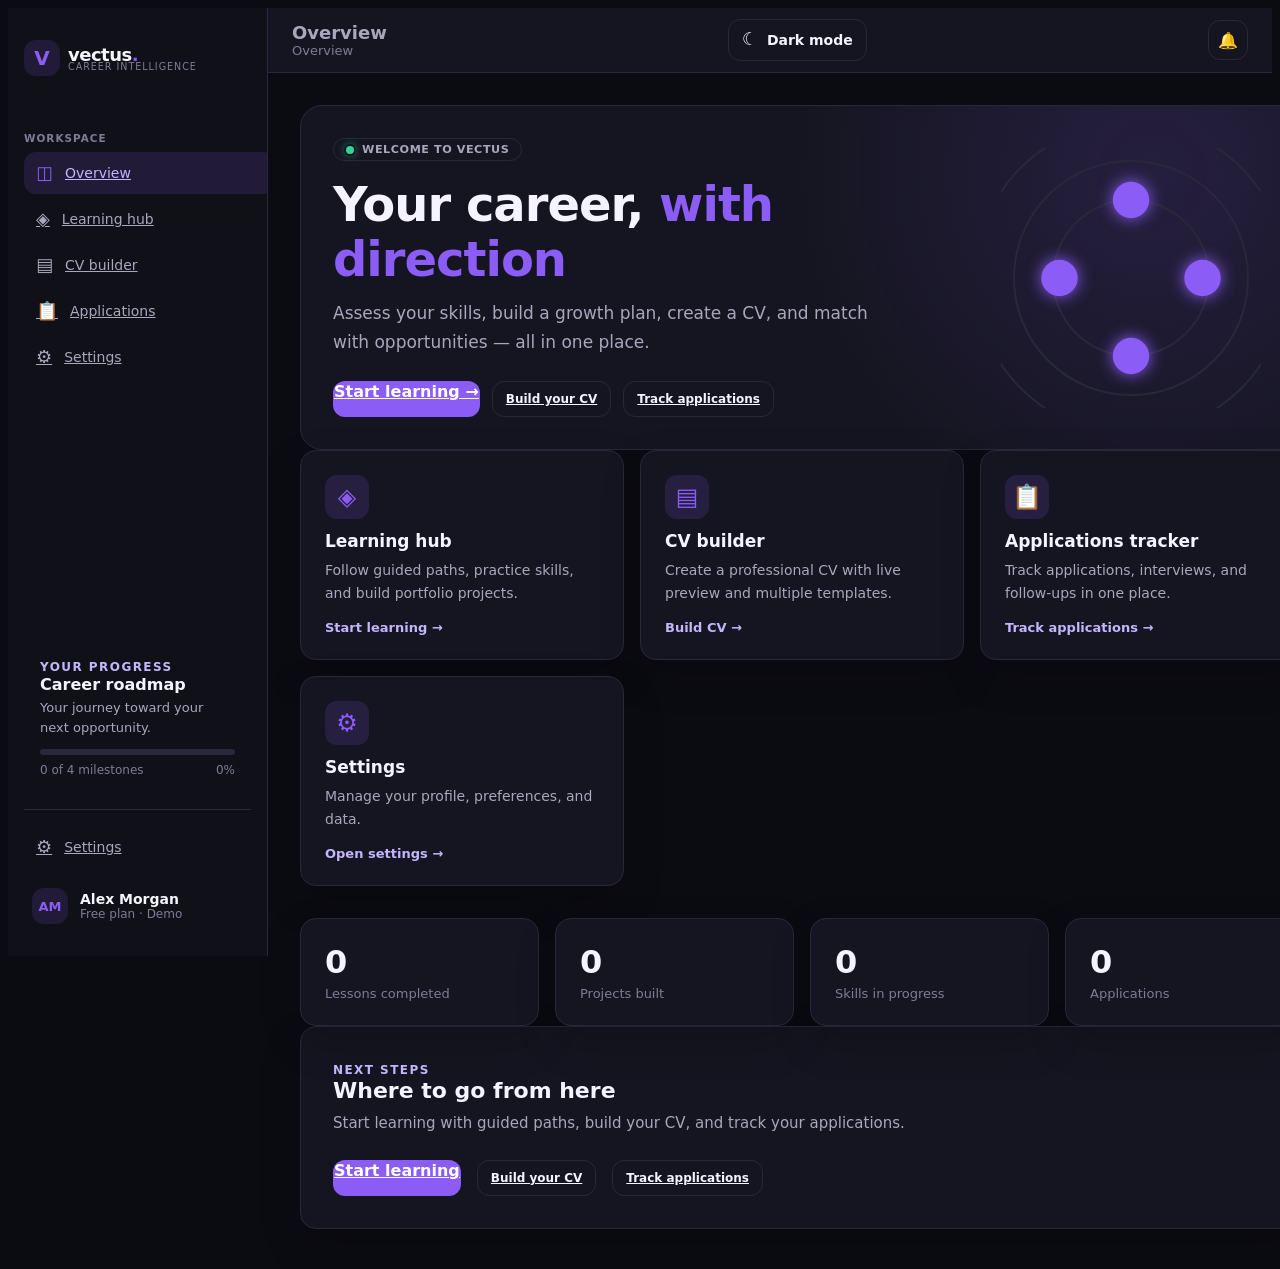
<file: index.html>
<!DOCTYPE html>
<html lang="en">
<head>
  <meta charset="UTF-8">
  <meta name="viewport" content="width=device-width, initial-scale=1.0">
  <meta name="description" content="Vectus helps you develop your skills and find your next career opportunity.">
  <title>Vectus — Career Intelligence</title>
  <link rel="stylesheet" href="style.css">
  <script src="script.js" defer></script>
</head>
<body>
  <div class="page-transition" id="pageTransition" aria-hidden="true">
    <div class="page-transition-spinner"></div>
  </div>
  <div class="app-shell">
    <aside class="sidebar" id="sidebar" role="navigation" aria-label="Main navigation">
      <a class="brand" href="#" data-page="Overview">
        <span class="brand-icon">V</span>
        <span>
          <strong>vectus<span class="accent">.</span></strong>
          <small>CAREER INTELLIGENCE</small>
        </span>
      </a>

      <p class="nav-label">WORKSPACE</p>

      <nav class="navigation" aria-label="Main navigation">
        <a class="nav-item active" href="index.html" data-page="Overview" aria-current="page">
          <span>◫</span> Overview
        </a>
        <a class="nav-item" href="learning.html" data-page="Learning Hub">
          <span>◈</span> Learning hub
        </a>
        <a class="nav-item" href="cv-builder.html" data-page="CV Builder">
          <span>▤</span> CV builder
        </a>
        <a class="nav-item" href="applications.html" data-page="Applications">
          <span>📋</span> Applications
        </a>
        <a class="nav-item" href="settings.html" data-page="Settings">
          <span>⚙</span> Settings
        </a>
      </nav>

      <section class="roadmap-card">
        <span class="eyebrow">YOUR PROGRESS</span>
        <h3>Career roadmap</h3>
        <p>Your journey toward your next opportunity.</p>
        <div class="progress-track">
          <div class="progress-fill" style="width: 0%"></div>
        </div>
        <div class="progress-meta">
          <span>0 of 9 milestones</span>
          <span>0%</span>
        </div>
      </section>

      <div class="sidebar-bottom">
        <a class="nav-item" href="#" data-page="Settings">
          <span>⚙</span> Settings
        </a>
        <div class="user-profile">
          <div class="avatar" id="userAvatar">AM</div>
          <div>
            <strong id="userName">Alex Morgan</strong>
            <small id="userPlan">Free plan · Demo</small>
          </div>
        </div>
      </div>
    </aside>

    <div class="sidebar-overlay" id="sidebarOverlay" aria-hidden="true"></div>

    <main class="main" id="mainContent">
      <header class="topbar">
        <button class="mobile-menu" id="menuToggle" aria-label="Toggle navigation" aria-expanded="false">☰</button>
        <div>
          <p class="page-name" id="pageName">Overview</p>
          <p class="breadcrumb" id="breadcrumb">Overview</p>
        </div>
        <button class="theme-toggle" type="button" data-theme-toggle aria-label="Switch theme" aria-pressed="false">
          <span class="theme-icon" aria-hidden="true">☾</span>
          <span class="theme-label">Dark mode</span>
        </button>
        <button class="notification-button" id="notificationButton" aria-label="Notifications">🔔</button>
      </header>

      <div class="content">
        <section class="hero" aria-labelledby="heroTitle">
          <div class="hero-copy">
            <span class="badge">
              <span class="status-dot" aria-hidden="true"></span>
              WELCOME TO VECTUS
            </span>
            <h1 id="heroTitle">Your career, <span class="accent">with direction</span></h1>
            <p class="hero-text">
              Assess your skills, build a growth plan, create a CV, and match with opportunities — all in one place.
            </p>
            <div class="hero-actions">
              <a class="primary-button" href="learning.html">Start learning →</a>
              <a class="secondary-button" href="cv-builder.html">Build your CV</a>
              <a class="secondary-button" href="applications.html">Track applications</a>
            </div>
          </div>
          <div class="hero-visual" aria-hidden="true">
            <svg viewBox="0 0 200 200" class="orbit-svg">
              <circle cx="100" cy="100" r="60" class="orbit-ring" />
              <circle cx="100" cy="100" r="90" class="orbit-ring" />
              <circle cx="100" cy="100" r="120" class="orbit-ring" />
              <circle cx="100" cy="40" r="14" class="orbit-node" />
              <circle cx="155" cy="100" r="14" class="orbit-node" />
              <circle cx="100" cy="160" r="14" class="orbit-node" />
              <circle cx="45" cy="100" r="14" class="orbit-node" />
            </svg>
          </div>
        </section>

        <section class="overview-grid" id="overviewGrid" aria-label="Vectus features">
          <article class="dashboard-card" data-page="Learning Hub">
            <span class="card-icon">◈</span>
            <h3>Learning hub</h3>
            <p>Follow guided paths, practice skills, and build portfolio projects.</p>
            <span class="card-link">Start learning →</span>
          </article>

          <article class="dashboard-card" data-page="CV Builder">
            <span class="card-icon">▤</span>
            <h3>CV builder</h3>
            <p>Create a professional CV with live preview and multiple templates.</p>
            <span class="card-link">Build CV →</span>
          </article>

          <article class="dashboard-card" data-page="Applications">
            <span class="card-icon">📋</span>
            <h3>Applications tracker</h3>
            <p>Track applications, interviews, and follow-ups in one place.</p>
            <span class="card-link">Track applications →</span>
          </article>

          <article class="dashboard-card" data-page="Settings">
            <span class="card-icon">⚙</span>
            <h3>Settings</h3>
            <p>Manage your profile, preferences, and data.</p>
            <span class="card-link">Open settings →</span>
          </article>
        </section>

        <section class="stat-bar" aria-label="Dashboard statistics">
          <div class="stat-card">
            <strong id="statLearning">0</strong>
            <span>Lessons completed</span>
          </div>
          <div class="stat-card">
            <strong id="statProjects">0</strong>
            <span>Projects built</span>
          </div>
          <div class="stat-card">
            <strong id="statSkills">0</strong>
            <span>Skills in progress</span>
          </div>
          <div class="stat-card">
            <strong id="statApplications">0</strong>
            <span>Applications</span>
          </div>
        </section>

        <section class="panel" id="growth-plan" aria-labelledby="nextStepsTitle">
          <span class="eyebrow">NEXT STEPS</span>
          <h2 id="nextStepsTitle">Where to go from here</h2>
          <p class="muted-text">
            Start learning with guided paths, build your CV, and track your applications.
          </p>
          <div style="margin-top: 20px; display: flex; gap: 16px; flex-wrap: wrap;">
            <a class="primary-button" href="learning.html">Start learning</a>
            <a class="secondary-button" href="cv-builder.html">Build your CV</a>
            <a class="secondary-button" href="applications.html">Track applications</a>
          </div>
        </section>
      </div>
    </main>
  </div>
  <script src="theme.js"></script>
  <script src="toast.js"></script>
</body>
</html>
</file>
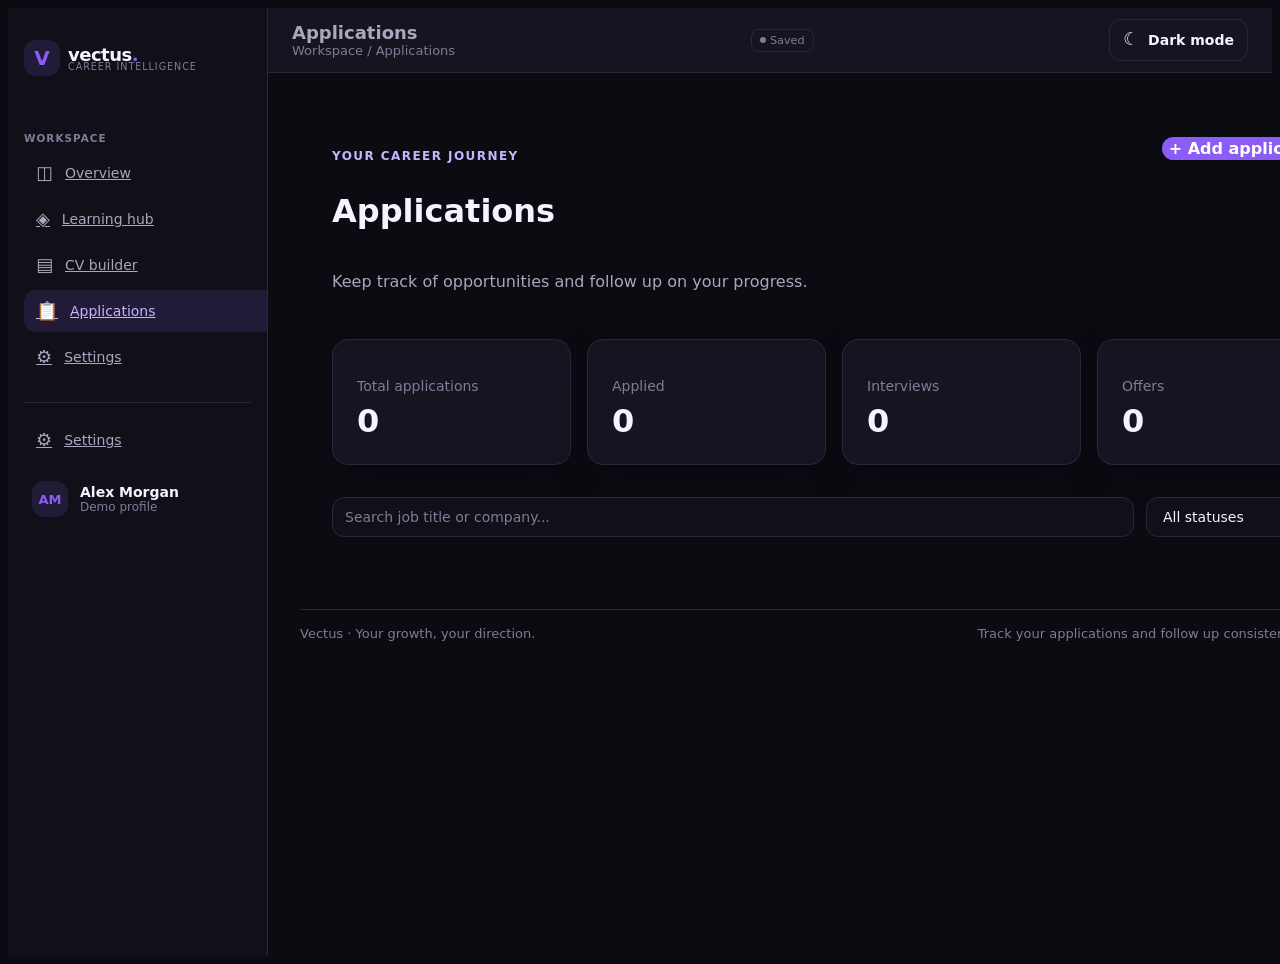
<file: applications.html>
<!DOCTYPE html>
<html lang="en">
<head>
  <meta charset="UTF-8">
  <meta name="viewport" content="width=device-width, initial-scale=1.0">
  <title>Applications | Vectus</title>
  <link rel="stylesheet" href="style.css">
  <script src="applications.js" defer></script>
</head>
<body>
  <div class="page-transition" id="pageTransition" aria-hidden="true">
    <div class="page-transition-spinner"></div>
  </div>
  <div class="app-shell">
    <aside class="sidebar" id="sidebar">
      <a class="brand" href="index.html">
        <span class="brand-icon">V</span>
        <span>
          <strong>vectus<span class="accent">.</span></strong>
          <small>CAREER INTELLIGENCE</small>
        </span>
      </a>

      <p class="nav-label">WORKSPACE</p>

      <nav class="navigation" aria-label="Main navigation">
        <a class="nav-item" href="index.html" data-page="Overview"><span>◫</span> Overview</a>
        <a class="nav-item" href="learning.html" data-page="Learning Hub"><span>◈</span> Learning hub</a>
        <a class="nav-item" href="cv-builder.html" data-page="CV Builder"><span>▤</span> CV builder</a>
        <a class="nav-item active" href="applications.html" data-page="Applications" aria-current="page"><span>📋</span> Applications</a>
        <a class="nav-item" href="settings.html" data-page="Settings"><span>⚙</span> Settings</a>
      </nav>

      <div class="sidebar-bottom">
        <a class="nav-item" href="#" data-page="Settings"><span>⚙</span> Settings</a>
        <div class="user-profile">
          <div class="avatar">AM</div>
          <div>
            <strong>Alex Morgan</strong>
            <small>Demo profile</small>
          </div>
        </div>
      </div>
    </aside>

    <div class="sidebar-overlay" id="sidebarOverlay" aria-hidden="true"></div>

    <main class="main">
      <header class="topbar">
        <button class="mobile-menu" id="menuToggle" aria-label="Toggle navigation">☰</button>
        <div>
          <p class="page-name">Applications</p>
          <p class="breadcrumb">Workspace / Applications</p>
        </div>
        <div class="autosave-indicator" id="autosaveIndicator" aria-live="polite" aria-atomic="true">
          <span class="dot"></span>
          <span class="autosave-text">Saved</span>
        </div>
        <button class="theme-toggle" type="button" data-theme-toggle aria-label="Switch theme" aria-pressed="false">
          <span class="theme-icon" aria-hidden="true">☾</span>
          <span class="theme-label">Dark mode</span>
        </button>
      </header>

      <div class="content">
        <div class="applications-page">
          <header class="applications-header">
            <div>
              <p class="eyebrow">YOUR CAREER JOURNEY</p>
              <h1>Applications</h1>
              <p class="muted-text">Keep track of opportunities and follow up on your progress.</p>
            </div>
            <button class="primary-button" id="open-application-form" type="button">+ Add application</button>
          </header>

          <section class="application-stats" aria-label="Application summary">
            <div class="application-stat">
              <p>Total applications</p>
              <strong id="stat-total">0</strong>
            </div>
            <div class="application-stat">
              <p>Applied</p>
              <strong id="stat-applied">0</strong>
            </div>
            <div class="application-stat">
              <p>Interviews</p>
              <strong id="stat-interview">0</strong>
            </div>
            <div class="application-stat">
              <p>Offers</p>
              <strong id="stat-offer">0</strong>
            </div>
          </section>

          <section class="application-form" id="application-form-panel" hidden>
            <h2 id="application-form-title">Add an application</h2>

            <form id="application-form">
              <div class="application-form-grid">
                <div class="application-field">
                  <label for="job-title">Job title *</label>
                  <input id="job-title" name="jobTitle" required maxlength="120" placeholder="e.g. Junior Frontend Developer">
                </div>

                <div class="application-field">
                  <label for="company-name">Company *</label>
                  <input id="company-name" name="company" required maxlength="120" placeholder="e.g. Example Company">
                </div>

                <div class="application-field">
                  <label for="application-status">Status</label>
                  <select id="application-status" name="status">
                    <option value="Saved">Saved</option>
                    <option value="Applied">Applied</option>
                    <option value="Interview">Interview</option>
                    <option value="Offer">Offer</option>
                    <option value="Rejected">Rejected</option>
                  </select>
                </div>

                <div class="application-field">
                  <label for="application-date">Date applied / saved</label>
                  <input id="application-date" name="date" type="date">
                </div>

                <div class="application-field full-width">
                  <label for="application-link">Job link (optional)</label>
                  <input id="application-link" name="link" type="url" placeholder="https://example.com/job">
                </div>

                <div class="application-field full-width">
                  <label for="application-notes">Notes (optional)</label>
                  <textarea id="application-notes" name="notes" rows="3" maxlength="1000" placeholder="Recruiter contact, next steps, or interview notes"></textarea>
                </div>
              </div>

              <div style="display: flex; gap: 12px; margin-top: 18px; flex-wrap: wrap;">
                <button class="primary-button application-submit" type="submit">Save application</button>
                <button class="secondary-button application-cancel" id="cancel-application-form" type="button">Cancel</button>
              </div>
            </form>
          </section>

          <section aria-label="Filter applications">
            <div class="application-toolbar">
              <input id="application-search" type="search" placeholder="Search job title or company..." aria-label="Search applications">
              <select id="application-filter" aria-label="Filter by status">
                <option value="All">All statuses</option>
                <option value="Saved">Saved</option>
                <option value="Applied">Applied</option>
                <option value="Interview">Interview</option>
                <option value="Offer">Offer</option>
                <option value="Rejected">Rejected</option>
              </select>
            </div>
          </section>

          <section id="application-list" class="application-list" aria-live="polite" aria-label="Your applications"></section>
        </div>

        <footer class="page-footer">
          <span>Vectus · Your growth, your direction.</span>
          <span>Track your applications and follow up consistently.</span>
        </footer>
      </div>
    </main>
  </div>
  <script src="theme.js"></script>
  <script src="toast.js"></script>
</body>
</html>
</file>
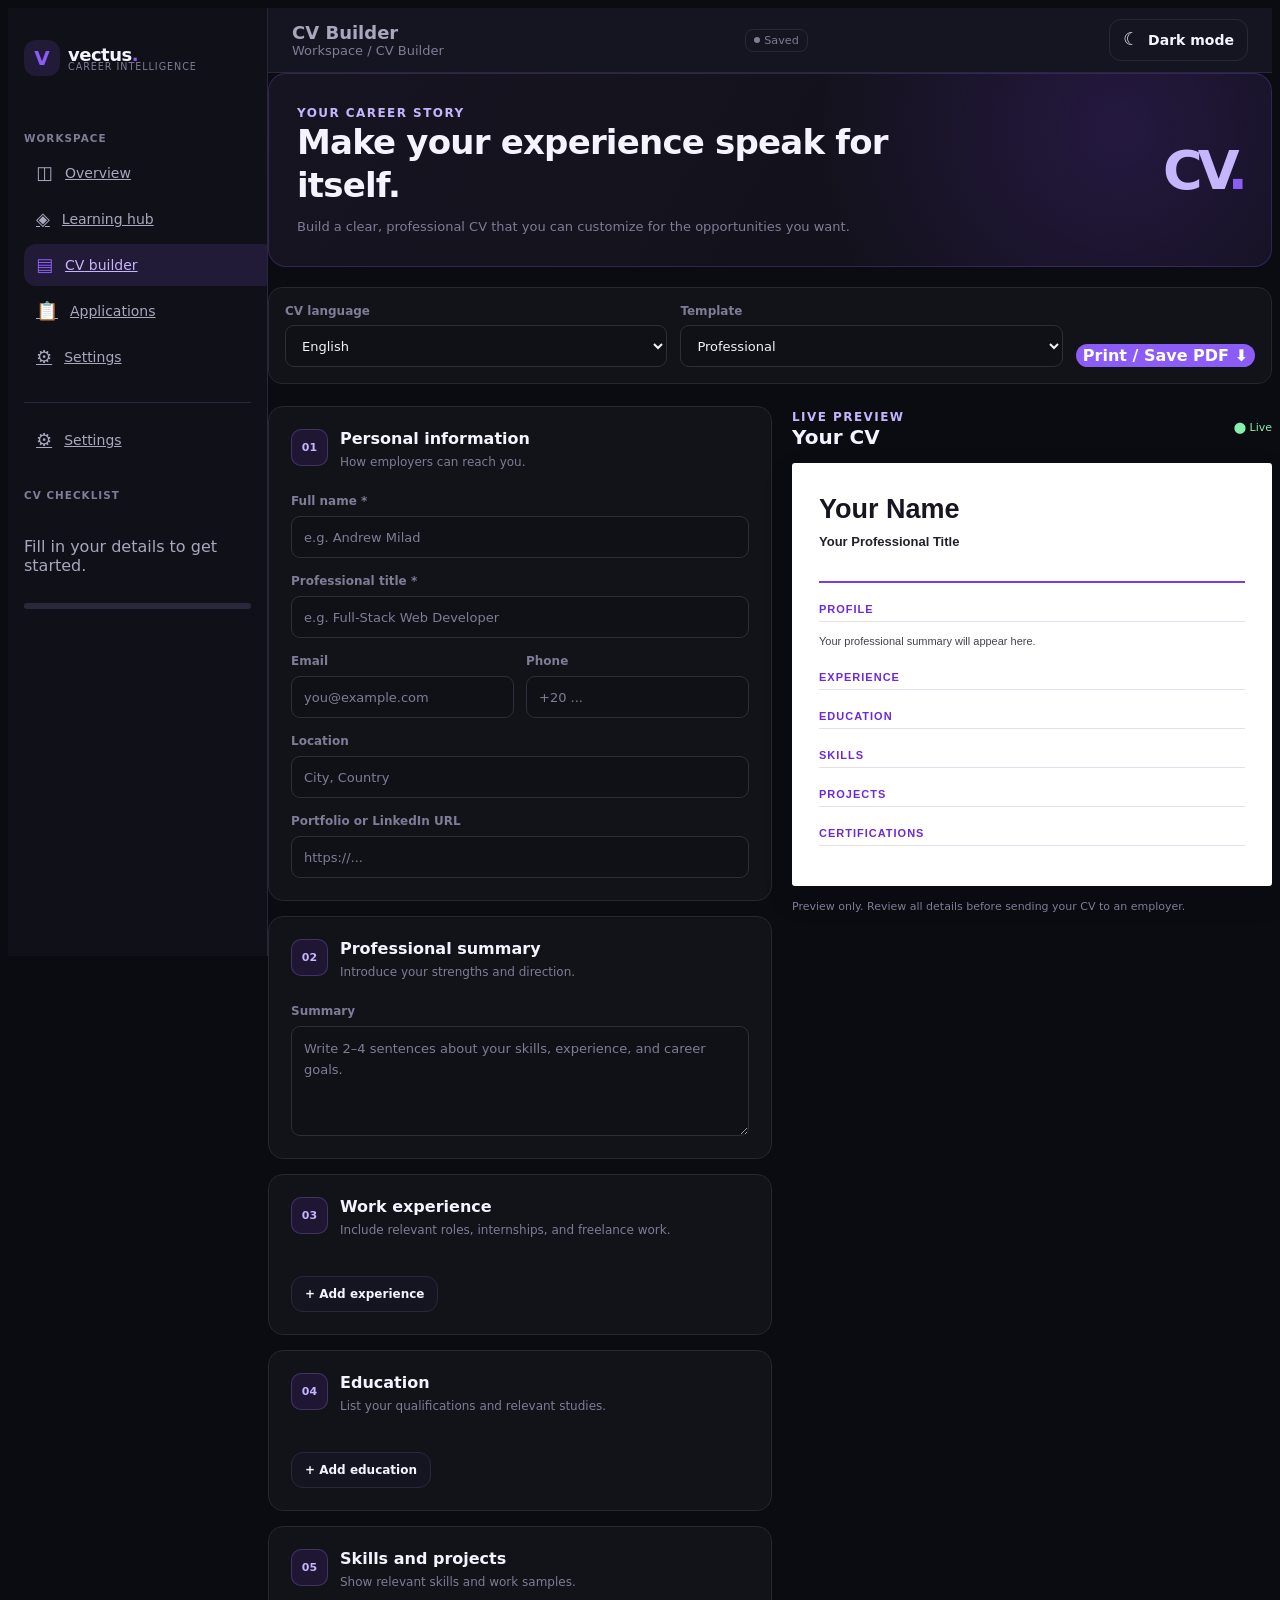
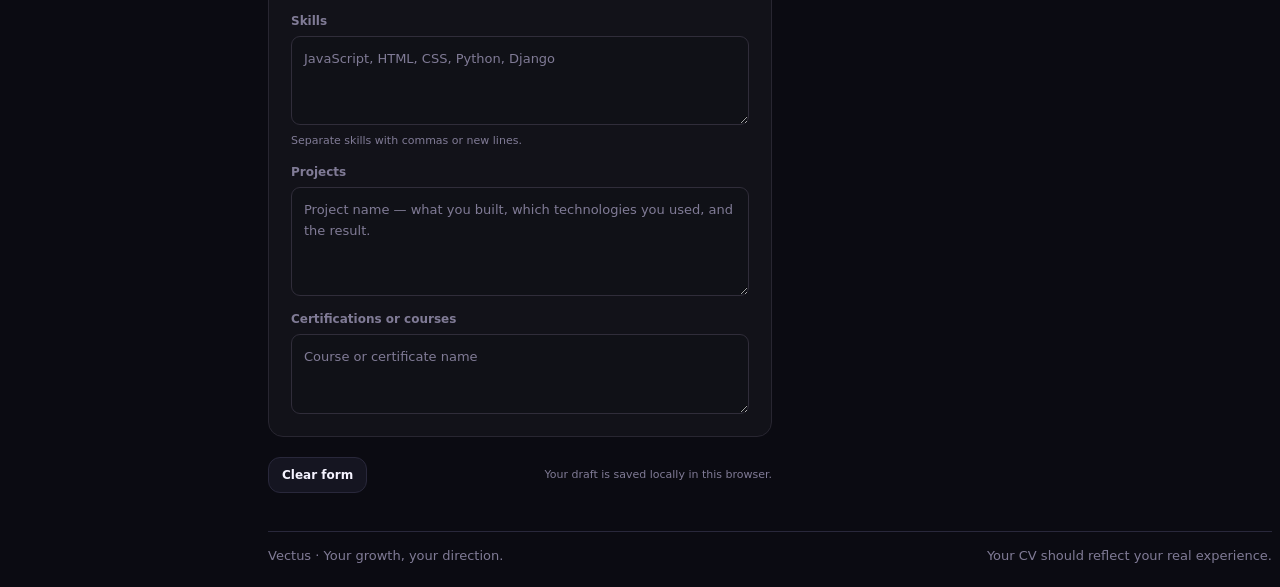
<file: cv-builder.html>
﻿<!DOCTYPE html>
<html lang="en">
<head>
  <meta charset="UTF-8">
  <meta name="viewport" content="width=device-width, initial-scale=1.0">
  <meta name="description" content="Create and preview your professional CV with Vectus.">
  <title>CV Builder | Vectus</title>
  <link rel="stylesheet" href="style.css">
  <script src="cv-builder.js" defer></script>
</head>
<body>
  <div class="page-transition" id="pageTransition" aria-hidden="true">
    <div class="page-transition-spinner"></div>
  </div>
  <div class="app-shell">
    <aside class="sidebar" id="sidebar">
      <a class="brand" href="index.html">
        <span class="brand-icon">V</span>
        <span>
          <strong>vectus<span class="accent">.</span></strong>
          <small>CAREER INTELLIGENCE</small>
        </span>
      </a>

      <p class="nav-label">WORKSPACE</p>

      <nav class="navigation" aria-label="Main navigation">
        <a class="nav-item" href="index.html" data-page="Overview"><span>◫</span> Overview</a>
        <a class="nav-item" href="learning.html" data-page="Learning Hub"><span>◈</span> Learning hub</a>
        <a class="nav-item active" href="cv-builder.html" data-page="CV Builder" aria-current="page"><span>▤</span> CV builder</a>
        <a class="nav-item" href="applications.html" data-page="Applications"><span>📋</span> Applications</a>
        <a class="nav-item" href="settings.html" data-page="Settings"><span>⚙</span> Settings</a>
      </nav>

      <div class="sidebar-bottom">
        <a class="nav-item" href="settings.html" data-page="Settings">
          <span>⚙</span> Settings
        </a>
        <div class="nav-label">CV CHECKLIST</div>
        <p class="muted-text" id="cvChecklistText">Fill in your details to get started.</p>
        <div class="progress-track"><div id="cvProgressBar"></div></div>
      </div>
    </aside>

    <div class="sidebar-overlay" id="sidebarOverlay" aria-hidden="true"></div>

    <main class="main">
      <header class="topbar">
        <button class="mobile-menu" id="menuToggle" aria-label="Toggle navigation">☰</button>
        <div>
          <p class="page-name">CV Builder</p>
          <p class="breadcrumb">Workspace / CV Builder</p>
        </div>
        <div class="autosave-indicator" id="autosaveIndicator" aria-live="polite" aria-atomic="true">
          <span class="dot"></span>
          <span class="autosave-text">Saved</span>
        </div>
        <button class="theme-toggle" type="button" data-theme-toggle aria-label="Switch theme" aria-pressed="false">
          <span class="theme-icon" aria-hidden="true">☾</span>
          <span class="theme-label">Dark mode</span>
        </button>
      </header>

      <section class="cv-intro">
        <div>
          <span class="eyebrow">YOUR CAREER STORY</span>
          <h2>Make your experience speak for itself.</h2>
          <p>Build a clear, professional CV that you can customize for the opportunities you want.</p>
        </div>
        <div class="cv-intro-mark" aria-hidden="true">CV<span>.</span></div>
      </section>

      <section class="cv-toolbar" aria-label="CV settings">
        <div>
          <label for="cvLanguage">CV language</label>
          <select id="cvLanguage">
            <option value="en">English</option>
            <option value="ar">العربية — Arabic</option>
          </select>
        </div>
        <div>
          <label for="cvTemplate">Template</label>
          <select id="cvTemplate">
            <option value="classic">Professional</option>
            <option value="modern">Modern</option>
          </select>
        </div>
        <button class="primary-button" id="printCv" type="button">Print / Save PDF ⬇</button>
      </section>

      <div class="cv-workspace">
        <section class="cv-editor">
          <form id="cvForm">
            <div class="cv-form-section">
              <div class="cv-form-heading">
                <span class="cv-step">01</span>
                <div><h2>Personal information</h2><p>How employers can reach you.</p></div>
              </div>

              <div class="cv-fields">
                <div class="cv-field full-width">
                  <label for="fullName">Full name *</label>
                  <input id="fullName" name="fullName" placeholder="e.g. Andrew Milad" required>
                </div>
                <div class="cv-field full-width">
                  <label for="professionalTitle">Professional title *</label>
                  <input id="professionalTitle" name="professionalTitle" placeholder="e.g. Full-Stack Web Developer" required>
                </div>
                <div class="cv-field">
                  <label for="email">Email</label>
                  <input id="email" name="email" type="email" placeholder="you@example.com">
                </div>
                <div class="cv-field">
                  <label for="phone">Phone</label>
                  <input id="phone" name="phone" type="tel" placeholder="+20 ...">
                </div>
                <div class="cv-field full-width">
                  <label for="location">Location</label>
                  <input id="location" name="location" placeholder="City, Country">
                </div>
                <div class="cv-field full-width">
                  <label for="website">Portfolio or LinkedIn URL</label>
                  <input id="website" name="website" type="url" placeholder="https://...">
                </div>
              </div>
            </div>

            <div class="cv-form-section">
              <div class="cv-form-heading">
                <span class="cv-step">02</span>
                <div><h2>Professional summary</h2><p>Introduce your strengths and direction.</p></div>
              </div>
              <div class="cv-field">
                <label for="summary">Summary</label>
                <textarea id="summary" name="summary" rows="4" placeholder="Write 2–4 sentences about your skills, experience, and career goals."></textarea>
              </div>
            </div>

            <div class="cv-form-section">
              <div class="cv-form-heading">
                <span class="cv-step">03</span>
                <div><h2>Work experience</h2><p>Include relevant roles, internships, and freelance work.</p></div>
              </div>
              <div id="experienceList" class="cv-entry-list"></div>
              <button class="secondary-button" type="button" id="addExperience">+ Add experience</button>
            </div>

            <div class="cv-form-section">
              <div class="cv-form-heading">
                <span class="cv-step">04</span>
                <div><h2>Education</h2><p>List your qualifications and relevant studies.</p></div>
              </div>
              <div id="educationList" class="cv-entry-list"></div>
              <button class="secondary-button" type="button" id="addEducation">+ Add education</button>
            </div>

            <div class="cv-form-section">
              <div class="cv-form-heading">
                <span class="cv-step">05</span>
                <div><h2>Skills and projects</h2><p>Show relevant skills and work samples.</p></div>
              </div>
              <div class="cv-field">
                <label for="skills">Skills</label>
                <textarea id="skills" name="skills" rows="3" placeholder="JavaScript, HTML, CSS, Python, Django"></textarea>
                <span class="cv-hint">Separate skills with commas or new lines.</span>
              </div>
              <div class="cv-field">
                <label for="projects">Projects</label>
                <textarea id="projects" name="projects" rows="4" placeholder="Project name — what you built, which technologies you used, and the result."></textarea>
              </div>
              <div class="cv-field">
                <label for="certifications">Certifications or courses</label>
                <textarea id="certifications" name="certifications" rows="2" placeholder="Course or certificate name"></textarea>
              </div>
            </div>

            <div class="cv-editor-actions">
              <button class="secondary-button" id="clearCv" type="button">Clear form</button>
              <span class="cv-hint">Your draft is saved locally in this browser.</span>
            </div>
          </form>
        </section>

        <section class="cv-preview-column">
          <div class="cv-preview-heading">
            <div><span class="eyebrow">LIVE PREVIEW</span><h2>Your CV</h2></div>
            <span class="cv-live-indicator">⬤ Live</span>
          </div>

          <article class="cv-paper" id="cvPaper">
            <header class="cv-paper-header">
              <h1 id="previewName">Your Name</h1>
              <p class="cv-paper-title" id="previewTitle">Your Professional Title</p>
              <div class="cv-contact" id="previewContact"></div>
            </header>
            <section class="cv-paper-section" id="previewSummarySection">
              <h2 data-en="PROFILE" data-ar="الملخص المهني">PROFILE</h2>
              <p id="previewSummary">Your professional summary will appear here.</p>
            </section>
            <section class="cv-paper-section" id="previewExperienceSection">
              <h2 data-en="EXPERIENCE" data-ar="الخبرات العملية">EXPERIENCE</h2>
              <div id="previewExperience"></div>
            </section>
            <section class="cv-paper-section" id="previewEducationSection">
              <h2 data-en="EDUCATION" data-ar="التعليم">EDUCATION</h2>
              <div id="previewEducation"></div>
            </section>
            <section class="cv-paper-section" id="previewSkillsSection">
              <h2 data-en="SKILLS" data-ar="المهارات">SKILLS</h2>
              <div id="previewSkills"></div>
            </section>
            <section class="cv-paper-section" id="previewProjectsSection">
              <h2 data-en="PROJECTS" data-ar="المشاريع">PROJECTS</h2>
              <p id="previewProjects"></p>
            </section>
            <section class="cv-paper-section" id="previewCertificationsSection">
              <h2 data-en="CERTIFICATIONS" data-ar="الشهادات والدورات">CERTIFICATIONS</h2>
              <p id="previewCertifications"></p>
            </section>
          </article>
          <p class="cv-preview-note">Preview only. Review all details before sending your CV to an employer.</p>
        </section>
      </div>

<footer class="page-footer">
        <span>Vectus · Your growth, your direction.</span>
        <span>Your CV should reflect your real experience.</span>
      </footer>
    </main>
  </div>
  <script src="theme.js"></script>
  <script src="toast.js"></script>
</body>
</html>
</file>
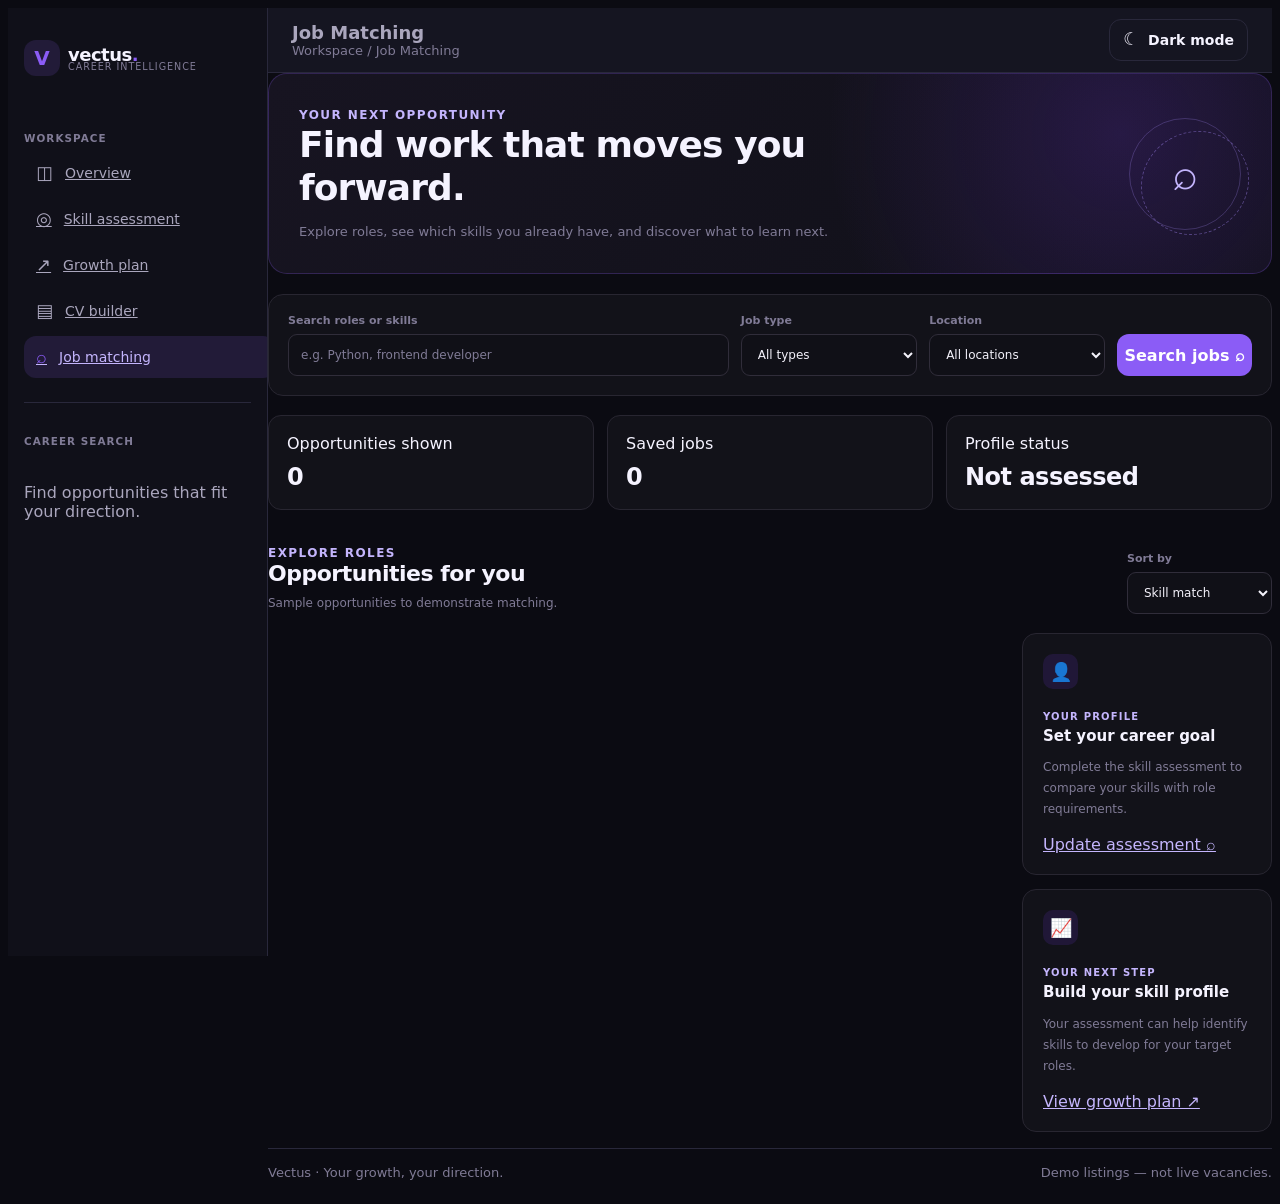
<file: jobs.html>
﻿<!DOCTYPE html>
<html lang="en">
<head>
  <meta charset="UTF-8">
  <meta name="viewport" content="width=device-width, initial-scale=1.0">
  <meta name="description" content="Explore career opportunities and compare job requirements with your skills on Vectus.">
  <title>Job Matching | Vectus</title>
  <link rel="stylesheet" href="style.css">
  <script src="jobs.js" defer></script>
</head>
<body>
  <div class="page-transition" id="pageTransition" aria-hidden="true">
    <div class="page-transition-spinner"></div>
  </div>
  <div class="app-shell">
    <aside class="sidebar" id="sidebar">
      <a class="brand" href="index.html">
        <span class="brand-icon">V</span>
        <span>
          <strong>vectus<span class="accent">.</span></strong>
          <small>CAREER INTELLIGENCE</small>
        </span>
      </a>

      <p class="nav-label">WORKSPACE</p>

      <nav class="navigation" aria-label="Main navigation">
        <a class="nav-item" href="index.html" data-page="Overview"><span>◫</span> Overview</a>
        <a class="nav-item" href="assessment.html" data-page="Skill Assessment"><span>◎</span> Skill assessment</a>
        <a class="nav-item" href="growth-plan.html" data-page="Growth Plan"><span>↗</span> Growth plan</a>
        <a class="nav-item" href="cv-builder.html" data-page="CV Builder"><span>▤</span> CV builder</a>
        <a class="nav-item active" href="jobs.html" data-page="Find Jobs" aria-current="page"><span>⌕</span> Job matching</a>
      </nav>

      <div class="sidebar-bottom">
        <p class="nav-label">CAREER SEARCH</p>
        <p class="muted-text">Find opportunities that fit your direction.</p>
      </div>
    </aside>

    <div class="sidebar-overlay" id="sidebarOverlay" aria-hidden="true"></div>

    <main class="main">
      <header class="topbar">
        <button class="mobile-menu" id="menuToggle" aria-label="Toggle navigation">☰</button>
        <div>
          <p class="page-name">Job Matching</p>
          <p class="breadcrumb">Workspace / Job Matching</p>
        </div>
        <button class="theme-toggle" type="button" data-theme-toggle aria-label="Switch theme" aria-pressed="false">
          <span class="theme-icon" aria-hidden="true">☾</span>
          <span class="theme-label">Dark mode</span>
        </button>
      </header>

      <section class="jobs-hero">
        <div class="jobs-hero-copy">
          <span class="eyebrow">YOUR NEXT OPPORTUNITY</span>
          <h2>Find work that moves you forward.</h2>
          <p>Explore roles, see which skills you already have, and discover what to learn next.</p>
        </div>
        <div class="jobs-hero-icon" aria-hidden="true">
          <span>⌕</span>
          <div class="jobs-hero-orbit"></div>
        </div>
      </section>

      <section class="job-search-panel" aria-label="Search and filter jobs">
        <form id="jobSearchForm">
          <div class="job-search-input">
            <label for="jobSearch">Search roles or skills</label>
            <input id="jobSearch" type="search" placeholder="e.g. Python, frontend developer">
          </div>
          <div class="job-filter-field">
            <label for="jobType">Job type</label>
            <select id="jobType">
              <option value="all">All types</option>
              <option value="Full-time">Full-time</option>
              <option value="Part-time">Part-time</option>
              <option value="Internship">Internship</option>
              <option value="Freelance">Freelance</option>
            </select>
          </div>
          <div class="job-filter-field">
            <label for="jobLocation">Location</label>
            <select id="jobLocation">
              <option value="all">All locations</option>
              <option value="Remote">Remote</option>
              <option value="Hybrid">Hybrid</option>
              <option value="On-site">On-site</option>
            </select>
          </div>
          <button class="primary-button job-search-button" type="submit">Search jobs ⌕</button>
        </form>
      </section>

      <section class="job-overview">
        <div class="job-overview-item">
          <span class="stat-label">Opportunities shown</span>
          <strong id="jobCount">0</strong>
        </div>
        <div class="job-overview-item">
          <span class="stat-label">Saved jobs</span>
          <strong id="savedJobCount">0</strong>
        </div>
        <div class="job-overview-item">
          <span class="stat-label">Profile status</span>
          <strong id="profileStatus">Not assessed</strong>
        </div>
      </section>

      <section class="job-results-section">
        <div class="job-results-heading">
          <div>
            <span class="eyebrow">EXPLORE ROLES</span>
            <h2>Opportunities for you</h2>
            <p id="resultsDescription">Sample opportunities to demonstrate matching.</p>
          </div>
          <div class="job-sort">
            <label for="jobSort">Sort by</label>
            <select id="jobSort">
              <option value="match">Skill match</option>
              <option value="title">Job title</option>
            </select>
          </div>
        </div>

        <div class="job-layout">
          <div class="job-list" id="jobList" aria-live="polite"></div>

          <aside class="job-side-column">
            <div class="job-profile-card">
              <span class="job-side-icon">👤</span>
              <span class="eyebrow">YOUR PROFILE</span>
              <h3 id="profileRole">Set your career goal</h3>
              <p id="profileSummary">Complete the skill assessment to compare your skills with role requirements.</p>
              <a href="assessment.html" class="text-link">Update assessment ⌕</a>
            </div>

            <div class="job-profile-card">
              <span class="job-side-icon">📈</span>
              <span class="eyebrow">YOUR NEXT STEP</span>
              <h3 id="skillGapTitle">Build your skill profile</h3>
              <p id="skillGapDescription">Your assessment can help identify skills to develop for your target roles.</p>
              <a href="growth-plan.html" class="text-link">View growth plan ↗</a>
            </div>
          </aside>
        </div>

        <div class="job-empty-state" id="jobEmptyState" hidden>
          <span class="job-empty-symbol">🔍</span>
          <h3>No matching opportunities</h3>
          <p>Try a different keyword or change your filters.</p>
          <button class="secondary-button" id="resetJobFilters" type="button">Clear filters</button>
        </div>
      </section>

      <footer class="page-footer">
        <span>Vectus · Your growth, your direction.</span>
        <span>Demo listings — not live vacancies.</span>
      </footer>
    </main>
  </div>

<dialog class="job-detail-dialog" id="jobDetailDialog">
    <div class="job-detail-content">
      <button class="job-detail-close" id="closeJobDetail" type="button" aria-label="Close details">×</button>
      <span class="eyebrow">ROLE DETAILS</span>
      <div id="jobDetailBody"></div>
    </div>
  </dialog>
  <script src="theme.js"></script>
  <script src="toast.js"></script>
</body>
</html>
</file>
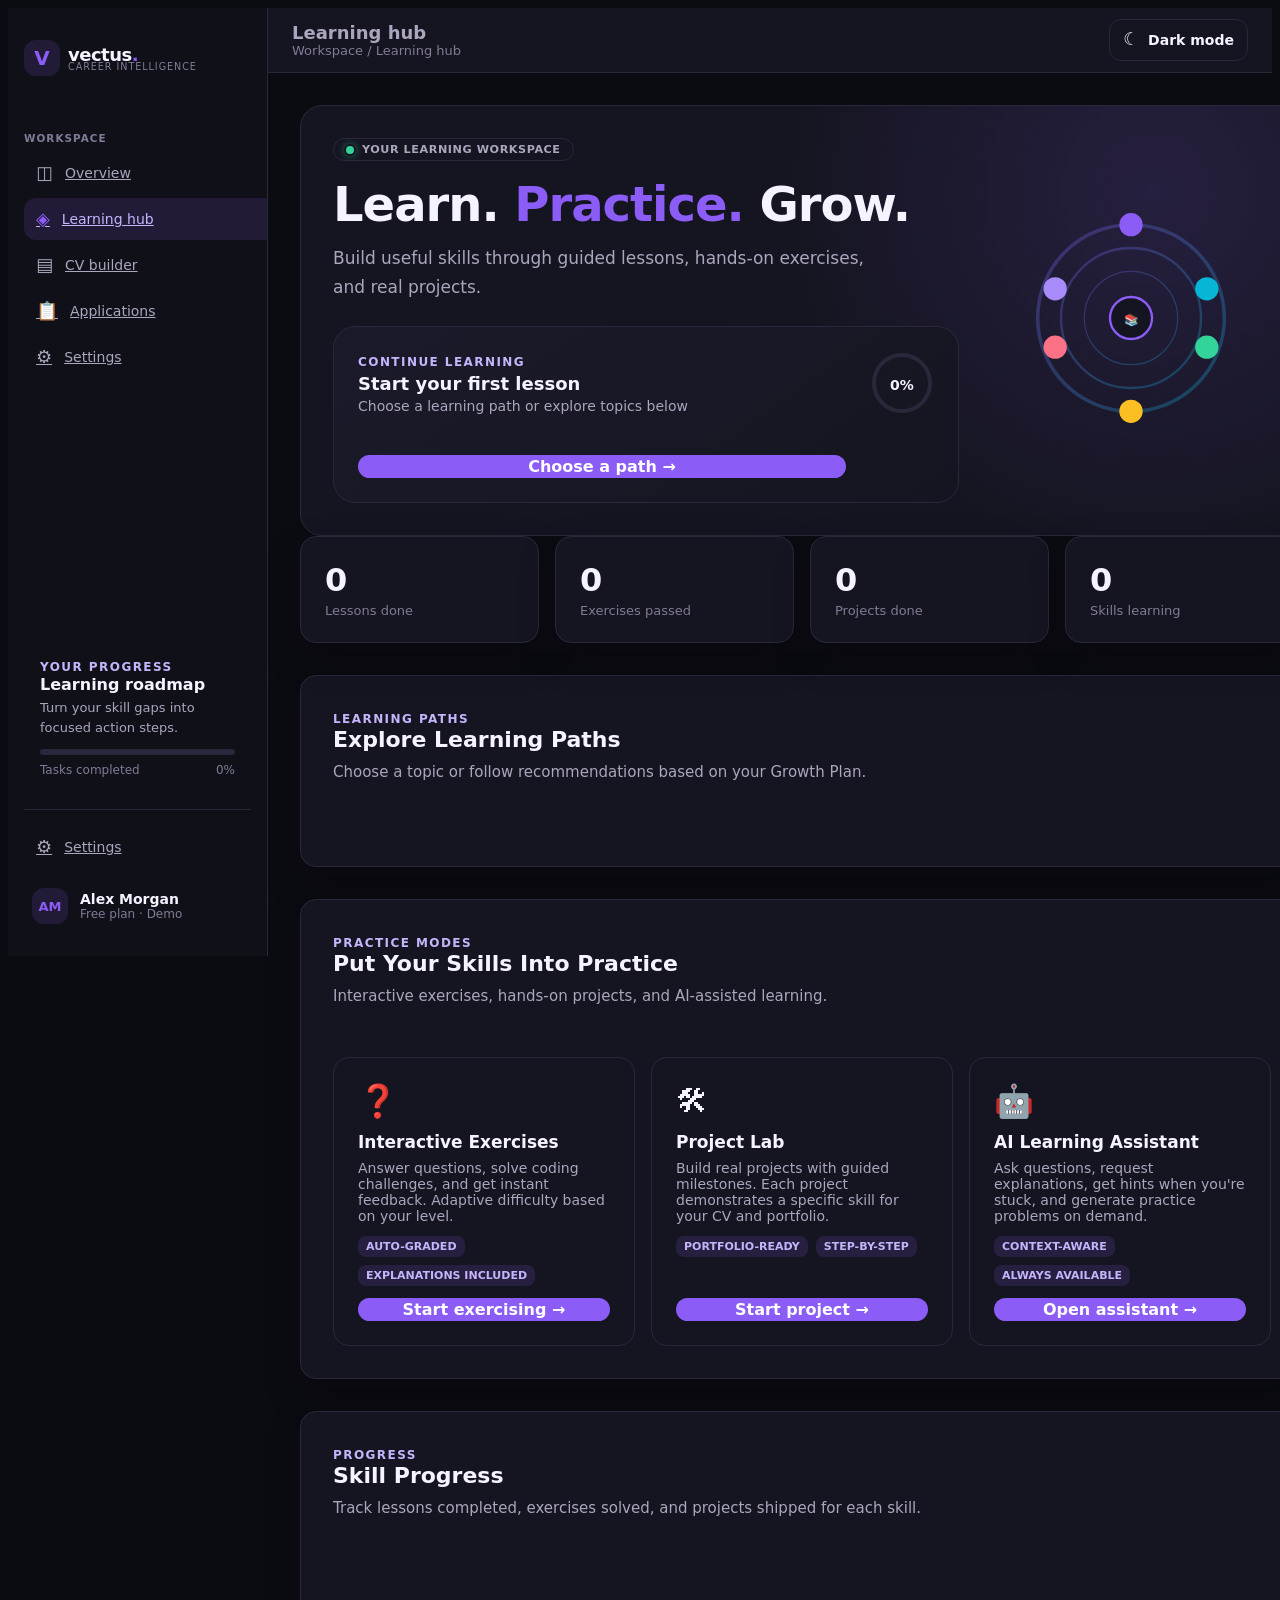
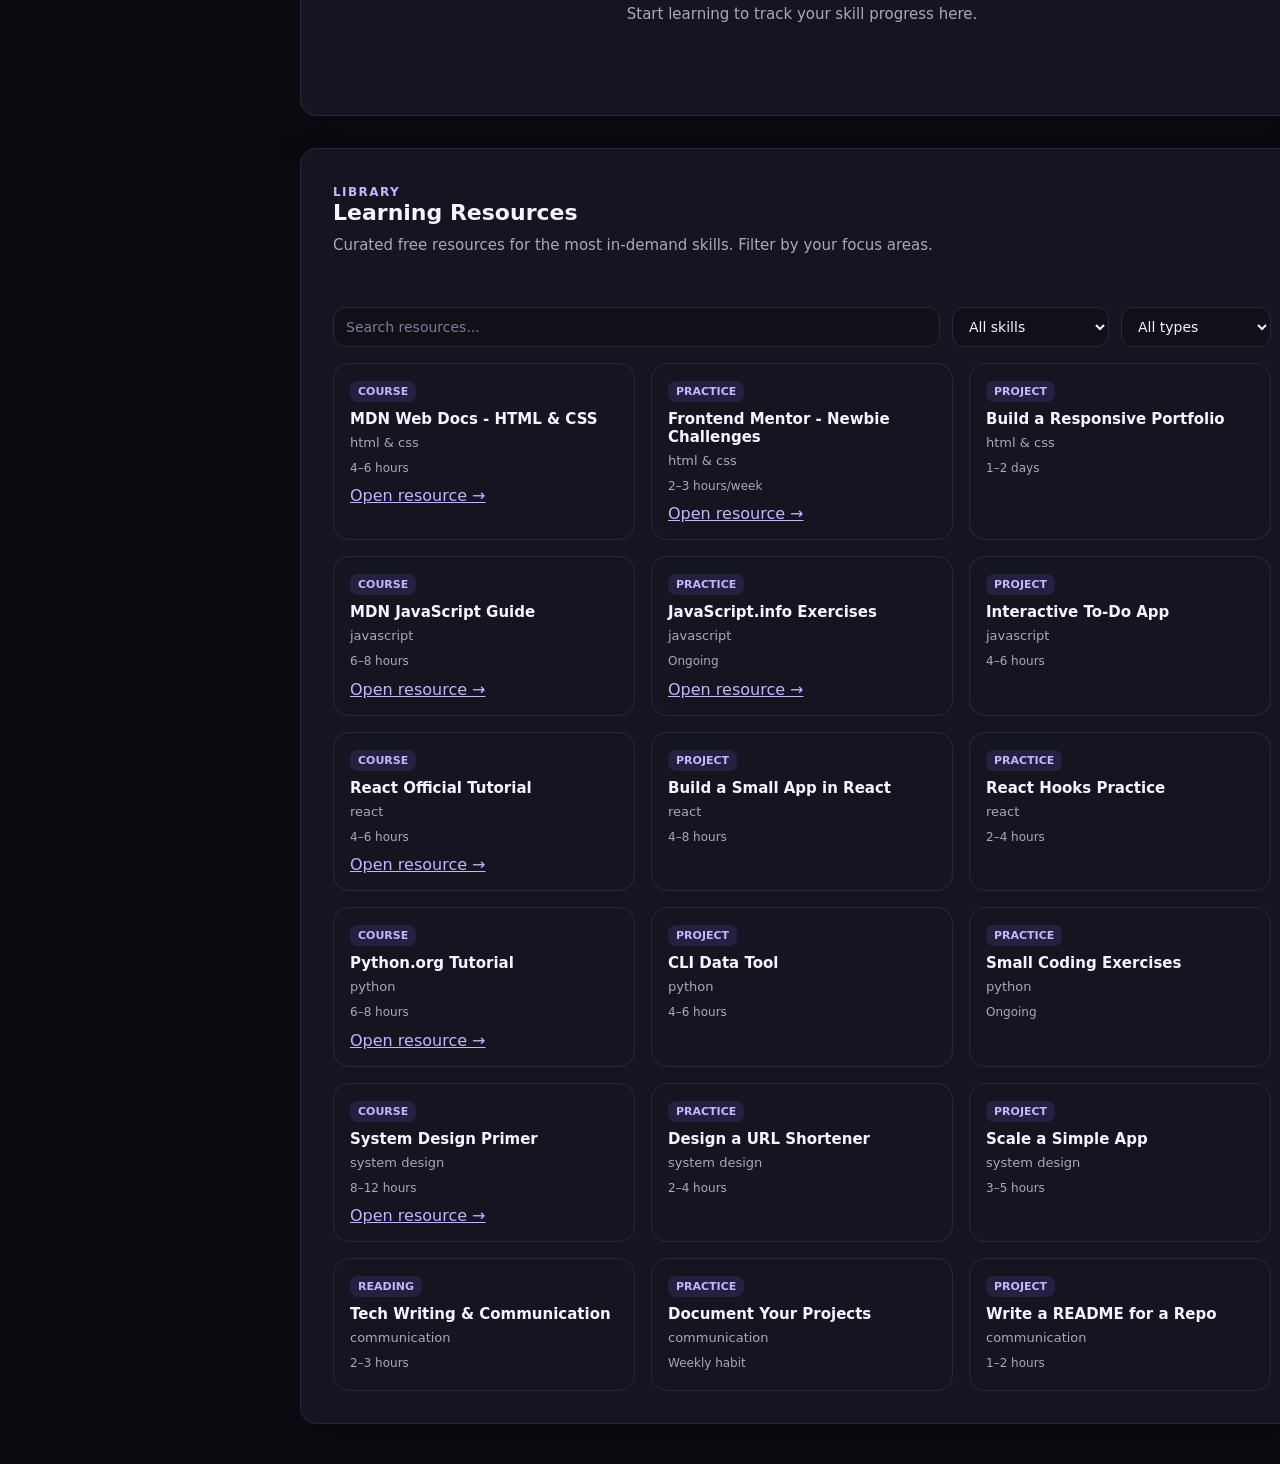
<file: learning.html>
<!DOCTYPE html>
<html lang="en">
<head>
  <meta charset="UTF-8">
  <meta name="viewport" content="width=device-width, initial-scale=1.0">
  <meta name="description" content="Learn and practice skills with guided lessons, exercises, and projects">
  <title>Learning Hub — Vectus</title>
  <link rel="stylesheet" href="style.css">
  <script src="learning.js" defer></script>
</head>
<body>
  <div class="page-transition" id="pageTransition" aria-hidden="true">
    <div class="page-transition-spinner"></div>
  </div>
  <div class="app-shell">
    <aside class="sidebar" id="sidebar" role="navigation" aria-label="Main navigation">
      <a class="brand" href="index.html">
        <span class="brand-icon">V</span>
        <span>
          <strong>vectus<span class="accent">.</span></strong>
          <small>CAREER INTELLIGENCE</small>
        </span>
      </a>

      <p class="nav-label">WORKSPACE</p>

      <nav class="navigation" aria-label="Main navigation">
        <a class="nav-item" href="index.html" data-page="Overview">
          <span>◫</span> Overview
        </a>
        <a class="nav-item active" href="learning.html" data-page="Learning Hub" aria-current="page">
          <span>◈</span> Learning hub
        </a>
        <a class="nav-item" href="cv-builder.html" data-page="CV Builder">
          <span>▤</span> CV builder
        </a>
        <a class="nav-item" href="applications.html" data-page="Applications">
          <span>📋</span> Applications
        </a>
        <a class="nav-item" href="settings.html" data-page="Settings">
          <span>⚙</span> Settings
        </a>
      </nav>

      <section class="roadmap-card" id="sidebarProgress">
        <span class="eyebrow">YOUR PROGRESS</span>
        <h3>Learning roadmap</h3>
        <p>Turn your skill gaps into focused action steps.</p>
        <div class="progress-track">
          <div class="progress-fill" id="planProgress" style="width: 0%"></div>
        </div>
        <div class="progress-meta">
          <span>Tasks completed</span>
          <span id="progressLabel">0%</span>
        </div>
      </section>

      <div class="sidebar-bottom">
        <a class="nav-item" href="settings.html" data-page="Settings">
          <span>⚙</span> Settings
        </a>
        <div class="user-profile">
          <div class="avatar" id="userAvatar">AM</div>
          <div>
            <strong id="userName">Alex Morgan</strong>
            <small id="userPlan">Free plan · Demo</small>
          </div>
        </div>
      </div>
    </aside>

    <div class="sidebar-overlay" id="sidebarOverlay" aria-hidden="true"></div>

    <main class="main">
    <header class="topbar">
      <button class="mobile-menu" id="menuToggle" aria-label="Toggle navigation">☰</button>
      <div>
        <p class="page-name">Learning hub</p>
        <p class="breadcrumb">Workspace / Learning hub</p>
      </div>
      <button class="theme-toggle" type="button" data-theme-toggle aria-label="Switch theme" aria-pressed="false">
        <span class="theme-icon" aria-hidden="true">☾</span>
        <span class="theme-label">Dark mode</span>
      </button>
    </header>

    <div class="content">
      <!-- Hero / Continue Learning Section -->
      <section class="hero learning-hero" aria-labelledby="learningHeroTitle">
        <div class="hero-copy">
          <span class="badge">
            <span class="status-dot" aria-hidden="true"></span>
            YOUR LEARNING WORKSPACE
          </span>
          <h1 id="learningHeroTitle">Learn. <span class="accent">Practice.</span> Grow.</h1>
          <p class="hero-text">
            Build useful skills through guided lessons, hands-on exercises, and real projects.
          </p>
          <div class="continue-learning" id="continueLearning">
            <div class="continue-card">
              <div class="continue-info">
                <span class="eyebrow">CONTINUE LEARNING</span>
                <h3 id="continueTitle">Start your first lesson</h3>
                <p class="muted-text" id="continueDesc">Choose a learning path or explore topics below</p>
              </div>
              <div class="continue-progress">
                <div class="progress-ring-wrapper" id="continueProgressRing">
                  <svg class="progress-ring" width="64" height="64" viewBox="0 0 64 64">
                    <circle class="progress-ring-bg" cx="32" cy="32" r="28" />
                    <circle class="progress-ring-fill" cx="32" cy="32" r="28" />
                  </svg>
                  <span class="progress-ring-value" id="continueProgressValue">0%</span>
                </div>
              </div>
              <button class="primary-button" id="continueBtn" style="margin-top: var(--space-3); width: 100%;">
                Choose a path →
              </button>
            </div>
          </div>
        </div>
        <div class="hero-visual" aria-hidden="true">
          <div class="learning-visual">
            <svg viewBox="0 0 240 240" class="learning-svg">
              <defs>
                <linearGradient id="learningGradient" x1="0%" y1="0%" x2="100%" y2="100%">
                  <stop offset="0%" stop-color="#8b5cf6" stop-opacity="0.3"/>
                  <stop offset="100%" stop-color="#06b6d4" stop-opacity="0.3"/>
                </linearGradient>
              </defs>
              <circle cx="120" cy="120" r="80" class="learning-ring" stroke="url(#learningGradient)" stroke-width="3"/>
              <circle cx="120" cy="120" r="60" class="learning-ring" stroke="url(#learningGradient)" stroke-width="2"/>
              <circle cx="120" cy="120" r="40" class="learning-ring" stroke="url(#learningGradient)" stroke-width="1"/>
              <g class="learning-nodes">
                <circle cx="120" cy="40" r="10" fill="#8b5cf6" class="learning-node pulse"/>
                <circle cx="185" cy="95" r="10" fill="#06b6d4" class="learning-node pulse" style="animation-delay: -2s"/>
                <circle cx="185" cy="145" r="10" fill="#34d399" class="learning-node pulse" style="animation-delay: -4s"/>
                <circle cx="120" cy="200" r="10" fill="#fbbf24" class="learning-node pulse" style="animation-delay: -6s"/>
                <circle cx="55" cy="145" r="10" fill="#fb7185" class="learning-node pulse" style="animation-delay: -8s"/>
                <circle cx="55" cy="95" r="10" fill="#a78bfa" class="learning-node pulse" style="animation-delay: -10s"/>
              </g>
              <circle cx="120" cy="120" r="18" fill="var(--surface)" stroke="var(--accent)" stroke-width="2"/>
              <text x="120" y="125" text-anchor="middle" fill="var(--accent)" font-size="10" font-weight="bold">📚</text>
            </svg>
          </div>
        </div>
      </section>

      <!-- Stats Bar -->
      <section class="stat-bar" aria-label="Learning statistics" style="margin-bottom: var(--space-6);">
        <div class="stat-card">
          <strong id="statLessons">0</strong>
          <span>Lessons done</span>
        </div>
        <div class="stat-card">
          <strong id="statExercises">0</strong>
          <span>Exercises passed</span>
        </div>
        <div class="stat-card">
          <strong id="statProjects">0</strong>
          <span>Projects done</span>
        </div>
        <div class="stat-card">
          <strong id="statSkills">0</strong>
          <span>Skills learning</span>
        </div>
      </section>

      <!-- Learning Paths Explorer -->
      <section class="panel" id="pathsSection" aria-labelledby="pathsTitle" style="margin-bottom: var(--space-6);">
        <div class="section-header">
          <div>
            <span class="eyebrow">LEARNING PATHS</span>
            <h2 id="pathsTitle">Explore Learning Paths</h2>
            <p class="muted-text">Choose a topic or follow recommendations based on your Growth Plan.</p>
          </div>
        </div>
        <div class="paths-grid" id="pathsGrid"></div>
      </section>

      <!-- Active Lesson Viewer (hidden by default) -->
      <section class="panel" id="lessonViewer" hidden aria-labelledby="lessonViewerTitle">
        <div class="section-header">
          <div>
            <span class="eyebrow">LESSON</span>
            <h2 id="lessonViewerTitle">Lesson</h2>
          </div>
          <button class="secondary-button" id="closeLessonViewer">← Back to paths</button>
        </div>
        <div class="lesson-layout">
          <aside class="lesson-sidebar" id="lessonSidebar">
            <nav class="lesson-nav" aria-label="Lesson modules">
              <div class="lesson-nav-header">
                <h3 id="lessonPathTitle">Learning Path</h3>
                <span class="lesson-nav-progress" id="lessonNavProgress">0% complete</span>
              </div>
              <ul class="lesson-module-list" id="lessonModuleList"></ul>
            </nav>
          </aside>
          <div class="lesson-main">
            <article class="lesson-content" id="lessonContent">
              <div class="lesson-header">
                <span class="lesson-module-badge" id="lessonModuleBadge">Module 1</span>
                <h1 id="lessonTitle">Lesson Title</h1>
                <p class="muted-text" id="lessonDescription">Lesson description</p>
                <div class="lesson-meta">
                  <span><strong>Est. time:</strong> <span id="lessonDuration">15 min</span></span>
                  <span><strong>Difficulty:</strong> <span id="lessonDifficulty">Beginner</span></span>
                </div>
              </div>
              <div class="lesson-body" id="lessonBody"></div>
              <div class="lesson-actions">
                <button class="secondary-button" id="prevLesson" disabled>← Previous</button>
                <div class="lesson-progress-bar">
                  <div class="progress-track">
                    <div class="progress-fill" id="lessonProgressFill" style="width: 0%"></div>
                  </div>
                  <span class="muted-text" id="lessonProgressText">0% complete</span>
                </div>
                <button class="primary-button" id="nextLesson">Next →</button>
              </div>
            </article>
          </div>
        </div>
      </section>

      <!-- Exercise Viewer (hidden by default) -->
      <section class="panel" id="exerciseViewer" hidden aria-labelledby="exerciseViewerTitle">
        <div class="section-header">
          <div>
            <span class="eyebrow">EXERCISE</span>
            <h2 id="exerciseViewerTitle">Practice Exercise</h2>
          </div>
          <button class="secondary-button" id="closeExerciseViewer">← Back</button>
        </div>
        <div class="exercise-layout">
          <div class="exercise-content" id="exerciseContent">
            <div class="exercise-header">
              <span class="exercise-type-badge" id="exerciseTypeBadge">Quiz</span>
              <h1 id="exerciseTitle">Exercise Title</h1>
              <p class="muted-text" id="exerciseDescription">Exercise description</p>
            </div>
            <form class="exercise-form" id="exerciseForm">
              <div class="exercise-question" id="exerciseQuestion"></div>
              <div class="exercise-options" id="exerciseOptions"></div>
              <div class="exercise-feedback hidden" id="exerciseFeedback"></div>
            </form>
            <div class="exercise-actions">
              <button class="secondary-button" id="prevExercise" disabled>← Previous</button>
              <button class="primary-button" id="submitExercise" type="button">Submit Answer</button>
              <button class="primary-button hidden" id="nextExercise">Next →</button>
            </div>
          </div>
          <aside class="exercise-sidebar">
            <div class="exercise-progress-panel">
              <h3>Your Progress</h3>
              <div class="progress-ring-wrapper" style="margin: var(--space-3) auto;">
                <svg class="progress-ring" width="80" height="80" viewBox="0 0 80 80">
                  <circle class="progress-ring-bg" cx="40" cy="40" r="36" />
                  <circle class="progress-ring-fill" cx="40" cy="40" r="36" />
                </svg>
                <span class="progress-ring-value" id="exerciseProgressValue">0%</span>
              </div>
              <p class="muted-text" style="text-align: center;" id="exerciseProgressText">0 of 0 questions</p>
            </div>
          </aside>
        </div>
      </section>

      <!-- Project Lab (hidden by default) -->
      <section class="panel" id="projectLab" hidden aria-labelledby="projectLabTitle">
        <div class="section-header">
          <div>
            <span class="eyebrow">PROJECT LAB</span>
            <h2 id="projectLabTitle">Build a Project</h2>
            <p class="muted-text">Apply what you've learned. Build something real for your portfolio.</p>
          </div>
          <button class="secondary-button" id="closeProjectLab">← Back</button>
        </div>
        <div class="project-lab-layout">
          <aside class="project-sidebar">
            <nav class="project-steps" id="projectSteps"></nav>
          </aside>
          <div class="project-main">
            <article class="project-content" id="projectContent"></article>
          </div>
        </div>
      </section>

      <!-- Practice Modes Quick Access -->
      <section class="panel" id="practiceModes" aria-labelledby="practiceModesTitle" style="margin-bottom: var(--space-6);">
        <div class="section-header">
          <div>
            <span class="eyebrow">PRACTICE MODES</span>
            <h2 id="practiceModesTitle">Put Your Skills Into Practice</h2>
            <p class="muted-text">Interactive exercises, hands-on projects, and AI-assisted learning.</p>
          </div>
        </div>
        <div class="practice-grid" id="practiceGrid">
          <article class="practice-card" data-mode="exercises">
            <div class="practice-icon">❓</div>
            <div class="practice-content">
              <h3>Interactive Exercises</h3>
              <p>Answer questions, solve coding challenges, and get instant feedback. Adaptive difficulty based on your level.</p>
              <div class="practice-meta">
                <span class="practice-tag">Auto-graded</span>
                <span class="practice-tag">Explanations included</span>
              </div>
            </div>
            <button class="primary-button practice-start" data-path="">Start exercising →</button>
          </article>

          <article class="practice-card" data-mode="projects">
            <div class="practice-icon">🛠</div>
            <div class="practice-content">
              <h3>Project Lab</h3>
              <p>Build real projects with guided milestones. Each project demonstrates a specific skill for your CV and portfolio.</p>
              <div class="practice-meta">
                <span class="practice-tag">Portfolio-ready</span>
                <span class="practice-tag">Step-by-step</span>
              </div>
            </div>
            <button class="primary-button practice-start" data-path="">Start project →</button>
          </article>

          <article class="practice-card" data-mode="ai">
            <div class="practice-icon">🤖</div>
            <div class="practice-content">
              <h3>AI Learning Assistant</h3>
              <p>Ask questions, request explanations, get hints when you're stuck, and generate practice problems on demand.</p>
              <div class="practice-meta">
                <span class="practice-tag">Context-aware</span>
                <span class="practice-tag">Always available</span>
              </div>
            </div>
            <button class="primary-button practice-start" data-path="">Open assistant →</button>
          </article>
        </div>
      </section>

      <!-- Skill Progress Tracker -->
      <section class="panel" id="skillProgressSection" aria-labelledby="skillProgressTitle" style="margin-bottom: var(--space-6);">
        <div class="section-header">
          <div>
            <span class="eyebrow">PROGRESS</span>
            <h2 id="skillProgressTitle">Skill Progress</h2>
            <p class="muted-text">Track lessons completed, exercises solved, and projects shipped for each skill.</p>
          </div>
        </div>
        <div class="skill-progress-grid" id="skillProgressGrid">
          <div class="skill-progress-placeholder">
            <p class="muted-text">Start learning to track your skill progress here.</p>
          </div>
        </div>
      </section>

      <!-- Learning Resources Library -->
      <section class="panel" id="resourcesSection" aria-labelledby="resourcesTitle">
        <div class="section-header">
          <div>
            <span class="eyebrow">LIBRARY</span>
            <h2 id="resourcesTitle">Learning Resources</h2>
            <p class="muted-text">Curated free resources for the most in-demand skills. Filter by your focus areas.</p>
          </div>
        </div>
        <div class="resources-toolbar">
          <input type="search" id="resourceSearch" placeholder="Search resources..." aria-label="Search resources">
          <select id="resourceFilter" aria-label="Filter by skill">
            <option value="all">All skills</option>
            <option value="html & css">HTML & CSS</option>
            <option value="javascript">JavaScript</option>
            <option value="react">React</option>
            <option value="python">Python</option>
            <option value="system design">System Design</option>
            <option value="communication">Communication</option>
          </select>
          <select id="resourceTypeFilter" aria-label="Filter by type">
            <option value="all">All types</option>
            <option value="Course">Courses</option>
            <option value="Practice">Practice</option>
            <option value="Project">Projects</option>
            <option value="Reading">Reading</option>
          </select>
        </div>
        <div class="resources-grid" id="resourcesGrid"></div>
      </section>
    </div>
  </main>
</div>
  <script src="theme.js"></script>
  <script src="toast.js"></script>
</body>
</html>
</file>
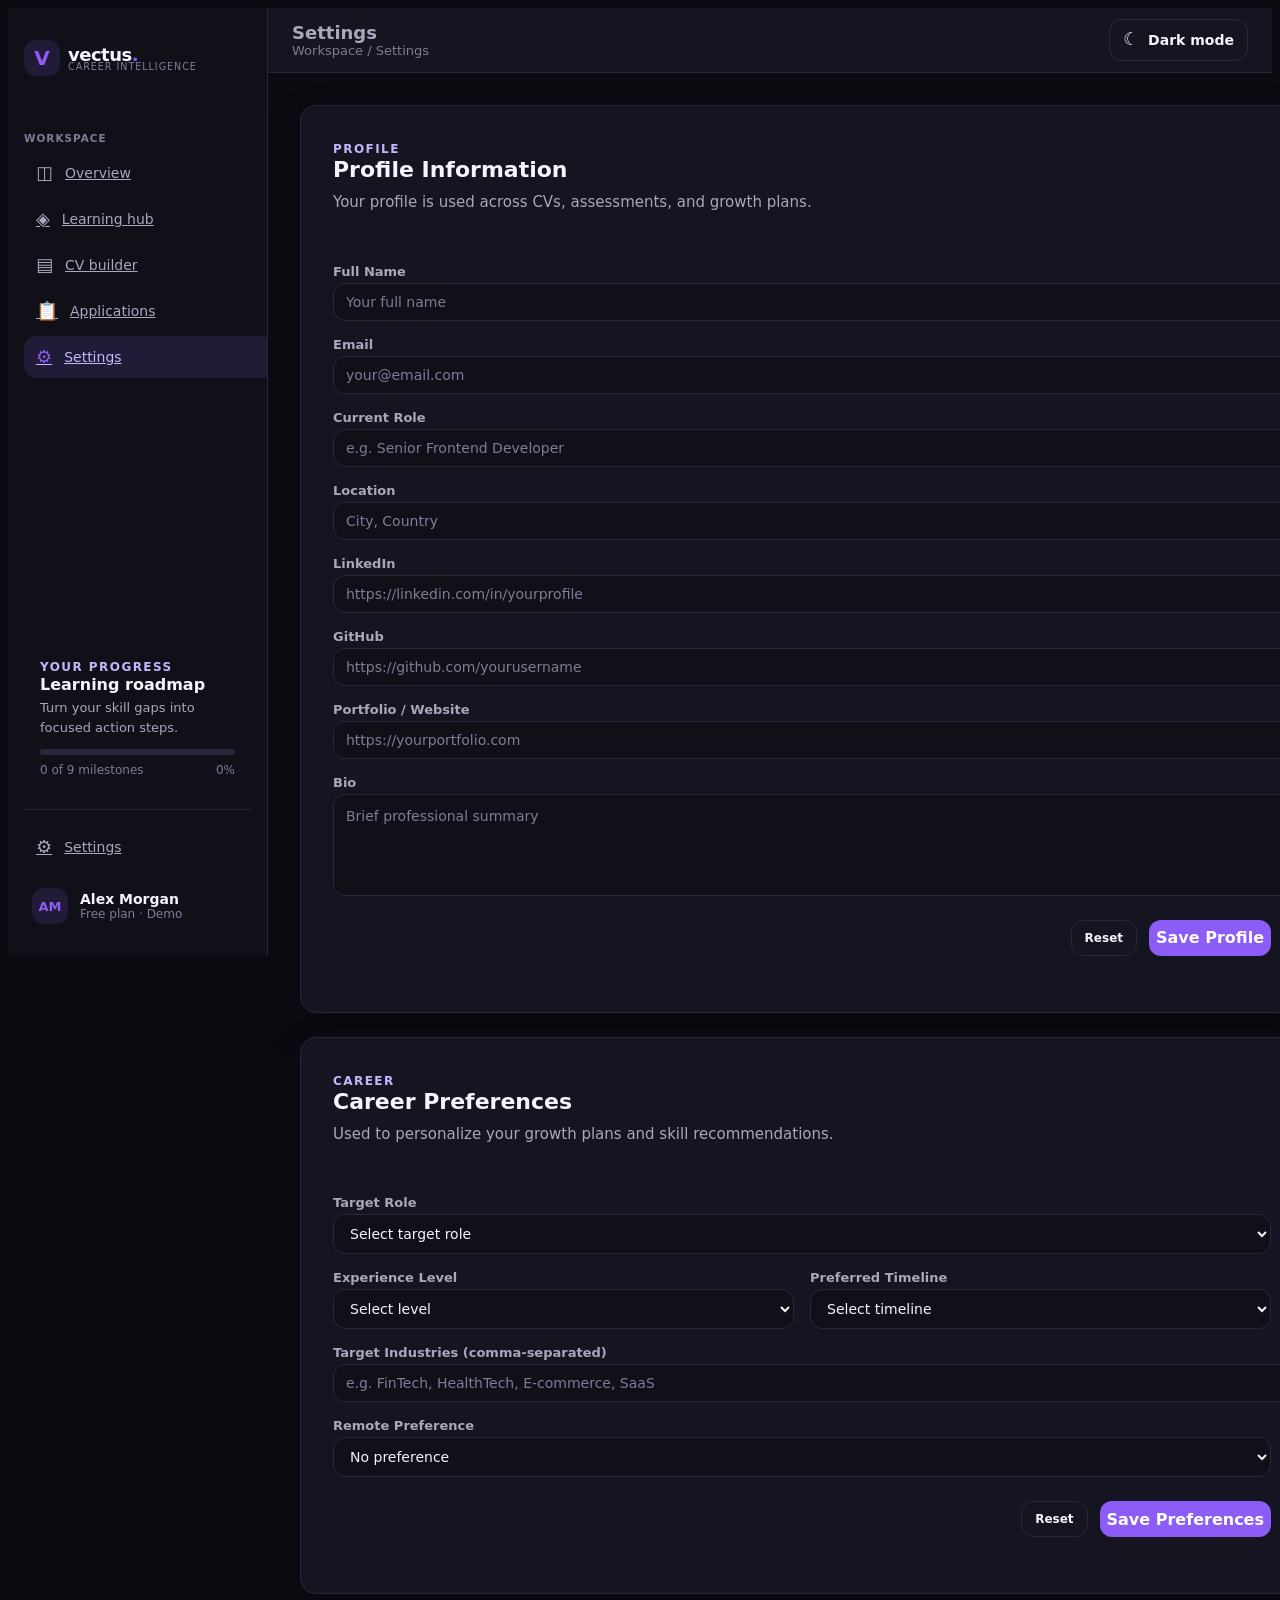
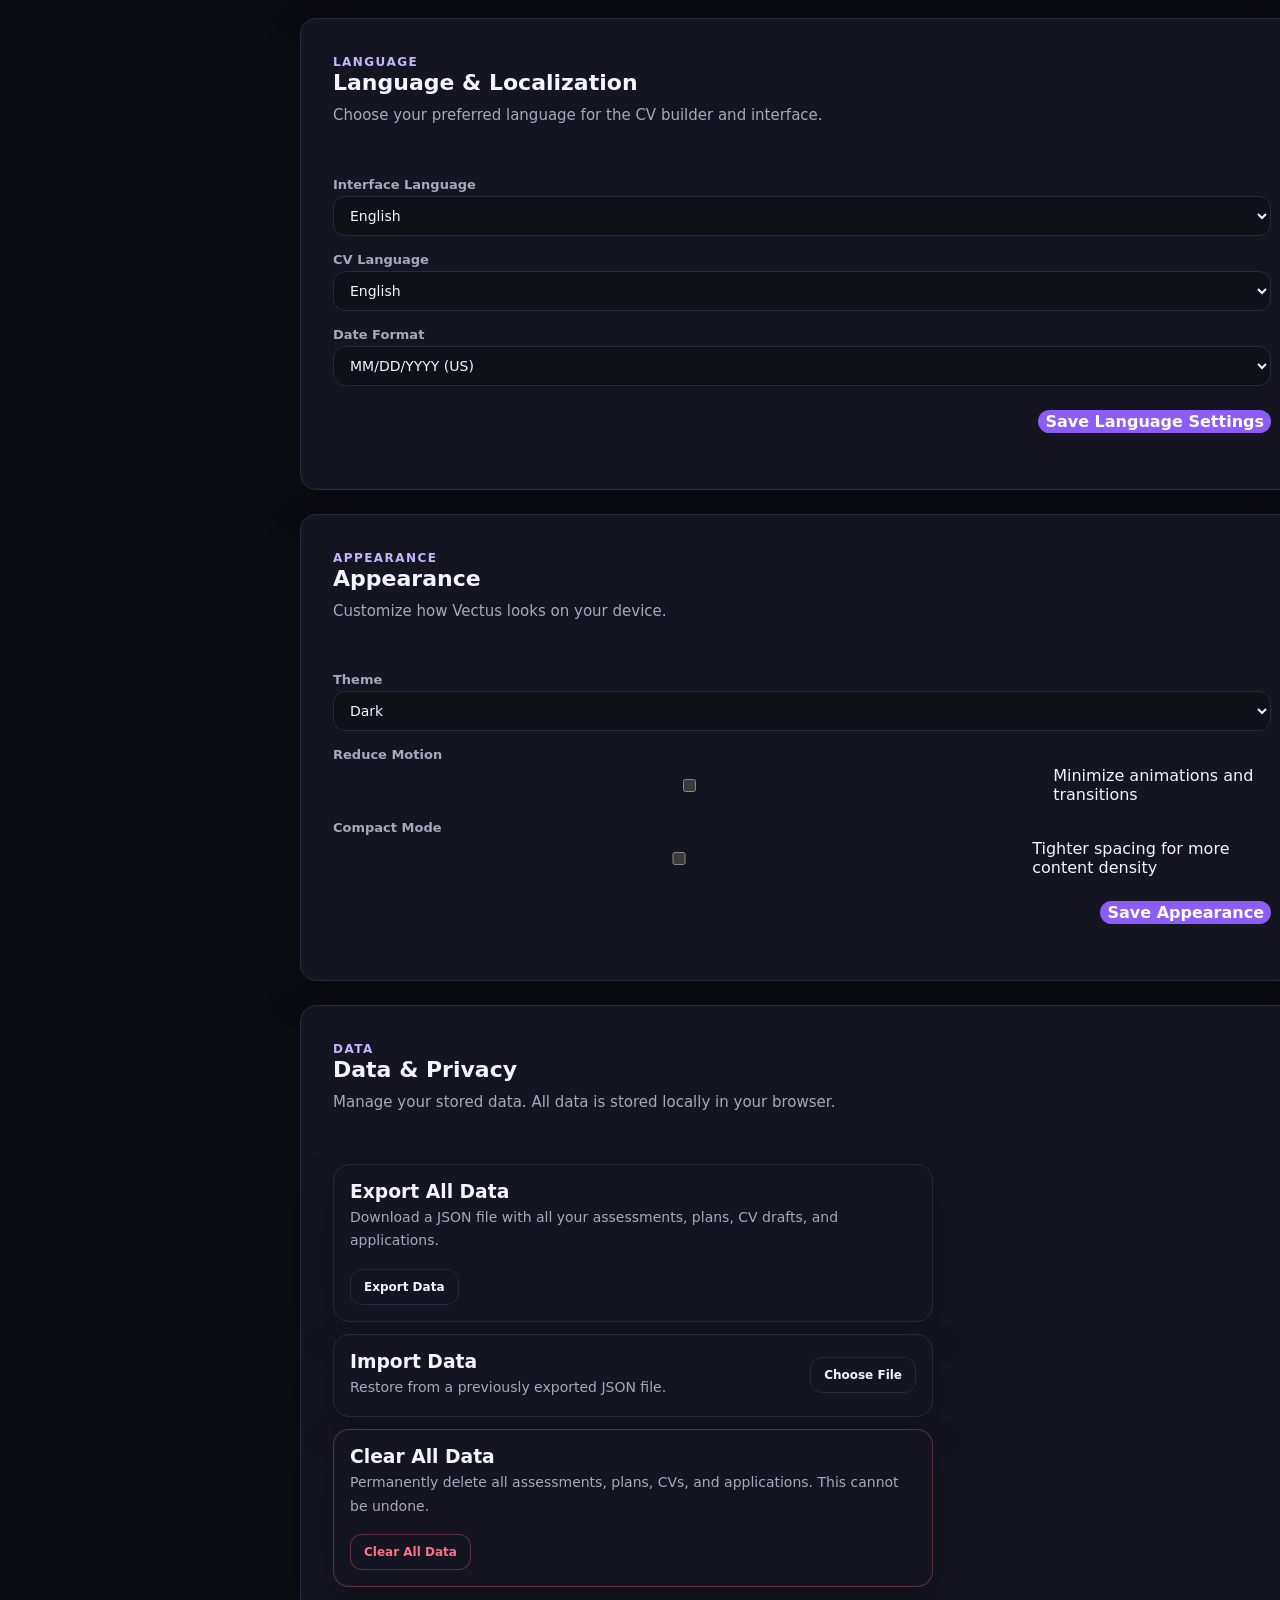
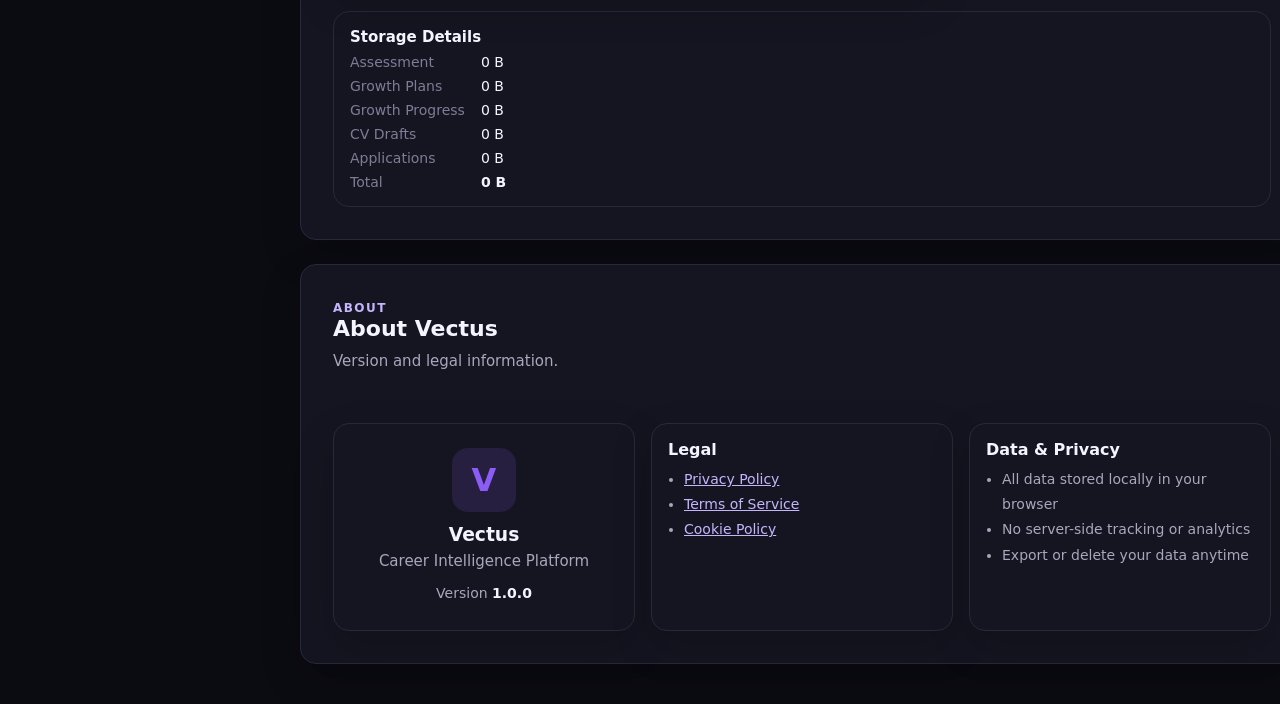
<file: settings.html>
<!DOCTYPE html>
<html lang="en">
<head>
  <meta charset="UTF-8">
  <meta name="viewport" content="width=device-width, initial-scale=1.0">
  <meta name="description" content="Manage your Vectus profile, preferences, and data">
  <title>Settings — Vectus</title>
  <link rel="stylesheet" href="style.css">
  <script src="settings.js" defer></script>
</head>
<body>
  <div class="page-transition" id="pageTransition" aria-hidden="true">
    <div class="page-transition-spinner"></div>
  </div>
  <div class="app-shell">
    <aside class="sidebar" id="sidebar" role="navigation" aria-label="Main navigation">
      <a class="brand" href="index.html">
        <span class="brand-icon">V</span>
        <span>
          <strong>vectus<span class="accent">.</span></strong>
          <small>CAREER INTELLIGENCE</small>
        </span>
      </a>

      <p class="nav-label">WORKSPACE</p>

      <nav class="navigation" aria-label="Main navigation">
        <a class="nav-item" href="index.html" data-page="Overview">
          <span>◫</span> Overview
        </a>
        <a class="nav-item" href="learning.html" data-page="Learning Hub">
          <span>◈</span> Learning hub
        </a>
        <a class="nav-item" href="cv-builder.html" data-page="CV Builder">
          <span>▤</span> CV builder
        </a>
        <a class="nav-item" href="applications.html" data-page="Applications">
          <span>📋</span> Applications
        </a>
        <a class="nav-item active" href="settings.html" data-page="Settings" aria-current="page">
          <span>⚙</span> Settings
        </a>
      </nav>

      <section class="roadmap-card" id="sidebarProgress">
        <span class="eyebrow">YOUR PROGRESS</span>
        <h3>Learning roadmap</h3>
        <p>Turn your skill gaps into focused action steps.</p>
        <div class="progress-track">
          <div class="progress-fill" id="planProgress" style="width: 0%"></div>
        </div>
        <div class="progress-meta">
          <span>Tasks completed</span>
          <span id="progressLabel">0%</span>
        </div>
      </section>

      <div class="sidebar-bottom">
        <a class="nav-item" href="settings.html" data-page="Settings">
          <span>⚙</span> Settings
        </a>
        <div class="user-profile">
          <div class="avatar" id="userAvatar">AM</div>
          <div>
            <strong id="userName">Alex Morgan</strong>
            <small id="userPlan">Free plan · Demo</small>
          </div>
        </div>
      </div>
    </aside>

    <div class="sidebar-overlay" id="sidebarOverlay" aria-hidden="true"></div>

    <main class="main">
    <header class="topbar">
      <button class="mobile-menu" id="menuToggle" aria-label="Toggle navigation">☰</button>
      <div>
        <p class="page-name">Settings</p>
        <p class="breadcrumb">Workspace / Settings</p>
      </div>
      <button class="theme-toggle" type="button" data-theme-toggle aria-label="Switch theme" aria-pressed="false">
        <span class="theme-icon" aria-hidden="true">☾</span>
        <span class="theme-label">Dark mode</span>
      </button>
    </header>

    <div class="content">
      <!-- Profile Section -->
      <section class="panel" id="profileSection" aria-labelledby="profileTitle">
        <div class="section-header">
          <div>
            <span class="eyebrow">PROFILE</span>
            <h2 id="profileTitle">Profile Information</h2>
            <p class="muted-text">Your profile is used across CVs, assessments, and growth plans.</p>
          </div>
        </div>
        <form id="profileForm" class="form-grid">
          <div class="field full-width">
            <span>Full Name</span>
            <input id="profileName" name="fullName" type="text" placeholder="Your full name" maxlength="80">
          </div>
          <div class="field full-width">
            <span>Email</span>
            <input id="profileEmail" name="email" type="email" placeholder="your@email.com" maxlength="120">
          </div>
          <div class="field full-width">
            <span>Current Role</span>
            <input id="profileRole" name="currentRole" type="text" placeholder="e.g. Senior Frontend Developer" maxlength="80">
          </div>
          <div class="field full-width">
            <span>Location</span>
            <input id="profileLocation" name="location" type="text" placeholder="City, Country" maxlength="80">
          </div>
          <div class="field full-width">
            <span>LinkedIn</span>
            <input id="profileLinkedIn" name="linkedin" type="url" placeholder="https://linkedin.com/in/yourprofile" maxlength="200">
          </div>
          <div class="field full-width">
            <span>GitHub</span>
            <input id="profileGitHub" name="github" type="url" placeholder="https://github.com/yourusername" maxlength="200">
          </div>
          <div class="field full-width">
            <span>Portfolio / Website</span>
            <input id="profilePortfolio" name="portfolio" type="url" placeholder="https://yourportfolio.com" maxlength="200">
          </div>
          <div class="field full-width">
            <span>Bio</span>
            <textarea id="profileBio" name="bio" rows="3" placeholder="Brief professional summary" maxlength="500"></textarea>
          </div>
          <div class="field full-width" style="grid-column: 1 / -1; display: flex; justify-content: flex-end; gap: var(--space-3); margin-top: var(--space-2);">
            <button class="secondary-button" type="button" id="resetProfileBtn">Reset</button>
            <button class="primary-button" type="submit" id="saveProfileBtn">Save Profile</button>
          </div>
        </form>
        <p class="muted-text" id="profileSaved" hidden style="margin-top: var(--space-3);">Profile saved successfully.</p>
      </section>

      <!-- Career Preferences Section -->
      <section class="panel" id="careerSection" aria-labelledby="careerTitle" style="margin-top: var(--space-5);">
        <div class="section-header">
          <div>
            <span class="eyebrow">CAREER</span>
            <h2 id="careerTitle">Career Preferences</h2>
            <p class="muted-text">Used to personalize your growth plans and skill recommendations.</p>
          </div>
        </div>
        <form id="careerForm" class="form-grid">
          <div class="field full-width">
            <span>Target Role</span>
            <select id="targetRole" name="targetRole">
              <option value="">Select target role</option>
              <option value="Frontend Developer">Frontend Developer</option>
              <option value="Backend Developer">Backend Developer</option>
              <option value="Full-Stack Developer">Full-Stack Developer</option>
              <option value="Mobile Developer">Mobile Developer</option>
              <option value="DevOps Engineer">DevOps Engineer</option>
              <option value="Data Analyst">Data Analyst</option>
              <option value="Data Scientist">Data Scientist</option>
              <option value="Software Engineer">Software Engineer</option>
              <option value="QA Engineer">QA Engineer</option>
              <option value="Engineering Manager">Engineering Manager</option>
              <option value="Product Manager">Product Manager</option>
              <option value="Designer">Designer</option>
              <option value="Other">Other</option>
            </select>
          </div>
          <div class="field">
            <span>Experience Level</span>
            <select id="experienceLevel" name="experienceLevel">
              <option value="">Select level</option>
              <option value="Entry">Entry (0–2 years)</option>
              <option value="Junior">Junior (2–4 years)</option>
              <option value="Mid">Mid (4–7 years)</option>
              <option value="Senior">Senior (7–10 years)</option>
              <option value="Staff/Principal">Staff / Principal (10+ years)</option>
            </select>
          </div>
          <div class="field">
            <span>Preferred Timeline</span>
            <select id="preferredTimeline" name="preferredTimeline">
              <option value="">Select timeline</option>
              <option value="1-3">1–3 months</option>
              <option value="3-6">3–6 months</option>
              <option value="6-12">6–12 months</option>
              <option value="12+">12+ months</option>
            </select>
          </div>
          <div class="field full-width">
            <span>Target Industries (comma-separated)</span>
            <input id="targetIndustries" name="targetIndustries" type="text" placeholder="e.g. FinTech, HealthTech, E-commerce, SaaS" maxlength="200">
          </div>
          <div class="field full-width">
            <span>Remote Preference</span>
            <select id="remotePreference" name="remotePreference">
              <option value="">No preference</option>
              <option value="remote">Remote only</option>
              <option value="hybrid">Hybrid</option>
              <option value="onsite">On-site</option>
            </select>
          </div>
          <div class="field full-width" style="grid-column: 1 / -1; display: flex; justify-content: flex-end; gap: var(--space-3); margin-top: var(--space-2);">
            <button class="secondary-button" type="button" id="resetCareerBtn">Reset</button>
            <button class="primary-button" type="submit" id="saveCareerBtn">Save Preferences</button>
          </div>
        </form>
        <p class="muted-text" id="careerSaved" hidden style="margin-top: var(--space-3);">Career preferences saved.</p>
      </section>

      <!-- Language & Localization Section -->
      <section class="panel" id="languageSection" aria-labelledby="languageTitle" style="margin-top: var(--space-5);">
        <div class="section-header">
          <div>
            <span class="eyebrow">LANGUAGE</span>
            <h2 id="languageTitle">Language & Localization</h2>
            <p class="muted-text">Choose your preferred language for the CV builder and interface.</p>
          </div>
        </div>
        <form id="languageForm" class="form-grid">
          <div class="field full-width">
            <span>Interface Language</span>
            <select id="interfaceLanguage" name="interfaceLanguage">
              <option value="en">English</option>
              <option value="ar">العربية (Arabic)</option>
            </select>
          </div>
          <div class="field full-width">
            <span>CV Language</span>
            <select id="cvLanguage" name="cvLanguage">
              <option value="en">English</option>
              <option value="ar">العربية (Arabic)</option>
              <option value="both">Both (dual-language)</option>
            </select>
          </div>
          <div class="field full-width">
            <span>Date Format</span>
            <select id="dateFormat" name="dateFormat">
              <option value="MM/DD/YYYY">MM/DD/YYYY (US)</option>
              <option value="DD/MM/YYYY">DD/MM/YYYY (UK/EU)</option>
              <option value="YYYY-MM-DD">YYYY-MM-DD (ISO)</option>
            </select>
          </div>
          <div class="field full-width" style="grid-column: 1 / -1; display: flex; justify-content: flex-end; gap: var(--space-3); margin-top: var(--space-2);">
            <button class="primary-button" type="submit" id="saveLanguageBtn">Save Language Settings</button>
          </div>
        </form>
        <p class="muted-text" id="languageSaved" hidden style="margin-top: var(--space-3);">Language settings saved.</p>
      </section>

      <!-- Appearance Section -->
      <section class="panel" id="appearanceSection" aria-labelledby="appearanceTitle" style="margin-top: var(--space-5);">
        <div class="section-header">
          <div>
            <span class="eyebrow">APPEARANCE</span>
            <h2 id="appearanceTitle">Appearance</h2>
            <p class="muted-text">Customize how Vectus looks on your device.</p>
          </div>
        </div>
        <form id="appearanceForm" class="form-grid">
          <div class="field full-width">
            <span>Theme</span>
            <select id="themeSelect" name="theme">
              <option value="dark">Dark</option>
              <option value="light">Light</option>
              <option value="system">System</option>
            </select>
          </div>
          <div class="field full-width">
            <span>Reduce Motion</span>
            <label style="display: flex; align-items: center; gap: var(--space-2); cursor: pointer;">
              <input id="reduceMotion" name="reduceMotion" type="checkbox">
              <span>Minimize animations and transitions</span>
            </label>
          </div>
          <div class="field full-width">
            <span>Compact Mode</span>
            <label style="display: flex; align-items: center; gap: var(--space-2); cursor: pointer;">
              <input id="compactMode" name="compactMode" type="checkbox">
              <span>Tighter spacing for more content density</span>
            </label>
          </div>
          <div class="field full-width" style="grid-column: 1 / -1; display: flex; justify-content: flex-end; gap: var(--space-3); margin-top: var(--space-2);">
            <button class="primary-button" type="submit" id="saveAppearanceBtn">Save Appearance</button>
          </div>
        </form>
        <p class="muted-text" id="appearanceSaved" hidden style="margin-top: var(--space-3);">Appearance settings saved.</p>
      </section>

      <!-- Data & Privacy Section -->
      <section class="panel" id="dataSection" aria-labelledby="dataTitle" style="margin-top: var(--space-5);">
        <div class="section-header">
          <div>
            <span class="eyebrow">DATA</span>
            <h2 id="dataTitle">Data & Privacy</h2>
            <p class="muted-text">Manage your stored data. All data is stored locally in your browser.</p>
          </div>
        </div>

        <div class="data-actions" style="display: grid; gap: var(--space-3); max-width: 600px;">
          <article class="panel" style="display: flex; align-items: center; justify-content: space-between; gap: var(--space-4); flex-wrap: wrap; padding: var(--space-4);">
            <div>
              <h3 style="margin: 0 0 var(--space-1);">Export All Data</h3>
              <p class="muted-text" style="margin: 0; font-size: 0.875rem;">Download a JSON file with all your assessments, plans, CV drafts, and applications.</p>
            </div>
            <button class="secondary-button" type="button" id="exportDataBtn">Export Data</button>
          </article>

          <article class="panel" style="display: flex; align-items: center; justify-content: space-between; gap: var(--space-4); flex-wrap: wrap; padding: var(--space-4);">
            <div>
              <h3 style="margin: 0 0 var(--space-1);">Import Data</h3>
              <p class="muted-text" style="margin: 0; font-size: 0.875rem;">Restore from a previously exported JSON file.</p>
            </div>
            <div style="display: flex; align-items: center; gap: var(--space-2);">
              <input type="file" id="importFile" accept=".json" hidden>
              <button class="secondary-button" type="button" id="importDataBtn">Choose File</button>
            </div>
          </article>

          <article class="panel" style="display: flex; align-items: center; justify-content: space-between; gap: var(--space-4); flex-wrap: wrap; padding: var(--space-4); border-color: rgba(251, 113, 133, 0.3);">
            <div>
              <h3 style="margin: 0 0 var(--space-1);">Clear All Data</h3>
              <p class="muted-text" style="margin: 0; font-size: 0.875rem;">Permanently delete all assessments, plans, CVs, and applications. This cannot be undone.</p>
            </div>
            <button class="secondary-button danger" type="button" id="clearDataBtn">Clear All Data</button>
          </article>
        </div>

        <div class="data-info" style="margin-top: var(--space-5); padding: var(--space-4); background: var(--surface); border: 1px solid var(--border); border-radius: var(--radius-lg);">
          <h4 style="margin: 0 0 var(--space-2); font-size: 0.9375rem;">Storage Details</h4>
          <dl id="storageDetails" style="display: grid; grid-template-columns: auto 1fr; gap: var(--space-2) var(--space-4); font-size: 0.875rem; margin: 0;">
            <dt style="color: var(--text-muted);">Assessment</dt><dd id="sizeAssessment" style="margin: 0;">—</dd>
            <dt style="color: var(--text-muted);">Growth Plans</dt><dd id="sizeGrowthPlans" style="margin: 0;">—</dd>
            <dt style="color: var(--text-muted);">Growth Progress</dt><dd id="sizeGrowthProgress" style="margin: 0;">—</dd>
            <dt style="color: var(--text-muted);">CV Drafts</dt><dd id="sizeCVDrafts" style="margin: 0;">—</dd>
            <dt style="color: var(--text-muted);">Applications</dt><dd id="sizeApplications" style="margin: 0;">—</dd>
            <dt style="color: var(--text-muted);">Total</dt><dd id="sizeTotal" style="margin: 0; font-weight: 600;">—</dd>
          </dl>
        </div>
      </section>

      <!-- About Section -->
      <section class="panel" id="aboutSection" aria-labelledby="aboutTitle" style="margin-top: var(--space-5);">
        <div class="section-header">
          <div>
            <span class="eyebrow">ABOUT</span>
            <h2 id="aboutTitle">About Vectus</h2>
            <p class="muted-text">Version and legal information.</p>
          </div>
        </div>
        <div class="about-grid" style="display: grid; grid-template-columns: repeat(auto-fit, minmax(240px, 1fr)); gap: var(--space-4);">
          <article class="panel" style="text-align: center; padding: var(--space-5);">
            <div style="width: 64px; height: 64px; display: grid; place-items: center; margin: 0 auto var(--space-3); background: var(--accent-soft); color: var(--accent); border-radius: var(--radius-lg); font-size: 2rem; font-weight: 800;">V</div>
            <h3 style="margin: 0 0 var(--space-1);">Vectus</h3>
            <p class="muted-text" style="margin: 0 0 var(--space-2);">Career Intelligence Platform</p>
            <p class="muted-text" style="margin: 0; font-size: 0.875rem;">Version <strong>1.0.0</strong></p>
          </article>
          <article class="panel" style="padding: var(--space-4);">
            <h4 style="margin: 0 0 var(--space-2);">Legal</h4>
            <ul style="margin: 0; padding-left: var(--space-4); font-size: 0.875rem; line-height: 1.8; color: var(--text-secondary);">
              <li><a href="#" data-page="Privacy Policy">Privacy Policy</a></li>
              <li><a href="#" data-page="Terms of Service">Terms of Service</a></li>
              <li><a href="#" data-page="Cookie Policy">Cookie Policy</a></li>
            </ul>
          </article>
          <article class="panel" style="padding: var(--space-4);">
            <h4 style="margin: 0 0 var(--space-2);">Data & Privacy</h4>
            <ul style="margin: 0; padding-left: var(--space-4); font-size: 0.875rem; line-height: 1.8; color: var(--text-secondary);">
              <li>All data stored locally in your browser</li>
              <li>No server-side tracking or analytics</li>
              <li>Export or delete your data anytime</li>
            </ul>
          </article>
        </div>
      </section>
    </div>
  </main>
</div>
  <script src="theme.js"></script>
  <script src="toast.js"></script>
</body>
</html>
</file>
<file: style.css>
/* ========================================
   VECTUS SKILL ASSESSMENT
======================================== */

[hidden] {
  display: none !important;
}

.assessment-content {
  max-width: 1450px;
}

.assessment-intro {
  max-width: 720px;
  margin-bottom: 30px;
}

.assessment-intro h1 {
  margin: 19px 0 12px;
  font-size: clamp(30px, 4vw, 42px);
  letter-spacing: -1.5px;
}

.assessment-intro > p {
  max-width: 620px;
  font-size: 13px;
}

.assessment-layout {
  display: grid;
  grid-template-columns: minmax(0, 1.7fr) minmax(260px, 0.8fr);
  align-items: start;
  gap: 20px;
}

.assessment-form {
  padding: clamp(18px, 3vw, 30px);
}

.form-heading {
  margin-bottom: 22px;
}

.form-heading h2 {
  margin: 10px 0 7px;
}

.form-heading > p {
  margin: 0;
  font-size: 12px;
}

.form-grid {
  display: grid;
  grid-template-columns: repeat(2, minmax(0, 1fr));
  gap: 19px;
}

.field {
  display: grid;
  min-width: 0;
  gap: 9px;
}

.field > span {
  color: #dedee8;
  font-size: 12px;
  font-weight: 600;
}

.full-width {
  grid-column: 1 / -1;
}

.field input,
.field select,
.field textarea {
  width: 100%;
  min-width: 0;
  padding: 12px 13px;
  border: 1px solid #32333f;
  border-radius: 10px;
  outline: none;
  background: #101117;
  color: #f4f4f8;
  font-size: 12px;
  transition: border-color 160ms, box-shadow 160ms;
}

.field input:focus,
.field select:focus,
.field textarea:focus {
  border-color: #8b5cf6;
  box-shadow: 0 0 0 3px rgb(139 92 246 / 10%);
}

.field input::placeholder,
.field textarea::placeholder {
  color: #6f7080;
}

.field select option {
  background: #171820;
}

.field textarea {
  resize: vertical;
  line-height: 1.6;
}

.field > small {
  color: #858698;
  font-size: 10px;
}

.form-divider {
  height: 1px;
  margin: 27px 0;
  background: #292a35;
}

.skills-input {
  display: grid;
  gap: 12px;
}

.skill-input-row {
  display: grid;
  grid-template-columns: minmax(0, 1fr) minmax(115px, 0.8fr) 32px;
  align-items: end;
  gap: 10px;
  padding: 13px;
  border: 1px solid #292a35;
  border-radius: 12px;
  background: #111218;
}

.skill-input-row .field {
  gap: 8px;
}

.skill-input-row .field > span {
  color: #9697a7;
  font-size: 10px;
}

.remove-skill {
  display: grid;
  width: 32px;
  height: 40px;
  place-items: center;
  border: 1px solid #39303a;
  border-radius: 9px;
  background: #1d161d;
  color: #fca5a5;
  font-size: 19px;
}

.remove-skill:hover {
  background: #362027;
}

.add-skill {
  margin-top: 14px;
}

.submit-assessment {
  width: 100%;
  margin-top: 25px;
  padding: 14px;
}

.form-footnote {
  color: #858698;
  font-size: 10px;
  line-height: 1.7;
}

.assessment-form > .form-footnote {
  margin-bottom: 0;
}

.assessment-aside {
  display: grid;
  gap: 16px;
}

.insight-card,
.privacy-card {
  padding: 22px;
}

.insight-icon {
  display: grid;
  width: 43px;
  height: 43px;
  margin-bottom: 20px;
  place-items: center;
  border: 1px solid #49365e;
  border-radius: 12px;
  background: #241a33;
  color: #c4aaff;
  font-size: 23px;
}

.insight-card h2 {
  margin: 12px 0;
  line-height: 1.4;
}

.insight-card > p {
  margin-bottom: 24px;
  font-size: 12px;
}

.insight-point {
  display: flex;
  align-items: flex-start;
  gap: 13px;
  padding: 17px 0;
  border-top: 1px solid #292a35;
}

.insight-point > span {
  display: grid;
  width: 30px;
  height: 30px;
  flex-shrink: 0;
  place-items: center;
  border: 1px solid #3b304d;
  border-radius: 9px;
  background: #211a2b;
  color: #c4aaff;
  font-size: 10px;
}

.insight-point strong,
.privacy-card > strong {
  font-size: 12px;
}

.insight-point p,
.privacy-card p {
  margin: 6px 0 0;
  font-size: 11px;
  line-height: 1.7;
}

.privacy-card {
  border-color: #343044;
  background: #15131c;
}

.privacy-card > strong {
  color: #d4c4ff;
}

.results-panel {
  margin-top: 25px;
  padding: clamp(18px, 3vw, 30px);
  scroll-margin-top: 90px;
}

.results-heading {
  display: flex;
  align-items: flex-start;
  justify-content: space-between;
  gap: 15px;
}

.results-heading h2 {
  font-size: 24px;
}

.results-heading > .secondary-button {
  width: auto;
  flex-shrink: 0;
  margin: 0;
}

.results-stats {
  display: grid;
  grid-template-columns: repeat(3, minmax(0, 1fr));
  gap: 12px;
  margin: 25px 0;
}

.result-stat {
  padding: 17px;
  border: 1px solid #302b3c;
  border-radius: 12px;
  background: #111218;
}

.result-stat strong {
  display: block;
  margin-bottom: 7px;
  font-size: 25px;
}

.result-stat span {
  color: #9697a7;
  font-size: 10px;
}

.results-columns {
  display: grid;
  grid-template-columns: repeat(2, minmax(0, 1fr));
  gap: 25px;
}

.results-columns h3 {
  margin: 0 0 18px;
  font-size: 14px;
}

.results-skills,
.priority-list {
  display: grid;
  align-content: start;
  gap: 13px;
}

.result-skill,
.priority-item {
  padding: 14px;
  border: 1px solid #2d2e39;
  border-radius: 11px;
  background: #111218;
}

.result-skill-top {
  display: flex;
  align-items: center;
  justify-content: space-between;
  gap: 10px;
  margin-bottom: 11px;
  font-size: 11px;
}

.result-skill-top span:last-child {
  color: #c4aaff;
}

.progress-ring-wrapper {
  position: relative;
  flex-shrink: 0;
}

.progress-ring-value {
  position: absolute;
  inset: 0;
  display: flex;
  align-items: center;
  justify-content: center;
  font-size: 14px;
  font-weight: 700;
  color: var(--accent-text);
}

.result-skill .progress-track {
  margin-bottom: 9px;
}

.result-skill > small,
.priority-item > p {
  color: #9697a7;
  font-size: 10px;
  line-height: 1.7;
}

.priority-item > strong {
  font-size: 12px;
}

.priority-item > p {
  margin-bottom: 0;
}

.results-panel > .primary-button {
  margin-top: 25px;
}

@media (max-width: 1100px) {
  .assessment-layout {
    grid-template-columns: minmax(0, 1fr);
  }
  .assessment-aside {
    grid-template-columns: repeat(2, minmax(0, 1fr));
  }
}

@media (max-width: 600px) {
  .assessment-intro h1 {
    font-size: 30px;
  }
  .assessment-aside {
    grid-template-columns: minmax(0, 1fr);
  }
  .form-grid {
    grid-template-columns: minmax(0, 1fr);
  }
  .skill-input-row {
    grid-template-columns: minmax(0, 1fr) minmax(100px, 0.8fr) 30px;
    gap: 7px;
    padding: 9px;
  }
  .skill-input-row .field input,
  .skill-input-row .field select {
    padding: 11px 7px;
    font-size: 11px;
  }
  .results-heading {
    flex-direction: column;
  }
  .results-stats {
    gap: 7px;
  }
  .result-stat {
    padding: 11px;
  }
  .result-stat strong {
    font-size: 21px;
  }
  .result-stat span {
    font-size: 9px;
  }
  .results-columns {
    grid-template-columns: minmax(0, 1fr);
  }
}


/* ========================================
   GROWTH PLAN
======================================== */

#skillsPlanList > .panel {
  border: 1px solid var(--border);
  background: linear-gradient(145deg, #16171f, #111218);
  border-radius: 12px;
}

.priority-list .recommendation {
  margin-bottom: 8px;
}

/* Drafts bar */
.drafts-bar {
  padding: var(--space-5);
}

.drafts-header {
  display: flex;
  align-items: center;
  justify-content: space-between;
  gap: var(--space-4);
  flex-wrap: wrap;
  margin-bottom: var(--space-4);
}

.drafts-header h2 {
  margin: 0;
  font-size: 1.25rem;
  font-weight: 600;
}

.drafts-list {
  display: grid;
  grid-template-columns: repeat(auto-fill, minmax(280px, 1fr));
  gap: var(--space-3);
}

.draft-card {
  display: flex;
  flex-direction: column;
  padding: var(--space-4);
  background: var(--surface);
  border: 1px solid var(--border);
  border-radius: var(--radius-lg);
  transition: border-color var(--transition), transform var(--transition), box-shadow var(--transition);
  cursor: pointer;
}

.draft-card:hover {
  border-color: var(--border-strong);
  transform: translateY(-2px);
  box-shadow: var(--shadow);
}

.draft-card.active {
  border-color: var(--accent);
  background: var(--accent-soft);
}

.draft-card-header {
  display: flex;
  align-items: flex-start;
  justify-content: space-between;
  gap: var(--space-2);
  margin-bottom: var(--space-2);
}

.draft-card-title {
  font-weight: 600;
  font-size: 0.9375rem;
  overflow-wrap: anywhere;
}

.draft-card-status {
  flex-shrink: 0;
  padding: 2px 8px;
  border-radius: 999px;
  font-size: 0.6875rem;
  font-weight: 700;
  text-transform: uppercase;
  letter-spacing: 0.05em;
}

.draft-card-status.draft {
  background: rgba(251, 191, 36, 0.12);
  color: var(--warning);
}

.draft-card-status.active {
  background: rgba(52, 211, 153, 0.12);
  color: var(--success);
}

.draft-card-status.archived {
  background: rgba(128, 128, 128, 0.12);
  color: var(--text-muted);
}

.draft-card-meta {
  display: flex;
  flex-wrap: wrap;
  gap: var(--space-3);
  font-size: 0.75rem;
  color: var(--text-muted);
  margin-bottom: var(--space-3);
}

.draft-card-meta span {
  display: flex;
  align-items: center;
  gap: 4px;
}

.draft-card-progress {
  height: 4px;
  background: var(--border);
  border-radius: 999px;
  overflow: hidden;
}

.draft-card-progress-fill {
  height: 100%;
  background: var(--accent);
  border-radius: 999px;
  transition: width 400ms ease-out;
}

/* Plan header */
.plan-header {
  display: flex;
  flex-wrap: wrap;
  align-items: flex-start;
  justify-content: space-between;
  gap: var(--space-4);
  padding: var(--space-5);
  margin-bottom: var(--space-4);
  background: linear-gradient(145deg, var(--surface-raised), var(--surface));
  border: 1px solid var(--border);
  border-radius: var(--radius-xl);
}

.plan-meta {
  flex: 1;
  min-width: 260px;
}

.plan-status {
  display: inline-flex;
  align-items: center;
  gap: var(--space-1);
  padding: 4px 10px;
  border-radius: 999px;
  font-size: 0.6875rem;
  font-weight: 700;
  text-transform: uppercase;
  letter-spacing: 0.05em;
  margin-bottom: var(--space-2);
}

.plan-status.draft {
  background: rgba(251, 191, 36, 0.12);
  color: var(--warning);
}

.plan-status.active {
  background: rgba(52, 211, 153, 0.12);
  color: var(--success);
}

.plan-status.archived {
  background: rgba(128, 128, 128, 0.12);
  color: var(--text-muted);
}

.plan-meta h1 {
  margin: 0 0 var(--space-1);
  font-size: 1.5rem;
  font-weight: 700;
}

.plan-target {
  margin: 0;
  color: var(--text-secondary);
  font-size: 0.9375rem;
}

.plan-target strong {
  color: var(--text-primary);
}

.plan-actions {
  display: flex;
  flex-wrap: wrap;
  gap: var(--space-2);
}

/* Progress panel */
.progress-panel {
  padding: var(--space-5);
}

.progress-overview {
  display: flex;
  flex-wrap: wrap;
  align-items: center;
  justify-content: space-between;
  gap: var(--space-5);
}

.progress-main {
  display: flex;
  align-items: center;
  gap: var(--space-5);
  flex: 1;
  min-width: 300px;
}

.progress-ring-wrapper {
  position: relative;
  flex-shrink: 0;
}

.progress-ring {
  transform: rotate(-90deg);
}

.progress-ring-bg {
  fill: none;
  stroke: var(--border);
  stroke-width: 4;
}

.progress-ring-fill {
  fill: none;
  stroke: var(--accent);
  stroke-width: 4;
  stroke-linecap: round;
  stroke-dasharray: 226;
  stroke-dashoffset: 226;
  transition: stroke-dashoffset 600ms ease-out;
}

.progress-ring-value {
  position: absolute;
  inset: 0;
  display: flex;
  align-items: center;
  justify-content: center;
  font-size: 1.125rem;
  font-weight: 700;
  color: var(--text-primary);
}

.progress-main > div:last-child {
  min-width: 200px;
}

.progress-stats {
  display: flex;
  flex-wrap: wrap;
  gap: var(--space-4);
}

.progress-stat {
  display: flex;
  flex-direction: column;
  align-items: center;
  padding: var(--space-3) var(--space-4);
  background: var(--surface);
  border: 1px solid var(--border);
  border-radius: var(--radius-lg);
  min-width: 90px;
}

.progress-stat strong {
  font-size: 1.5rem;
  font-weight: 700;
  color: var(--text-primary);
}

.progress-stat span {
  font-size: 0.75rem;
  color: var(--text-muted);
  text-align: center;
}

/* Timeline */
.section-header {
  display: flex;
  align-items: flex-end;
  justify-content: space-between;
  gap: var(--space-4);
  flex-wrap: wrap;
  margin-bottom: var(--space-5);
}

.section-header h2 {
  margin: 0;
  font-size: 1.25rem;
  font-weight: 600;
}

.timeline {
  position: relative;
  padding-left: 24px;
}

.timeline::before {
  content: '';
  position: absolute;
  left: 7px;
  top: 0;
  bottom: 0;
  width: 2px;
  background: var(--border);
  border-radius: 1px;
}

.timeline-item {
  position: relative;
  padding: var(--space-4) 0 var(--space-4) var(--space-5);
  min-height: 80px;
}

.timeline-item:not(:last-child) {
  margin-bottom: var(--space-2);
}

.timeline-marker {
  position: absolute;
  left: -24px;
  top: var(--space-5);
  width: 18px;
  height: 18px;
  border-radius: 50%;
  border: 3px solid var(--surface);
  background: var(--border);
  z-index: 1;
  transition: background-color var(--transition), border-color var(--transition);
}

.timeline-item.active .timeline-marker {
  background: var(--accent);
  border-color: var(--accent);
  box-shadow: 0 0 0 3px var(--accent-soft);
}

.timeline-item.completed .timeline-marker {
  background: var(--success);
  border-color: var(--success);
}

.timeline-item.completed .timeline-marker::after {
  content: '✓';
  position: absolute;
  inset: 0;
  display: flex;
  align-items: center;
  justify-content: center;
  color: white;
  font-size: 10px;
  font-weight: bold;
}

.timeline-content {
  background: var(--surface);
  border: 1px solid var(--border);
  border-radius: var(--radius-lg);
  padding: var(--space-4);
  transition: border-color var(--transition), box-shadow var(--transition);
}

.timeline-item:hover .timeline-content {
  border-color: var(--border-strong);
  box-shadow: var(--shadow);
}

.timeline-header {
  display: flex;
  align-items: flex-start;
  justify-content: space-between;
  gap: var(--space-3);
  margin-bottom: var(--space-2);
}

.timeline-header h3 {
  margin: 0;
  font-size: 1rem;
  font-weight: 600;
}

.timeline-phase-num {
  flex-shrink: 0;
  padding: 2px 8px;
  background: var(--accent-soft);
  color: var(--accent-text);
  border-radius: var(--radius-sm);
  font-size: 0.6875rem;
  font-weight: 700;
}

.timeline-meta {
  display: flex;
  flex-wrap: wrap;
  gap: var(--space-3);
  font-size: 0.8125rem;
  color: var(--text-muted);
  margin-bottom: var(--space-3);
}

.timeline-meta span {
  display: flex;
  align-items: center;
  gap: 4px;
}

.timeline-progress {
  height: 4px;
  background: var(--border);
  border-radius: 999px;
  overflow: hidden;
  margin-bottom: var(--space-3);
}

.timeline-progress-fill {
  height: 100%;
  background: var(--accent);
  border-radius: 999px;
  transition: width 400ms ease-out;
}

.timeline-skills {
  display: flex;
  flex-wrap: wrap;
  gap: var(--space-2);
}

.timeline-skill {
  padding: 4px 10px;
  background: var(--accent-soft);
  color: var(--accent-text);
  border-radius: var(--radius-sm);
  font-size: 0.75rem;
  font-weight: 500;
}

.timeline-actions {
  display: flex;
  gap: var(--space-2);
  margin-top: var(--space-3);
  padding-top: var(--space-3);
  border-top: 1px solid var(--border);
}

.timeline-actions button {
  font-size: 0.8125rem;
}

/* Skill gap grid */
.skill-gap-grid {
  display: grid;
  grid-template-columns: repeat(auto-fill, minmax(200px, 1fr));
  gap: var(--space-3);
}

.skill-gap-card {
  padding: var(--space-4);
  background: var(--surface);
  border: 1px solid var(--border);
  border-radius: var(--radius-lg);
  transition: border-color var(--transition), transform var(--transition), box-shadow var(--transition);
}

.skill-gap-card:hover {
  border-color: var(--border-strong);
  transform: translateY(-2px);
  box-shadow: var(--shadow);
}

.skill-gap-header {
  display: flex;
  align-items: center;
  justify-content: space-between;
  margin-bottom: var(--space-3);
}

.skill-gap-name {
  font-weight: 600;
  font-size: 0.9375rem;
  overflow-wrap: anywhere;
}

.skill-gap-level {
  padding: 2px 8px;
  border-radius: var(--radius-sm);
  font-size: 0.6875rem;
  font-weight: 700;
  text-transform: uppercase;
}

.skill-gap-level.current {
  background: rgba(139, 92, 246, 0.12);
  color: var(--accent-text);
}

.skill-gap-level.target {
  background: rgba(52, 211, 153, 0.12);
  color: var(--success);
}

.skill-gap-bars {
  display: grid;
  gap: var(--space-3);
}

.skill-gap-bar-row {
  display: grid;
  gap: var(--space-1);
}

.skill-gap-bar-label {
  display: flex;
  justify-content: space-between;
  font-size: 0.75rem;
  color: var(--text-muted);
}

.skill-gap-bar-track {
  height: 6px;
  background: var(--border);
  border-radius: 999px;
  overflow: hidden;
}

.skill-gap-bar-fill {
  height: 100%;
  border-radius: 999px;
  transition: width 600ms ease-out;
}

.skill-gap-bar-fill.current {
  background: var(--accent);
}

.skill-gap-bar-fill.target {
  background: var(--success);
}

.skill-gap-gap {
  display: flex;
  align-items: center;
  justify-content: center;
  gap: var(--space-2);
  padding: var(--space-2);
  margin-top: var(--space-2);
  background: rgba(251, 191, 36, 0.08);
  border: 1px solid rgba(251, 191, 36, 0.2);
  border-radius: var(--radius-md);
  font-size: 0.8125rem;
  font-weight: 600;
  color: var(--warning);
}

.skill-gap-gap.positive {
  background: rgba(52, 211, 153, 0.08);
  border-color: rgba(52, 211, 153, 0.2);
  color: var(--success);
}

.skill-gap-gap span {
  font-size: 1.125rem;
}

/* Phase content */
.phase-content {
  margin-bottom: var(--space-4);
}

.phase-header {
  display: flex;
  align-items: center;
  justify-content: space-between;
  gap: var(--space-3);
  margin-bottom: var(--space-4);
  padding-bottom: var(--space-3);
  border-bottom: 1px solid var(--border);
}

.phase-header h3 {
  margin: 0;
  font-size: 1.0625rem;
  font-weight: 600;
}

.phase-progress {
  flex: 1;
  max-width: 200px;
  height: 6px;
  background: var(--border);
  border-radius: 999px;
  overflow: hidden;
}

.phase-progress-fill {
  height: 100%;
  background: var(--accent);
  border-radius: 999px;
  transition: width 400ms ease-out;
}

.phase-tasks {
  display: grid;
  gap: var(--space-2);
}

.task-item {
  display: flex;
  align-items: center;
  gap: var(--space-3);
  padding: var(--space-3);
  background: var(--surface);
  border: 1px solid var(--border);
  border-radius: var(--radius-md);
  transition: border-color var(--transition), background-color var(--transition);
}

.task-item:hover {
  border-color: var(--border-strong);
}

.task-item.completed {
  background: rgba(52, 211, 153, 0.06);
  border-color: rgba(52, 211, 153, 0.2);
}

.task-checkbox {
  flex-shrink: 0;
  width: 22px;
  height: 22px;
  border: 2px solid var(--border);
  border-radius: var(--radius-sm);
  cursor: pointer;
  display: flex;
  align-items: center;
  justify-content: center;
  transition: border-color var(--transition), background-color var(--transition);
}

.task-checkbox:hover {
  border-color: var(--accent);
}

.task-checkbox.checked {
  background: var(--success);
  border-color: var(--success);
  color: white;
}

.task-info {
  flex: 1;
  min-width: 0;
}

.task-title {
  font-weight: 500;
  font-size: 0.9375rem;
  margin-bottom: 2px;
}

.task-item.completed .task-title {
  text-decoration: line-through;
  color: var(--text-muted);
}

.task-meta {
  display: flex;
  flex-wrap: wrap;
  gap: var(--space-2);
  font-size: 0.75rem;
  color: var(--text-muted);
}

.task-type {
  padding: 2px 8px;
  background: var(--accent-soft);
  color: var(--accent-text);
  border-radius: var(--radius-sm);
  font-size: 0.6875rem;
  font-weight: 600;
  text-transform: uppercase;
}

.task-time {
  display: flex;
  align-items: center;
  gap: 3px;
}

.task-link {
  display: flex;
  align-items: center;
  justify-content: center;
  width: 32px;
  height: 32px;
  border: 1px solid var(--border);
  border-radius: var(--radius-sm);
  color: var(--text-muted);
  font-size: 0.875rem;
  transition: border-color var(--transition), color var(--transition), background-color var(--transition);
}

.task-link:hover {
  border-color: var(--accent);
  color: var(--accent);
  background: var(--accent-soft);
}

/* Modal */
.plan-modal {
  width: min(560px, calc(100% - 32px));
  max-height: 90vh;
  padding: 0;
  overflow: auto;
  border: 1px solid var(--border);
  border-radius: var(--radius-xl);
  background: var(--surface);
  color: var(--text-primary);
  box-shadow: var(--shadow);
}

.plan-modal::backdrop {
  background: rgba(5, 5, 10, 0.76);
  backdrop-filter: blur(4px);
}

.modal-content {
  padding: var(--space-5);
}

.modal-header {
  display: flex;
  align-items: center;
  justify-content: space-between;
  margin-bottom: var(--space-5);
  padding-bottom: var(--space-4);
  border-bottom: 1px solid var(--border);
}

.modal-header h2 {
  margin: 0;
  font-size: 1.25rem;
  font-weight: 600;
}

.modal-close {
  width: 36px;
  height: 36px;
  display: grid;
  place-items: center;
  background: transparent;
  border: 1px solid var(--border);
  border-radius: var(--radius-md);
  color: var(--text-primary);
  font-size: 1.5rem;
  cursor: pointer;
  transition: background-color var(--transition), border-color var(--transition);
}

.modal-close:hover {
  background: var(--surface-hover);
  border-color: var(--border-strong);
}

.form-grid {
  display: grid;
  grid-template-columns: repeat(2, minmax(0, 1fr));
  gap: var(--space-4);
  margin-bottom: var(--space-5);
}

.field {
  display: grid;
  gap: var(--space-1);
  min-width: 0;
}

.field > span {
  color: var(--text-secondary);
  font-size: 0.8125rem;
  font-weight: 600;
}

.field.full-width {
  grid-column: 1 / -1;
}

.field input,
.field select,
.field textarea {
  width: 100%;
  min-width: 0;
  padding: 10px 12px;
  border: 1px solid var(--border);
  border-radius: var(--radius-md);
  outline: none;
  background: var(--input-bg);
  color: var(--text-primary);
  font-size: 0.875rem;
  transition: border-color var(--transition), box-shadow var(--transition);
}

.field input:focus,
.field select:focus,
.field textarea:focus {
  border-color: var(--accent);
  box-shadow: 0 0 0 3px var(--accent-soft);
}

.field input::placeholder,
.field textarea::placeholder {
  color: var(--text-muted);
}

.field textarea {
  resize: vertical;
  line-height: 1.6;
  min-height: 80px;
}

.modal-actions {
  display: flex;
  justify-content: flex-end;
  gap: var(--space-3);
  padding-top: var(--space-4);
  border-top: 1px solid var(--border);
}

.secondary-button.danger {
  color: var(--danger);
  border-color: rgba(251, 113, 133, 0.3);
}

.secondary-button.danger:hover {
  background: rgba(251, 113, 133, 0.1);
  border-color: var(--danger);
}

/* Quick wins in plan */
#quickWinsList .task-item {
  padding: var(--space-2) var(--space-3);
}

/* Responsive for growth plan */
@media (max-width: 900px) {
  .plan-header {
    flex-direction: column;
    align-items: stretch;
  }

  .plan-actions {
    width: 100%;
  }

  .plan-actions .secondary-button {
    flex: 1;
  }

  .progress-main {
    flex-direction: column;
    align-items: flex-start;
    min-width: 0;
  }

  .progress-main > div:last-child {
    width: 100%;
  }

  .progress-stats {
    width: 100%;
    justify-content: space-between;
  }

  .progress-stat {
    flex: 1;
    min-width: 80px;
  }

  .form-grid {
    grid-template-columns: 1fr;
  }
}

@media (max-width: 600px) {
  .drafts-list {
    grid-template-columns: 1fr;
  }

  .skill-gap-grid {
    grid-template-columns: 1fr;
  }

  .timeline {
    padding-left: 20px;
  }

  .timeline::before {
    left: 5px;
  }

  .timeline-marker {
    left: -20px;
    width: 14px;
    height: 14px;
  }

  .timeline-content {
    padding: var(--space-3);
  }

  .modal-actions {
    flex-direction: column-reverse;
  }

  .modal-actions button {
    width: 100%;
  }
}

/* ========================================
   VECTUS — CV BUILDER
======================================== */

.cv-content {
  min-width: 0;
}

.cv-intro {
  display: flex;
  align-items: center;
  justify-content: space-between;
  gap: 20px;
  padding: 28px;
  margin-bottom: 20px;
  border: 1px solid rgba(139, 92, 246, 0.24);
  border-radius: 18px;
  background:
    radial-gradient(circle at 85% 30%, rgba(124, 58, 237, 0.18), transparent 35%),
    linear-gradient(120deg, #171421, #101018);
}

.cv-intro > div:first-child {
  max-width: 650px;
}

.cv-intro h2 {
  margin: 0 0 10px;
  font-size: clamp(24px, 3vw, 34px);
  letter-spacing: -0.8px;
  line-height: 1.25;
}

.cv-intro p {
  margin: 0;
  color: var(--text-muted, #9996a9);
  font-size: 13px;
  line-height: 1.7;
}

.cv-intro-mark {
  flex-shrink: 0;
  color: #c4b5fd;
  font-size: 54px;
  font-weight: 800;
  letter-spacing: -5px;
}

.cv-intro-mark span {
  color: #8b5cf6;
}

.cv-toolbar {
  display: flex;
  align-items: flex-end;
  gap: 13px;
  flex-wrap: wrap;
  padding: 16px;
  margin-bottom: 22px;
  border: 1px solid var(--border-color, #282631);
  border-radius: 14px;
  background: var(--card-bg, #121219);
}

.cv-toolbar > div {
  display: grid;
  gap: 7px;
  flex: 1;
  min-width: 135px;
}

.cv-toolbar label,
.cv-field label {
  color: var(--text-muted, #aaa7b8);
  font-size: 12px;
  font-weight: 600;
}

.cv-toolbar select,
.cv-field input,
.cv-field textarea {
  box-sizing: border-box;
  width: 100%;
  min-width: 0;
  border: 1px solid var(--border-color, #302d3a);
  border-radius: 9px;
  background: #101117;
  color: var(--text-color, #f3f1fa);
  font: inherit;
  font-size: 13px;
  outline: none;
  transition: border-color 160ms ease;
}

.cv-toolbar select,
.cv-field input {
  min-height: 42px;
  padding: 10px 12px;
}

.cv-field textarea {
  min-height: 80px;
  padding: 12px;
  resize: vertical;
  line-height: 1.6;
}

.cv-toolbar select:focus,
.cv-field input:focus,
.cv-field textarea:focus {
  border-color: #8b5cf6;
}

.cv-workspace {
  display: grid;
  grid-template-columns: minmax(0, 1fr) minmax(300px, 480px);
  align-items: start;
  gap: 20px;
}

.cv-editor,
.cv-preview-column {
  min-width: 0;
}

.cv-form-section {
  padding: 22px;
  margin-bottom: 15px;
  border: 1px solid var(--border-color, #282631);
  border-radius: 15px;
  background: var(--card-bg, #121219);
}

.cv-form-heading {
  display: flex;
  align-items: flex-start;
  gap: 12px;
  margin-bottom: 22px;
}

.cv-step {
  display: grid;
  flex: 0 0 35px;
  width: 35px;
  height: 35px;
  place-items: center;
  border: 1px solid rgba(167, 139, 250, 0.25);
  border-radius: 10px;
  background: rgba(124, 58, 237, 0.13);
  color: #c4b5fd;
  font-size: 11px;
  font-weight: 800;
}

.cv-form-heading h2 {
  margin: 0 0 5px;
  font-size: 16px;
}

.cv-form-heading p {
  margin: 0;
  color: var(--text-muted, #9996a9);
  font-size: 12px;
  line-height: 1.6;
}

.cv-fields {
  display: grid;
  grid-template-columns: repeat(2, minmax(0, 1fr));
  gap: 16px 12px;
}

.cv-field {
  display: grid;
  align-content: start;
  gap: 8px;
  min-width: 0;
  margin-bottom: 16px;
}

.cv-field:last-child {
  margin-bottom: 0;
}

.cv-fields .cv-field {
  margin-bottom: 0;
}

.cv-field.full-width {
  grid-column: 1 / -1;
}

.cv-hint {
  color: var(--text-muted, #9996a9);
  font-size: 11px;
  line-height: 1.5;
}

.cv-entry-list {
  display: grid;
  gap: 12px;
  margin-bottom: 14px;
}

.cv-entry {
  padding: 15px;
  border: 1px solid var(--border-color, #302d3a);
  border-radius: 11px;
  background: rgba(8, 9, 13, 0.4);
}

.cv-entry-top {
  display: flex;
  align-items: center;
  justify-content: space-between;
  gap: 10px;
  margin-bottom: 13px;
}

.cv-entry-top strong {
  font-size: 12px;
}

.cv-remove-entry {
  padding: 6px 8px;
  border: 1px solid rgba(248, 113, 113, 0.2);
  border-radius: 7px;
  background: transparent;
  color: #fca5a5;
  font: inherit;
  font-size: 11px;
  cursor: pointer;
}

.cv-remove-entry:hover {
  background: rgba(248, 113, 113, 0.08);
}

.cv-entry-fields {
  display: grid;
  grid-template-columns: repeat(2, minmax(0, 1fr));
  gap: 12px;
}

.cv-entry-fields .cv-field {
  margin: 0;
}

.cv-entry-fields .entry-description {
  grid-column: 1 / -1;
}

.secondary-button {
  display: inline-flex;
  align-items: center;
  justify-content: center;
  padding: 10px 13px;
  border: 1px solid var(--border-color, #383443);
  border-radius: 9px;
  background: transparent;
  color: var(--text-color, #f3f1fa);
  font: inherit;
  font-size: 12px;
  font-weight: 700;
  cursor: pointer;
}

.secondary-button:hover {
  border-color: #8b5cf6;
  background: rgba(124, 58, 237, 0.08);
}

.cv-editor-actions {
  display: flex;
  align-items: center;
  justify-content: space-between;
  flex-wrap: wrap;
  gap: 12px;
  padding: 5px 0 22px;
}

.cv-preview-heading {
  display: flex;
  align-items: center;
  justify-content: space-between;
  gap: 12px;
  margin: 0 0 14px;
}

.cv-preview-heading h2 {
  margin: 0;
  font-size: 20px;
}

.cv-preview-heading .eyebrow {
  margin-bottom: 5px;
}

.cv-live-indicator {
  color: #86efac;
  font-size: 11px;
  white-space: nowrap;
}

.cv-paper {
  box-sizing: border-box;
  width: 100%;
  padding: 30px 27px;
  border-radius: 3px;
  background: #fff;
  box-shadow: 0 15px 45px rgba(0, 0, 0, 0.2);
  color: #20202a;
  font-family: Arial, Helvetica, sans-serif;
  overflow-wrap: anywhere;
}

.cv-paper.template-modern {
  border-top: 6px solid #7c3aed;
}

.cv-paper[dir="rtl"] {
  font-family: Tahoma, Arial, sans-serif;
  text-align: right;
}

.cv-paper-header {
  padding-bottom: 20px;
  border-bottom: 2px solid #7c3aed;
}

.cv-paper-header h1 {
  margin: 0 0 7px;
  color: #181421;
  font-size: 27px;
  line-height: 1.25;
  overflow-wrap: anywhere;
}

.cv-paper-title {
  margin: 0 0 12px;
  color: #6d28d9;
  font-size: 13px;
  font-weight: 700;
}

.cv-contact {
  display: flex;
  flex-wrap: wrap;
  gap: 6px 12px;
  color: #5f5b69;
  font-size: 10px;
  line-height: 1.6;
}

.cv-contact a {
  color: inherit;
  text-decoration: none;
  overflow-wrap: anywhere;
}

.cv-paper-section {
  margin-top: 20px;
}

.cv-paper-section h2 {
  margin: 0 0 10px;
  padding-bottom: 6px;
  border-bottom: 1px solid #e4e0eb;
  color: #6d28d9;
  font-size: 11px;
  letter-spacing: 1px;
}

.cv-paper[dir="rtl"] .cv-paper-section h2 {
  letter-spacing: 0;
}

.cv-paper-section p {
  margin: 0;
  color: #45414e;
  font-size: 11px;
  line-height: 1.7;
  white-space: pre-line;
}

.cv-paper-entry {
  margin-bottom: 13px;
}

.cv-paper-entry:last-child {
  margin-bottom: 0;
}

.cv-paper-entry h3 {
  margin: 0 0 4px;
  color: #25212d;
  font-size: 12px;
  line-height: 1.5;
}

.cv-paper-entry .cv-entry-meta {
  margin-bottom: 6px;
  color: #777180;
  font-size: 10px;
  line-height: 1.5;
}

.cv-paper-entry p {
  white-space: pre-line;
}

.cv-skill-list {
  display: flex;
  flex-wrap: wrap;
  gap: 6px;
}

.cv-skill-chip {
  padding: 5px 8px;
  border-radius: 4px;
  background: #f0eafa;
  color: #4c1d95;
  font-size: 10px;
}

.cv-preview-note {
  margin: 12px 0 25px;
  color: var(--text-muted, #9996a9);
  font-size: 11px;
  line-height: 1.6;
}

@media (max-width: 1100px) {
  .cv-workspace {
    grid-template-columns: minmax(0, 1fr);
  }

  .cv-preview-column {
    max-width: 720px;
  }

  .cv-paper {
    padding: 38px;
  }
}

@media (max-width: 600px) {
  .cv-intro {
    padding: 22px;
  }

  .cv-intro-mark {
    font-size: 40px;
  }

  .cv-form-section {
    padding: 17px;
  }

  .cv-fields,
  .cv-entry-fields {
    grid-template-columns: minmax(0, 1fr);
  }

  .cv-entry-fields .entry-description {
    grid-column: auto;
  }

  .cv-paper {
    padding: 25px 20px;
  }

  .cv-paper-header h1 {
    font-size: 23px;
  }

  .cv-toolbar > .primary-button {
    width: 100%;
  }
}

/* Print only the CV, not the dashboard or editor. */
@media print {
  @page {
    size: A4;
    margin: 14mm;
  }

  body {
    background: white !important;
    color: #20202a !important;
  }

  body * {
    visibility: hidden !important;
  }

  #cvPaper,
  #cvPaper * {
    visibility: visible !important;
  }

  #cvPaper {
    position: absolute;
    inset: 0 auto auto 0;
    width: 100%;
    margin: 0;
    padding: 0;
    border: 0;
    border-radius: 0;
    box-shadow: none;
    color: #20202a !important;
    print-color-adjust: exact;
    -webkit-print-color-adjust: exact;
  }

  #cvPaper .cv-paper-section {
    break-inside: avoid;
  }

  .cv-paper-header,
  .cv-paper-section,
  .cv-paper-entry,
  .cv-skill-chip {
    break-inside: avoid;
  }
}

/* ========================================
   VECTUS — JOB MATCHING
======================================== */

.jobs-content {
  min-width: 0;
}

.jobs-hero {
  display: flex;
  align-items: center;
  justify-content: space-between;
  gap: 25px;
  padding: 30px;
  margin-bottom: 20px;
  overflow: hidden;
  border: 1px solid rgba(139, 92, 246, 0.24);
  border-radius: 19px;
  background:
    radial-gradient(circle at 85% 30%, rgba(124, 58, 237, 0.2), transparent 34%),
    linear-gradient(120deg, #171421, #101018);
}

.jobs-hero-copy {
  max-width: 620px;
}

.jobs-hero h2 {
  margin: 0 0 12px;
  font-size: clamp(26px, 3vw, 36px);
  line-height: 1.2;
  letter-spacing: -0.9px;
}

.jobs-hero p {
  margin: 0;
  color: var(--text-muted, #9996a9);
  font-size: 13px;
  line-height: 1.7;
}

.jobs-hero-icon {
  position: relative;
  display: grid;
  flex: 0 0 110px;
  width: 110px;
  height: 110px;
  place-items: center;
  border: 1px solid rgba(167, 139, 250, 0.25);
  border-radius: 50%;
  color: #c4b5fd;
  font-size: 44px;
}

.jobs-hero-orbit {
  position: absolute;
  inset: 13px -10px -5px 10px;
  border: 1px dashed rgba(167, 139, 250, 0.4);
  border-radius: 50%;
  transform: rotate(-30deg);
}

.job-search-panel {
  padding: 19px;
  margin-bottom: 19px;
  border: 1px solid var(--border-color, #282631);
  border-radius: 15px;
  background: var(--card-bg, #121219);
}

#jobSearchForm {
  display: grid;
  grid-template-columns: minmax(200px, 2.5fr) repeat(2, minmax(140px, 1fr)) auto;
  align-items: end;
  gap: 12px;
}

.job-search-input,
.job-filter-field {
  display: grid;
  gap: 7px;
  min-width: 0;
}

.job-search-input label,
.job-filter-field label,
.job-sort label {
  color: var(--text-muted, #aaa7b8);
  font-size: 11px;
  font-weight: 600;
}

.job-search-input input,
.job-filter-field select,
.job-sort select {
  box-sizing: border-box;
  width: 100%;
  min-width: 0;
  min-height: 42px;
  padding: 10px 12px;
  border: 1px solid var(--border-color, #302d3a);
  border-radius: 9px;
  background: #101017;
  color: var(--text-color, #f3f1fa);
  font: inherit;
  font-size: 12px;
  outline: none;
}

.job-search-input input:focus,
.job-filter-field select:focus,
.job-sort select:focus {
  border-color: #8b5cf6;
}

.job-search-button {
  min-height: 42px;
  white-space: nowrap;
}

.job-overview {
  display: grid;
  grid-template-columns: repeat(3, minmax(0, 1fr));
  gap: 13px;
  margin-bottom: 32px;
}

@media (max-width: 1400px) {
  .job-overview {
    grid-template-columns: repeat(3, minmax(0, 1fr));
  }
}

.job-overview-item {
  padding: 18px;
  border: 1px solid var(--border-color, #282631);
  border-radius: 13px;
  background: var(--card-bg, #121219);
}

.job-overview-item strong {
  display: block;
  margin-top: 10px;
  font-size: 24px;
  letter-spacing: -0.5px;
  overflow-wrap: anywhere;
}

.job-results-heading {
  display: flex;
  align-items: flex-end;
  justify-content: space-between;
  gap: 15px;
  margin-bottom: 19px;
}

.job-results-heading h2 {
  margin: 0;
  font-size: 22px;
  letter-spacing: -0.5px;
}

.job-results-heading p {
  margin: 8px 0 0;
  color: var(--text-muted, #9996a9);
  font-size: 12px;
  line-height: 1.6;
}

.job-sort {
  display: grid;
  flex: 0 0 145px;
  gap: 7px;
}

.job-layout {
  display: grid;
  grid-template-columns: minmax(0, 1fr) 250px;
  align-items: start;
  gap: 17px;
}

.job-list {
  display: grid;
  gap: 13px;
  min-width: 0;
}

.job-card {
  min-width: 0;
  padding: 20px;
  border: 1px solid var(--border-color, #282631);
  border-radius: 15px;
  background: var(--card-bg, #121219);
  transition: border-color 160ms ease, transform 160ms ease;
}

.job-card:hover {
  border-color: rgba(167, 139, 250, 0.45);
  transform: translateY(-1px);
}

.job-card-top {
  display: flex;
  align-items: flex-start;
  justify-content: space-between;
  gap: 14px;
}

.job-card-title {
  min-width: 0;
}

.job-card-title h3 {
  margin: 0 0 7px;
  font-size: 16px;
  line-height: 1.45;
  overflow-wrap: anywhere;
}

.job-company {
  margin: 0;
  color: var(--text-muted, #aaa7b8);
  font-size: 12px;
}

.job-match {
  flex: 0 0 auto;
  min-width: 57px;
  padding: 9px 7px;
  border: 1px solid rgba(167, 139, 250, 0.25);
  border-radius: 10px;
  background: rgba(124, 58, 237, 0.12);
  color: #c4b5fd;
  text-align: center;
}

.job-match strong {
  display: block;
  font-size: 18px;
}

.job-match span {
  display: block;
  margin-top: 3px;
  font-size: 9px;
}

.job-tags {
  display: flex;
  flex-wrap: wrap;
  gap: 7px;
  margin: 16px 0;
}

.job-tag {
  padding: 6px 8px;
  border: 1px solid var(--border-color, #302d3a);
  border-radius: 6px;
  color: var(--text-muted, #b2aebe);
  font-size: 10px;
}

.job-description {
  margin: 0;
  color: var(--text-muted, #9996a9);
  font-size: 12px;
  line-height: 1.75;
}

.job-card-skills {
  display: flex;
  flex-wrap: wrap;
  gap: 6px;
  margin-top: 15px;
}

.job-skill-chip {
  padding: 5px 7px;
  border-radius: 5px;
  background: rgba(148, 163, 184, 0.09);
  color: #c7c2d3;
  font-size: 10px;
}

.job-skill-chip.has-skill {
  background: rgba(74, 222, 128, 0.09);
  color: #86efac;
}

.job-skill-chip.missing-skill {
  background: rgba(251, 191, 36, 0.09);
  color: #fcd34d;
}

.job-card-footer {
  display: flex;
  align-items: center;
  justify-content: space-between;
  flex-wrap: wrap;
  gap: 12px;
  padding-top: 16px;
  margin-top: 17px;
  border-top: 1px solid var(--border-color, #282631);
}

.job-salary {
  color: var(--text-muted, #aaa7b8);
  font-size: 11px;
}

.job-actions {
  display: flex;
  flex-wrap: wrap;
  gap: 8px;
}

.job-actions button {
  padding: 9px 11px;
  border: 1px solid var(--border-color, #383443);
  border-radius: 8px;
  background: transparent;
  color: var(--text-color, #f3f1fa);
  font: inherit;
  font-size: 11px;
  font-weight: 700;
  cursor: pointer;
}

.job-actions .job-view-button {
  border-color: #7c3aed;
  background: #7c3aed;
  color: white;
}

.job-actions button:hover {
  border-color: #a78bfa;
}

.job-actions .is-saved {
  border-color: rgba(167, 139, 250, 0.5);
  color: #c4b5fd;
}

.job-side-column {
  display: grid;
  gap: 14px;
}

.job-profile-card {
  padding: 20px;
  border: 1px solid var(--border-color, #282631);
  border-radius: 14px;
  background: var(--card-bg, #121219);
}

.job-side-icon {
  display: grid;
  width: 35px;
  height: 35px;
  place-items: center;
  margin-bottom: 16px;
  border-radius: 10px;
  background: rgba(124, 58, 237, 0.14);
  color: #c4b5fd;
  font-size: 18px;
}

.job-profile-card .eyebrow {
  font-size: 10px;
  line-height: 1.6;
}

.job-profile-card h3 {
  margin: 0 0 10px;
  font-size: 15px;
  line-height: 1.5;
  overflow-wrap: anywhere;
}

.job-profile-card p {
  margin: 0;
  color: var(--text-muted, #9996a9);
  font-size: 12px;
  line-height: 1.75;
}

.job-profile-card .text-link {
  display: inline-block;
  margin-top: 15px;
}

.job-empty-state {
  padding: 40px 20px;
  border: 1px dashed var(--border-color, #383443);
  border-radius: 15px;
  text-align: center;
}

.job-empty-symbol {
  color: #a78bfa;
  font-size: 36px;
}

.job-empty-state h3 {
  margin: 10px 0;
}

.job-empty-state p {
  margin-bottom: 20px;
  color: var(--text-muted, #9996a9);
  font-size: 12px;
  line-height: 1.7;
}

.job-detail-dialog {
  width: min(560px, calc(100% - 32px));
  max-height: 85vh;
  padding: 0;
  overflow: auto;
  border: 1px solid #383443;
  border-radius: 17px;
  background: #121219;
  color: #f3f1fa;
}

.job-detail-dialog::backdrop {
  background: rgba(5, 5, 10, 0.76);
  backdrop-filter: blur(4px);
}

.job-detail-content {
  position: relative;
  padding: 26px;
}

.job-detail-close {
  position: absolute;
  top: 16px;
  right: 17px;
  width: 34px;
  height: 34px;
  border: 1px solid var(--border-color, #383443);
  border-radius: 9px;
  background: transparent;
  color: white;
  font-size: 22px;
  cursor: pointer;
}

.job-detail-content h2 {
  padding-right: 35px;
  margin: 0 0 8px;
  font-size: 24px;
  line-height: 1.4;
}

.job-detail-content h3 {
  margin-top: 24px;
  font-size: 14px;
}

.job-detail-content p,
.job-detail-content li {
  color: var(--text-muted, #aaa7b8);
  font-size: 13px;
  line-height: 1.8;
}

.job-detail-content ul {
  padding-left: 20px;
}

@media (max-width: 1100px) {
  #jobSearchForm {
    grid-template-columns: repeat(2, minmax(0, 1fr));
  }

  .job-layout {
    grid-template-columns: minmax(0, 1fr);
  }

  .job-side-column {
    grid-template-columns: repeat(2, minmax(0, 1fr));
  }
}

@media (max-width: 600px) {
  .jobs-hero {
    padding: 22px;
  }

  .jobs-hero-icon {
    flex-basis: 65px;
    width: 65px;
    height: 65px;
    font-size: 28px;
  }

  .job-overview {
    grid-template-columns: 1fr;
  }

  .job-overview-item {
    padding: 14px;
  }

  .job-results-heading {
    align-items: flex-start;
    flex-direction: column;
  }

  .job-sort {
    width: 100%;
  }

  #jobSearchForm {
    grid-template-columns: minmax(0, 1fr);
  }

  .job-search-button {
    width: 100%;
  }

  .job-side-column {
    grid-template-columns: minmax(0, 1fr);
  }

  .job-card {
    padding: 16px;
  }
}
}


/* =========================================
   LEARNING HUB
========================================= */

.learning-hero {
  display: grid;
  grid-template-columns: 1fr 320px;
  align-items: center;
  gap: var(--space-6);
  margin-bottom: var(--space-8);
  padding: var(--space-6);
  border: 1px solid var(--border);
  border-radius: var(--radius-xl);
  background:
    radial-gradient(circle at 85% 20%, var(--accent-soft), transparent 40%),
    var(--surface);
}

.learning-hero .hero-copy {
  max-width: 640px;
}

.learning-hero .hero-visual {
  display: flex;
  justify-content: center;
  align-items: center;
}

.learning-visual {
  width: 100%;
  max-width: 300px;
}

.learning-svg {
  width: 100%;
  height: auto;
}

.learning-ring {
  fill: none;
  stroke-dasharray: 502;
  stroke-dashoffset: 502;
  animation: learningRing 3s ease-out forwards;
}

@keyframes learningRing {
  to { stroke-dashoffset: 0; }
}

.learning-nodes .learning-node {
  animation: pulse 2s ease-in-out infinite;
}

@keyframes pulse {
  0%, 100% { transform: scale(1); opacity: 0.8; }
  50% { transform: scale(1.3); opacity: 1; }
}

.learning-path-card {
  background: var(--surface);
  border: 1px solid var(--border);
  border-radius: var(--radius-lg);
  padding: var(--space-5);
}

.learning-path-placeholder {
  text-align: center;
  padding: var(--space-6);
}

.placeholder-icon {
  font-size: 3rem;
  margin-bottom: var(--space-3);
}

.learning-path-placeholder h3 {
  margin: 0 0 var(--space-2);
  font-size: 1.125rem;
}

.learning-path-placeholder p {
  margin: 0 0 var(--space-4);
  max-width: 400px;
  margin-left: auto;
  margin-right: auto;
}

.learning-path-active .learning-path-header {
  display: flex;
  align-items: center;
  justify-content: space-between;
  margin-bottom: var(--space-2);
}

.learning-path-active h3 {
  margin: 0;
  font-size: 1.125rem;
}

.learning-path-status {
  padding: 4px 10px;
  border-radius: 999px;
  font-size: 0.6875rem;
  font-weight: 700;
  text-transform: uppercase;
  background: var(--accent-soft);
  color: var(--accent-text);
}

.learning-path-next {
  margin: var(--space-3) 0;
  padding: var(--space-3);
  background: var(--accent-soft);
  border-radius: var(--radius-md);
}

.learning-path-next .eyebrow {
  display: block;
  margin-bottom: var(--space-1);
}

.learning-path-next h4 {
  margin: 0 0 var(--space-1);
  font-size: 0.9375rem;
}

.learning-path-next p {
  margin: 0 0 var(--space-2);
  font-size: 0.875rem;
}

.learning-path-skills {
  display: flex;
  flex-wrap: wrap;
  gap: var(--space-2);
}

.learning-path-progress .progress-track {
  height: 6px;
}

.learning-path-suggested ul {
  color: var(--text-secondary);
}

.learning-path-suggested li {
  margin-bottom: var(--space-1);
}

.practice-grid {
  display: grid;
  grid-template-columns: repeat(auto-fit, minmax(280px, 1fr));
  gap: var(--space-4);
}

.practice-card {
  display: flex;
  flex-direction: column;
  padding: var(--space-5);
  background: var(--surface);
  border: 1px solid var(--border);
  border-radius: var(--radius-lg);
  transition: border-color var(--transition), transform var(--transition), box-shadow var(--transition);
}

.practice-card:hover {
  border-color: var(--border-strong);
  transform: translateY(-2px);
  box-shadow: var(--shadow);
}

.practice-icon {
  font-size: 2rem;
  margin-bottom: var(--space-3);
}

.practice-content h3 {
  margin: 0 0 var(--space-2);
  font-size: 1.0625rem;
}

.practice-content p {
  margin: 0 0 var(--space-3);
  font-size: 0.875rem;
  color: var(--text-secondary);
  flex: 1;
}

.practice-meta {
  display: flex;
  flex-wrap: wrap;
  gap: var(--space-2);
  margin-bottom: var(--space-3);
}

.practice-tag {
  padding: 4px 8px;
  background: var(--accent-soft);
  color: var(--accent-text);
  border-radius: var(--radius-sm);
  font-size: 0.6875rem;
  font-weight: 600;
  text-transform: uppercase;
}

.practice-cta {
  margin-top: auto;
  padding: var(--space-2) var(--space-3);
  background: var(--border);
  color: var(--text-muted);
  border-radius: var(--radius-md);
  font-size: 0.8125rem;
  font-weight: 600;
  text-align: center;
}

.skill-progress-grid {
  display: grid;
  grid-template-columns: repeat(auto-fill, minmax(260px, 1fr));
  gap: var(--space-4);
}

.skill-progress-placeholder {
  text-align: center;
  padding: var(--space-6);
  grid-column: 1 / -1;
}

.skill-progress-card {
  padding: var(--space-4);
  background: var(--surface);
  border: 1px solid var(--border);
  border-radius: var(--radius-lg);
}

.skill-progress-header {
  display: flex;
  align-items: center;
  justify-content: space-between;
  margin-bottom: var(--space-3);
}

.skill-progress-header h4 {
  margin: 0;
  font-size: 0.9375rem;
}

.skill-progress-status {
  padding: 4px 10px;
  border-radius: 999px;
  font-size: 0.6875rem;
  font-weight: 700;
  text-transform: uppercase;
}

.skill-progress-status.completed {
  background: rgba(52, 211, 153, 0.12);
  color: var(--success);
}

.skill-progress-status.in-progress {
  background: rgba(139, 92, 246, 0.12);
  color: var(--accent-text);
}

.skill-progress-stats {
  display: flex;
  gap: var(--space-3);
  margin-bottom: var(--space-3);
}

.skill-progress-stat {
  flex: 1;
  text-align: center;
  padding: var(--space-2);
  background: var(--input-bg);
  border-radius: var(--radius-md);
}

.skill-progress-stat strong {
  display: block;
  font-size: 1.25rem;
}

.skill-progress-stat span {
  font-size: 0.6875rem;
  color: var(--text-muted);
  text-transform: uppercase;
}

.resources-toolbar {
  display: flex;
  flex-wrap: wrap;
  gap: var(--space-3);
  margin-bottom: var(--space-4);
}

.resources-toolbar input,
.resources-toolbar select {
  padding: 10px 12px;
  border: 1px solid var(--border);
  border-radius: var(--radius-md);
  background: var(--input-bg);
  color: var(--text-primary);
  font-size: 0.875rem;
}

.resources-toolbar input {
  flex: 1;
  min-width: 200px;
}

.resources-toolbar select {
  min-width: 150px;
}

.resources-grid {
  display: grid;
  grid-template-columns: repeat(auto-fill, minmax(280px, 1fr));
  gap: var(--space-4);
}

.resource-card {
  padding: var(--space-4);
  background: var(--surface);
  border: 1px solid var(--border);
  border-radius: var(--radius-lg);
  transition: border-color var(--transition), transform var(--transition), box-shadow var(--transition);
}

.resource-card:hover {
  border-color: var(--border-strong);
  transform: translateY(-2px);
  box-shadow: var(--shadow);
}

.resource-type {
  display: inline-block;
  padding: 4px 8px;
  background: var(--accent-soft);
  color: var(--accent-text);
  border-radius: var(--radius-sm);
  font-size: 0.6875rem;
  font-weight: 700;
  text-transform: uppercase;
  margin-bottom: var(--space-2);
}

.resource-card h4 {
  margin: 0 0 var(--space-1);
  font-size: 0.9375rem;
}

.resource-card .text-button {
  display: inline-flex;
  align-items: center;
  gap: 4px;
}

/* =========================================
   LEARNING HUB — Additional Components
========================================= */

/* Continue Learning Card */
.continue-learning {
  margin-top: var(--space-5);
}

.continue-card {
  display: grid;
  grid-template-columns: 1fr auto;
  gap: var(--space-5);
  align-items: center;
  padding: var(--space-5);
  background: linear-gradient(145deg, var(--surface-raised), var(--surface));
  border: 1px solid var(--border);
  border-radius: var(--radius-xl);
}

.continue-info .eyebrow {
  display: block;
  margin-bottom: var(--space-1);
}

.continue-info h3 {
  margin: 0 0 var(--space-1);
  font-size: 1.125rem;
}

.continue-info p {
  margin: 0;
  font-size: 0.875rem;
}

.continue-progress {
  flex-shrink: 0;
}

.progress-ring-wrapper {
  position: relative;
  flex-shrink: 0;
}

.progress-ring {
  transform: rotate(-90deg);
}

.progress-ring-bg {
  fill: none;
  stroke: var(--border);
  stroke-width: 4;
}

.progress-ring-fill {
  fill: none;
  stroke: var(--accent);
  stroke-width: 4;
  stroke-linecap: round;
  stroke-dasharray: 176;
  stroke-dashoffset: 176;
  transition: stroke-dashoffset 600ms ease-out;
}

.progress-ring-value {
  position: absolute;
  inset: 0;
  display: flex;
  align-items: center;
  justify-content: center;
  font-size: 0.875rem;
  font-weight: 700;
  color: var(--text-primary);
}

/* Learning Paths Grid */
.paths-grid {
  display: grid;
  grid-template-columns: repeat(auto-fill, minmax(320px, 1fr));
  gap: var(--space-4);
}

.path-card {
  display: flex;
  flex-direction: column;
  padding: var(--space-5);
  background: var(--surface);
  border: 1px solid var(--border);
  border-radius: var(--radius-lg);
  transition: border-color var(--transition), transform var(--transition), box-shadow var(--transition);
}

.path-card:hover {
  border-color: var(--border-strong);
  transform: translateY(-2px);
  box-shadow: var(--shadow);
}

.path-card.recommended {
  border-color: var(--accent);
  background: var(--accent-soft);
}

.path-badge {
  display: inline-flex;
  align-items: center;
  gap: var(--space-1);
  padding: 4px 10px;
  background: var(--accent-soft);
  color: var(--accent-text);
  border-radius: 999px;
  font-size: 0.6875rem;
  font-weight: 700;
  text-transform: uppercase;
  margin-bottom: var(--space-3);
  width: fit-content;
}

.path-icon {
  font-size: 2rem;
  margin-bottom: var(--space-3);
}

.path-card h3 {
  margin: 0 0 var(--space-1);
  font-size: 1.0625rem;
}

.path-card > p {
  margin: 0 0 var(--space-3);
  font-size: 0.875rem;
  color: var(--text-secondary);
  flex: 1;
}

.path-meta {
  display: flex;
  flex-wrap: wrap;
  gap: var(--space-2);
  margin-bottom: var(--space-3);
}

.path-tag {
  padding: 4px 8px;
  background: var(--input-bg);
  color: var(--text-secondary);
  border-radius: var(--radius-sm);
  font-size: 0.6875rem;
  font-weight: 600;
  text-transform: uppercase;
}

.path-progress {
  margin: var(--space-3) 0;
}

.path-progress-track {
  height: 6px;
  background: var(--border);
  border-radius: 999px;
  overflow: hidden;
}

.path-progress-fill {
  height: 100%;
  background: var(--accent);
  border-radius: 999px;
  transition: width 400ms ease-out;
}

.path-progress-text {
  display: flex;
  justify-content: space-between;
  font-size: 0.75rem;
  color: var(--text-muted);
  margin-top: var(--space-1);
}

.path-card .primary-button {
  margin-top: auto;
  width: 100%;
}

/* Lesson Viewer */
.lesson-layout {
  display: grid;
  grid-template-columns: 280px 1fr;
  gap: var(--space-5);
}

.lesson-sidebar {
  background: var(--surface);
  border: 1px solid var(--border);
  border-radius: var(--radius-lg);
  padding: var(--space-4);
  height: fit-content;
  position: sticky;
  top: 100px;
}

.lesson-nav-header {
  display: flex;
  align-items: center;
  justify-content: space-between;
  margin-bottom: var(--space-3);
  padding-bottom: var(--space-3);
  border-bottom: 1px solid var(--border);
}

.lesson-nav-header h3 {
  margin: 0;
  font-size: 0.9375rem;
}

.lesson-nav-progress {
  font-size: 0.75rem;
  color: var(--text-muted);
}

.lesson-module-list {
  list-style: none;
  padding: 0;
  margin: 0;
}

.lesson-module-item {
  padding: var(--space-2) var(--space-3);
  margin-bottom: var(--space-1);
  border-radius: var(--radius-md);
  cursor: pointer;
  transition: background-color var(--transition);
}

.lesson-module-item:hover {
  background: var(--surface-hover);
}

.lesson-module-item.active {
  background: var(--accent-soft);
  color: var(--accent-text);
}

.lesson-module-item.completed .module-status {
  color: var(--success);
}

.module-title {
  font-weight: 500;
  font-size: 0.875rem;
  margin-bottom: 2px;
}

.module-meta {
  display: flex;
  gap: var(--space-2);
  font-size: 0.6875rem;
  color: var(--text-muted);
}

.module-status {
  color: var(--accent-text);
  font-weight: 600;
}

.lesson-main {
  min-width: 0;
}

.lesson-content {
  background: var(--surface);
  border: 1px solid var(--border);
  border-radius: var(--radius-lg);
  padding: var(--space-6);
}

.lesson-header {
  margin-bottom: var(--space-5);
}

.lesson-module-badge {
  display: inline-block;
  padding: 4px 10px;
  background: var(--accent-soft);
  color: var(--accent-text);
  border-radius: 999px;
  font-size: 0.6875rem;
  font-weight: 700;
  text-transform: uppercase;
  margin-bottom: var(--space-2);
}

.lesson-header h1 {
  margin: 0 0 var(--space-2);
  font-size: 1.5rem;
}

.lesson-description {
  margin: 0 0 var(--space-3);
  font-size: 1rem;
  color: var(--text-secondary);
}

.lesson-meta {
  display: flex;
  gap: var(--space-4);
  font-size: 0.8125rem;
  color: var(--text-muted);
}

.lesson-body {
  line-height: 1.8;
  font-size: 0.9375rem;
}

.lesson-body h2 {
  margin: var(--space-5) 0 var(--space-2);
  font-size: 1.25rem;
}

.lesson-body h3 {
  margin: var(--space-4) 0 var(--space-2);
  font-size: 1.0625rem;
}

.lesson-body p {
  margin: 0 0 var(--space-3);
  color: var(--text-secondary);
}

.lesson-body code {
  background: var(--input-bg);
  padding: 2px 6px;
  border-radius: var(--radius-sm);
  font-size: 0.875em;
  color: var(--accent-text);
}

.lesson-body pre {
  background: #0d0d14;
  border: 1px solid var(--border);
  border-radius: var(--radius-md);
  padding: var(--space-4);
  overflow-x: auto;
  margin: var(--space-4) 0;
}

.lesson-body pre code {
  background: transparent;
  padding: 0;
  color: var(--text-primary);
}

.lesson-body ul, .lesson-body ol {
  margin: var(--space-3) 0;
  padding-left: var(--space-5);
}

.lesson-body li {
  margin-bottom: var(--space-2);
  color: var(--text-secondary);
}

.lesson-actions {
  display: flex;
  align-items: center;
  gap: var(--space-3);
  margin-top: var(--space-5);
  padding-top: var(--space-4);
  border-top: 1px solid var(--border);
}

.lesson-progress-bar {
  flex: 1;
  max-width: 300px;
}

.lesson-progress-bar .progress-track {
  height: 6px;
}

.lesson-progress-bar .muted-text {
  display: block;
  text-align: right;
  margin-top: var(--space-1);
  font-size: 0.75rem;
}

/* Exercise Viewer */
.exercise-layout {
  display: grid;
  grid-template-columns: 1fr 320px;
  gap: var(--space-5);
}

.exercise-content {
  background: var(--surface);
  border: 1px solid var(--border);
  border-radius: var(--radius-lg);
  padding: var(--space-6);
}

.exercise-header {
  margin-bottom: var(--space-5);
}

.exercise-type-badge {
  display: inline-block;
  padding: 4px 10px;
  background: var(--warning);
  color: #000;
  border-radius: 999px;
  font-size: 0.6875rem;
  font-weight: 700;
  text-transform: uppercase;
  margin-bottom: var(--space-2);
}

.exercise-header h1 {
  margin: 0 0 var(--space-2);
  font-size: 1.5rem;
}

.exercise-description {
  margin: 0;
  font-size: 1rem;
  color: var(--text-secondary);
}

.exercise-form {
  margin-bottom: var(--space-5);
}

.exercise-question {
  background: var(--input-bg);
  border: 1px solid var(--border);
  border-radius: var(--radius-md);
  padding: var(--space-4);
  margin-bottom: var(--space-4);
}

.exercise-question p {
  margin: 0 0 var(--space-3);
  font-weight: 500;
}

.exercise-question code {
  background: var(--surface);
  padding: 2px 6px;
  border-radius: var(--radius-sm);
}

.exercise-options {
  display: grid;
  gap: var(--space-2);
}

.exercise-option {
  display: flex;
  align-items: center;
  gap: var(--space-3);
  padding: var(--space-3);
  background: var(--input-bg);
  border: 1px solid var(--border);
  border-radius: var(--radius-md);
  cursor: pointer;
  transition: border-color var(--transition), background-color var(--transition);
}

.exercise-option:hover {
  border-color: var(--accent);
  background: var(--accent-soft);
}

.exercise-option.selected {
  border-color: var(--accent);
  background: var(--accent-soft);
}

.exercise-option input {
  flex-shrink: 0;
  width: 20px;
  height: 20px;
  accent-color: var(--accent);
}

.exercise-option label {
  flex: 1;
  cursor: pointer;
  margin: 0;
}

.exercise-option code {
  background: var(--surface);
  padding: 2px 6px;
  border-radius: var(--radius-sm);
  font-size: 0.875em;
}

.exercise-feedback {
  padding: var(--space-3);
  border-radius: var(--radius-md);
  font-size: 0.875rem;
}

.exercise-feedback.correct {
  background: rgba(52, 211, 153, 0.12);
  border: 1px solid rgba(52, 211, 153, 0.3);
  color: var(--success);
}

.exercise-feedback.incorrect {
  background: rgba(251, 113, 133, 0.12);
  border: 1px solid rgba(251, 113, 133, 0.3);
  color: var(--danger);
}

.exercise-actions {
  display: flex;
  align-items: center;
  gap: var(--space-3);
  padding-top: var(--space-4);
  border-top: 1px solid var(--border);
}

.exercise-sidebar {
  display: flex;
  flex-direction: column;
  gap: var(--space-4);
}

.exercise-progress-panel {
  background: var(--surface);
  border: 1px solid var(--border);
  border-radius: var(--radius-lg);
  padding: var(--space-4);
  text-align: center;
}

.exercise-progress-panel h3 {
  margin: 0 0 var(--space-3);
  font-size: 0.9375rem;
}

/* Project Lab */
.project-lab-layout {
  display: grid;
  grid-template-columns: 280px 1fr;
  gap: var(--space-5);
}

.project-sidebar {
  background: var(--surface);
  border: 1px solid var(--border);
  border-radius: var(--radius-lg);
  padding: var(--space-4);
  height: fit-content;
  position: sticky;
  top: 100px;
}

.project-steps {
  list-style: none;
  padding: 0;
  margin: 0;
}

.project-step {
  display: flex;
  align-items: flex-start;
  gap: var(--space-3);
  padding: var(--space-3);
  margin-bottom: var(--space-2);
  border-radius: var(--radius-md);
  cursor: pointer;
  transition: background-color var(--transition);
}

.project-step:hover {
  background: var(--surface-hover);
}

.project-step.active {
  background: var(--accent-soft);
}

.project-step.completed .step-number {
  background: var(--success);
  border-color: var(--success);
}

.step-number {
  flex-shrink: 0;
  width: 28px;
  height: 28px;
  display: flex;
  align-items: center;
  justify-content: center;
  border: 2px solid var(--border);
  border-radius: 50%;
  font-size: 0.75rem;
  font-weight: 700;
  color: var(--text-muted);
  transition: all var(--transition);
}

.project-step.active .step-number {
  border-color: var(--accent);
  color: var(--accent);
}

.project-step.completed .step-number::after {
  content: '✓';
  color: white;
}

.step-info {
  flex: 1;
  min-width: 0;
}

.step-title {
  font-weight: 500;
  font-size: 0.875rem;
  margin-bottom: 2px;
}

.step-desc {
  font-size: 0.75rem;
  color: var(--text-muted);
}

.project-main {
  min-width: 0;
}

.project-content {
  background: var(--surface);
  border: 1px solid var(--border);
  border-radius: var(--radius-lg);
  padding: var(--space-6);
}

.project-step-content {
  display: none;
}

.project-step-content.active {
  display: block;
}

.project-step-header {
  margin-bottom: var(--space-4);
}

.project-step-header h2 {
  margin: 0 0 var(--space-1);
  font-size: 1.375rem;
}

.project-step-header p {
  margin: 0;
  color: var(--text-secondary);
}

.project-step-body {
  line-height: 1.8;
}

.project-step-body h3 {
  margin: var(--space-4) 0 var(--space-2);
  font-size: 1.0625rem;
}

.project-step-body code {
  background: var(--input-bg);
  padding: 2px 6px;
  border-radius: var(--radius-sm);
  font-size: 0.875em;
  color: var(--accent-text);
}

.project-step-body pre {
  background: #0d0d14;
  border: 1px solid var(--border);
  border-radius: var(--radius-md);
  padding: var(--space-4);
  overflow-x: auto;
  margin: var(--space-4) 0;
}

.project-step-body pre code {
  background: transparent;
  padding: 0;
  color: var(--text-primary);
}

.project-checklist {
  list-style: none;
  padding: 0;
  margin: var(--space-4) 0;
}

.project-checklist li {
  display: flex;
  align-items: center;
  gap: var(--space-2);
  padding: var(--space-2);
  background: var(--input-bg);
  border-radius: var(--radius-sm);
  margin-bottom: var(--space-2);
}

.project-checklist input {
  width: 18px;
  height: 18px;
  accent-color: var(--accent);
}

.project-actions {
  display: flex;
  gap: var(--space-3);
  margin-top: var(--space-5);
  padding-top: var(--space-4);
  border-top: 1px solid var(--border);
}

/* Practice Modes */
.practice-start {
  margin-top: auto;
  width: 100%;
}

/* Responsive for Learning Hub */
@media (max-width: 1100px) {
  .lesson-layout,
  .project-lab-layout {
    grid-template-columns: 1fr;
  }

  .lesson-sidebar,
  .project-sidebar {
    position: static;
  }

  .exercise-layout {
    grid-template-columns: 1fr;
  }

  .exercise-sidebar {
    order: -1;
  }
}

@media (max-width: 900px) {
  .continue-card {
    grid-template-columns: 1fr;
    text-align: center;
  }

  .continue-progress {
    margin: 0 auto;
  }

  .paths-grid {
    grid-template-columns: 1fr;
  }

  .lesson-content,
  .exercise-content,
  .project-content {
    padding: var(--space-4);
  }

  .lesson-actions {
    flex-wrap: wrap;
  }

  .lesson-progress-bar {
    order: 3;
    width: 100%;
    max-width: none;
  }

  .lesson-progress-bar .muted-text {
    text-align: left;
  }
}

@media (max-width: 600px) {
  .stat-bar {
    grid-template-columns: repeat(2, 1fr);
  }

  .hero {
    padding: var(--space-4);
  }

  .hero h1 {
    font-size: 1.75rem;
  }

  .continue-card {
    padding: var(--space-4);
  }
}

/* =========================================
   VECTUS — APPLICATIONS TRACKER
========================================= */

.applications-page {
  max-width: 1400px;
  margin: 0 auto;
  padding: var(--space-6);
  width: 100%;
}

.applications-header {
  display: flex;
  align-items: flex-start;
  justify-content: space-between;
  gap: var(--space-4);
  flex-wrap: wrap;
  margin-bottom: var(--space-6);
}

.applications-header > div {
  display: flex;
  flex-direction: column;
  gap: var(--space-1);
}

.applications-header .eyebrow {
  margin-bottom: var(--space-1);
}

.application-stats {
  display: grid;
  grid-template-columns: repeat(4, minmax(0, 1fr));
  gap: var(--space-4);
  margin-bottom: var(--space-6);
}

.application-stat {
  background: var(--surface);
  border: 1px solid var(--border);
  border-radius: var(--radius-lg);
  padding: var(--space-5);
}

.application-stat p {
  color: var(--text-muted);
  margin-bottom: var(--space-2);
  font-size: 0.875rem;
}

.application-stat strong {
  font-size: 2rem;
  font-weight: 700;
  color: var(--text-primary);
}

.application-toolbar {
  display: flex;
  gap: var(--space-3);
  flex-wrap: wrap;
  margin-bottom: var(--space-5);
}

.application-toolbar input,
.application-toolbar select,
.application-form input,
.application-form select,
.application-form textarea,
.application-card select {
  width: 100%;
  min-width: 0;
  padding: 10px 12px;
  color: var(--text-primary);
  background: var(--input-bg);
  border: 1px solid var(--border);
  border-radius: var(--radius-md);
  font: inherit;
  font-size: 0.875rem;
  transition: border-color var(--transition), box-shadow var(--transition);
}

.application-toolbar input {
  flex: 1 1 240px;
}

.application-toolbar select {
  flex: 0 1 190px;
}

.application-toolbar input:focus,
.application-toolbar select:focus,
.application-form input:focus,
.application-form select:focus,
.application-form textarea:focus {
  border-color: var(--accent);
  box-shadow: 0 0 0 3px var(--accent-soft);
}

.application-list {
  display: grid;
  grid-template-columns: repeat(2, minmax(0, 1fr));
  gap: var(--space-4);
}

.application-card {
  background: var(--surface);
  border: 1px solid var(--border);
  border-radius: var(--radius-lg);
  padding: var(--space-5);
  transition: border-color var(--transition), transform var(--transition), box-shadow var(--transition);
}

.application-card:hover {
  border-color: var(--border-strong);
  transform: translateY(-2px);
  box-shadow: var(--shadow);
}

.application-card-top {
  display: flex;
  align-items: flex-start;
  justify-content: space-between;
  gap: var(--space-3);
  margin-bottom: var(--space-3);
}

.application-card h3 {
  margin: 0 0 var(--space-1);
  overflow-wrap: anywhere;
  font-size: 1.0625rem;
  font-weight: 600;
}

.application-company,
.application-date,
.application-notes {
  color: var(--text-muted);
  font-size: 0.875rem;
}

.application-company {
  margin: 0 0 var(--space-3);
}

.application-status {
  display: inline-block;
  padding: 4px 10px;
  border-radius: 999px;
  background: var(--accent-soft);
  color: var(--accent-text);
  font-size: 0.75rem;
  font-weight: 600;
  white-space: nowrap;
  flex-shrink: 0;
}

.application-card label {
  display: block;
  margin: var(--space-4) 0 var(--space-2);
  font-size: 0.8125rem;
  color: var(--text-muted);
  font-weight: 500;
}

.application-notes {
  margin: var(--space-3) 0;
  overflow-wrap: anywhere;
  line-height: 1.6;
}

.application-actions {
  display: flex;
  justify-content: flex-end;
  gap: var(--space-2);
  margin-top: var(--space-4);
  padding-top: var(--space-4);
  border-top: 1px solid var(--border);
}

.application-actions button {
  padding: 8px 12px;
  border: 1px solid var(--border);
  border-radius: var(--radius-md);
  background: transparent;
  color: var(--text-primary);
  font: inherit;
  font-size: 0.8125rem;
  font-weight: 600;
  cursor: pointer;
  transition: background-color var(--transition), border-color var(--transition);
}

.application-actions button:hover {
  background: var(--surface-hover);
  border-color: var(--border-strong);
}

.application-actions .delete-application {
  color: var(--danger);
  border-color: rgba(251, 113, 133, 0.3);
}

.application-actions .delete-application:hover {
  background: rgba(251, 113, 133, 0.1);
  border-color: var(--danger);
}

.application-form {
  background: var(--surface);
  border: 1px solid var(--border);
  border-radius: var(--radius-lg);
  padding: var(--space-5);
  margin-bottom: var(--space-6);
}

.application-form[hidden] {
  display: none;
}

.application-form h2 {
  margin-top: 0;
  margin-bottom: var(--space-5);
  font-size: 1.25rem;
  font-weight: 600;
}

.application-form-grid {
  display: grid;
  grid-template-columns: repeat(2, minmax(0, 1fr));
  gap: var(--space-4);
}

.application-field {
  display: flex;
  flex-direction: column;
  gap: var(--space-2);
}

.application-field.full-width {
  grid-column: 1 / -1;
}

.application-form input,
.application-form select,
.application-form textarea {
  min-height: 42px;
}

.application-form textarea {
  min-height: 80px;
  resize: vertical;
  line-height: 1.6;
}

.application-form .application-submit {
  background: var(--accent);
  color: #ffffff;
  border-color: var(--accent);
}

.application-form .application-submit:hover {
  background: var(--accent-hover);
  box-shadow: 0 6px 20px var(--accent-soft);
}

.application-form .application-cancel {
  margin-left: var(--space-2);
}

.application-empty {
  grid-column: 1 / -1;
  text-align: center;
  padding: var(--space-6) var(--space-4);
  color: var(--text-muted);
  background: var(--surface);
  border: 1px dashed var(--border);
  border-radius: var(--radius-lg);
}

.application-empty h3 {
  color: var(--text-primary);
  margin-bottom: var(--space-2);
}

@media (max-width: 900px) {
  .applications-page {
    padding: var(--space-4);
  }

  .application-stats {
    grid-template-columns: repeat(2, minmax(0, 1fr));
  }

  .application-list {
    grid-template-columns: 1fr;
  }
}

@media (max-width: 600px) {
  .applications-page {
    padding: var(--space-3);
  }

  .applications-header {
    flex-direction: column;
    align-items: flex-start;
  }

  .application-form-grid {
    grid-template-columns: 1fr;
  }

  .application-field.full-width {
    grid-column: auto;
  }

  .application-stats {
    grid-template-columns: repeat(2, minmax(0, 1fr));
  }
}


/* =========================================
   VECTUS DESIGN SYSTEM
   Shared dark and light themes
========================================= */

:root {
  color-scheme: dark;

  --page-bg: #0b0b12;
  --sidebar-bg: #101019;
  --surface: #151521;
  --surface-raised: #1b1a2a;
  --surface-hover: #222136;

  --text-primary: #f5f3ff;
  --text-secondary: #aaa6bd;
  --text-muted: #807b96;

  --border: #29283b;
  --border-strong: #39364f;

  --accent: #8b5cf6;
  --accent-hover: #a78bfa;
  --accent-soft: rgb(139 92 246 / 14%);
  --accent-text: #c4b5fd;

  --success: #34d399;
  --warning: #fbbf24;
  --danger: #fb7185;

  --input-bg: #101019;
  --shadow: 0 16px 40px rgb(0 0 0 / 18%);

  --radius-sm: 8px;
  --radius-md: 12px;
  --radius-lg: 16px;
  --radius-xl: 22px;

  --space-1: 4px;
  --space-2: 8px;
  --space-3: 12px;
  --space-4: 16px;
  --space-5: 24px;
  --space-6: 32px;

  --transition: 180ms ease;
}

/* Light theme */

html[data-theme="light"] {
  color-scheme: light;

  --page-bg: #f6f5fb;
  --sidebar-bg: #ffffff;
  --surface: #ffffff;
  --surface-raised: #faf9ff;
  --surface-hover: #f0edfa;

  --text-primary: #211a35;
  --text-secondary: #625c75;
  --text-muted: #827b95;

  --border: #e6e2ef;
  --border-strong: #d5cee5;

  --accent: #7957e8;
  --accent-hover: #6842d4;
  --accent-soft: rgb(121 87 232 / 10%);
  --accent-text: #6946d4;

  --success: #087f5b;
  --warning: #946200;
  --danger: #c73553;

  --input-bg: #ffffff;
  --shadow: 0 12px 32px rgb(37 26 66 / 7%);
}

/* Global foundation */

html {
  min-height: 100%;
  background: var(--page-bg);
  scroll-behavior: smooth;
}

body {
  background: var(--page-bg);
  color: var(--text-primary);
  transition:
    background-color var(--transition),
    color var(--transition);
}

body,
button,
input,
select,
textarea {
  font-family: Inter, Manrope, system-ui, -apple-system, sans-serif;
}

button,
input,
select,
textarea {
  font-size: inherit;
}

a {
  color: var(--accent-text);
  transition: color var(--transition);
}

a:hover {
  color: var(--accent-hover);
}

::selection {
  color: #ffffff;
  background: var(--accent);
}

:focus-visible {
  outline: 2px solid var(--accent);
  outline-offset: 3px;
}

/* Shared application layout */

.sidebar {
  background: var(--sidebar-bg);
  color: var(--text-primary);
  border-color: var(--border);
  transition:
    background-color var(--transition),
    color var(--transition),
    border-color var(--transition);
}

.sidebar nav a {
  color: var(--text-secondary);
  border-radius: var(--radius-md);
  transition:
    background-color var(--transition),
    color var(--transition);
}

.sidebar nav a:hover,
.sidebar nav a[aria-current="page"],
.sidebar nav a.active {
  color: var(--accent-text);
  background: var(--accent-soft);
}

.brand {
  color: var(--text-primary);
}

.brand span {
  color: var(--accent);
}

.main-content {
  color: var(--text-primary);
}

.topbar {
  background: var(--surface);
  border-color: var(--border);
}

h1,
h2,
h3,
h4,
strong {
  color: var(--text-primary);
}

p,
.muted-text {
  color: var(--text-secondary);
}

.eyebrow {
  color: var(--accent-text);
  letter-spacing: 0.12em;
  font-size: 0.75rem;
  font-weight: 700;
}

/* Cards and panels */

.card,
.stat-card,
.dashboard-card,
.application-card,
.application-stat,
.application-form,
.job-card,
.growth-card,
.assessment-card,
.panel {
  background: var(--surface);
  color: var(--text-primary);
  border: 1px solid var(--border);
  border-radius: var(--radius-lg);
  box-shadow: var(--shadow);
  transition:
    background-color var(--transition),
    border-color var(--transition),
    box-shadow var(--transition);
}

.card:hover,
.job-card:hover {
  border-color: var(--border-strong);
}

/* Inputs */

input,
select,
textarea {
  color: var(--text-primary);
  background: var(--input-bg);
  border: 1px solid var(--border);
  border-radius: var(--radius-md);
  transition:
    background-color var(--transition),
    border-color var(--transition);
}

input::placeholder,
textarea::placeholder {
  color: var(--text-muted);
}

input:focus,
select:focus,
textarea:focus {
  border-color: var(--accent);
  outline: none;
  box-shadow: 0 0 0 3px var(--accent-soft);
}

option {
  color: var(--text-primary);
  background: var(--surface);
}

/* Buttons */

.primary-button,
button.primary-button {
  color: #ffffff;
  background: var(--accent);
  border: 1px solid transparent;
  border-radius: var(--radius-md);
  font-weight: 650;
  transition:
    background-color var(--transition),
    transform var(--transition),
    box-shadow var(--transition);
}

.primary-button:hover {
  background: var(--accent-hover);
  box-shadow: 0 6px 20px var(--accent-soft);
  transform: translateY(-1px);
}

.secondary-button {
  color: var(--text-primary);
  background: var(--surface);
  border: 1px solid var(--border);
  border-radius: var(--radius-md);
  transition:
    background-color var(--transition),
    border-color var(--transition);
}

.secondary-button:hover {
  background: var(--surface-hover);
  border-color: var(--border-strong);
}

/* Theme toggle */

.theme-toggle {
  display: inline-flex;
  align-items: center;
  justify-content: center;
  gap: 9px;
  min-height: 42px;
  padding: 9px 13px;
  color: var(--text-primary);
  background: var(--surface);
  border: 1px solid var(--border);
  border-radius: var(--radius-md);
  cursor: pointer;
  transition:
    background-color var(--transition),
    border-color var(--transition),
    transform var(--transition);
}

.theme-toggle:hover {
  background: var(--surface-hover);
  border-color: var(--border-strong);
}

.theme-toggle:active {
  transform: scale(0.98);
}

.theme-toggle .theme-icon {
  font-size: 1.1rem;
  line-height: 1;
}

.theme-toggle .theme-label {
  font-size: 0.875rem;
  font-weight: 600;
}

/* Keep the CV preview readable like a real document */

.cv-preview,
.cv-paper,
.resume-preview {
  color: #20202a;
  background: #ffffff;
  border-color: #e4e1eb;
  box-shadow: 0 12px 32px rgb(0 0 0 / 10%);
}

.cv-preview *,
.cv-paper *,
.resume-preview * {
  color: inherit;
}

/* =========================================
   VECTUS DASHBOARD — Layout & Components
========================================= */

/* App shell */
.app-shell {
  display: grid;
  grid-template-columns: 260px 1fr;
  min-height: 100vh;
}

/* Sidebar */
.sidebar {
  position: sticky;
  top: 0;
  height: 100vh;
  display: flex;
  flex-direction: column;
  padding: var(--space-5) var(--space-4);
  border-right: 1px solid var(--border);
  overflow-y: auto;
  background: var(--sidebar-bg);
  z-index: 100;
}

.sidebar .brand {
  display: flex;
  align-items: center;
  gap: var(--space-2);
  text-decoration: none;
  margin-bottom: var(--space-6);
  padding: var(--space-2) 0;
}

.sidebar .brand-icon {
  width: 36px;
  height: 36px;
  display: grid;
  place-items: center;
  background: var(--accent-soft);
  color: var(--accent);
  border-radius: var(--radius-md);
  font-size: 1.25rem;
  font-weight: 800;
}

.sidebar .brand strong {
  font-size: 1.125rem;
  letter-spacing: -0.5px;
}

.sidebar .brand small {
  display: block;
  font-size: 0.6rem;
  letter-spacing: 0.1em;
  color: var(--text-muted);
  margin-top: -4px;
}

.nav-label {
  font-size: 0.65rem;
  letter-spacing: 0.1em;
  font-weight: 700;
  color: var(--text-muted);
  margin: var(--space-4) 0 var(--space-2);
  text-transform: uppercase;
}

.navigation {
  display: flex;
  flex-direction: column;
  gap: 4px;
  margin-bottom: var(--space-5);
}

.nav-item {
  display: flex;
  align-items: center;
  gap: var(--space-3);
  width: 100%;
  padding: var(--space-3) var(--space-3);
  border: none;
  background: transparent;
  color: var(--text-secondary);
  font: inherit;
  font-size: 0.875rem;
  font-weight: 500;
  border-radius: var(--radius-md);
  cursor: pointer;
  text-align: left;
  transition: background-color var(--transition), color var(--transition);
}

.nav-item span {
  font-size: 1.125rem;
  line-height: 1;
  flex-shrink: 0;
}

.nav-item:hover {
  background: var(--surface-hover);
  color: var(--text-primary);
}

.nav-item.active,
.nav-item[aria-current="page"] {
  background: var(--accent-soft);
  color: var(--accent-text);
}

.nav-item.active span,
.nav-item[aria-current="page"] span {
  color: var(--accent);
}

/* Roadmap card */
.roadmap-card {
  padding: var(--space-4);
  margin-top: auto;
  margin-bottom: var(--space-4);
}

.roadmap-card .eyebrow {
  margin-bottom: var(--space-2);
}

.roadmap-card h3 {
  margin: 0 0 var(--space-1);
  font-size: 1rem;
  font-weight: 600;
}

.roadmap-card > p {
  margin: 0 0 var(--space-3);
  font-size: 0.8125rem;
  line-height: 1.5;
}

.progress-track {
  height: 6px;
  background: var(--border);
  border-radius: 999px;
  overflow: hidden;
  margin-bottom: var(--space-2);
}

.progress-fill {
  height: 100%;
  background: var(--accent);
  border-radius: 999px;
  transition: width 400ms ease-out;
}

.progress-meta {
  display: flex;
  justify-content: space-between;
  font-size: 0.75rem;
  color: var(--text-muted);
}

/* Sidebar bottom */
.sidebar-bottom {
  display: flex;
  flex-direction: column;
  gap: var(--space-3);
  padding-top: var(--space-4);
  border-top: 1px solid var(--border);
}

.user-profile {
  display: flex;
  align-items: center;
  gap: var(--space-3);
  padding: var(--space-2);
  border-radius: var(--radius-md);
  transition: background-color var(--transition);
}

.user-profile:hover {
  background: var(--surface-hover);
}

.avatar {
  width: 36px;
  height: 36px;
  display: grid;
  place-items: center;
  background: var(--accent-soft);
  color: var(--accent);
  border-radius: var(--radius-md);
  font-size: 0.8125rem;
  font-weight: 700;
}

.user-profile strong {
  display: block;
  font-size: 0.875rem;
  font-weight: 600;
}

.user-profile small {
  display: block;
  font-size: 0.75rem;
  color: var(--text-muted);
}

/* Topbar */
.topbar {
  display: flex;
  align-items: center;
  justify-content: space-between;
  gap: var(--space-4);
  height: 64px;
  padding: 0 var(--space-5);
  border-bottom: 1px solid var(--border);
  position: sticky;
  top: 0;
  background: var(--surface);
  z-index: 50;
}

.page-name {
  font-size: 1.125rem;
  font-weight: 600;
  margin: 0;
}

.breadcrumb {
  font-size: 0.8125rem;
  color: var(--text-muted);
  margin: 0;
}

.mobile-menu {
  display: none;
  padding: var(--space-2);
  background: transparent;
  border: 1px solid var(--border);
  border-radius: var(--radius-md);
  color: var(--text-primary);
  cursor: pointer;
}

.notification-button {
  display: grid;
  place-items: center;
  width: 40px;
  height: 40px;
  background: transparent;
  border: 1px solid var(--border);
  border-radius: var(--radius-md);
  color: var(--text-primary);
  cursor: pointer;
  transition: background-color var(--transition), border-color var(--transition);
}

.notification-button:hover {
  background: var(--surface-hover);
  border-color: var(--border-strong);
}

/* Main content */
.main {
  display: flex;
  flex-direction: column;
  min-height: 100vh;
  background: var(--page-bg);
}

.content {
  flex: 1;
  padding: var(--space-6);
  max-width: 1400px;
  width: 100%;
  margin: 0 auto;
}

/* When inside app-shell, content should fill the grid column */
.app-shell > .main > .content {
  margin: 0;
  max-width: none;
}

/* Hero section */
.hero {
  display: grid;
  grid-template-columns: 1fr 280px;
  align-items: center;
  gap: var(--space-6);
  margin-bottom: var(--space-8);
  padding: var(--space-6);
  border: 1px solid var(--border);
  border-radius: var(--radius-xl);
  background:
    radial-gradient(circle at 85% 20%, var(--accent-soft), transparent 40%),
    var(--surface);
}

.hero-copy {
  max-width: 640px;
}

.hero .badge {
  display: inline-flex;
  align-items: center;
  gap: var(--space-2);
  padding: var(--space-1) var(--space-3);
  border: 1px solid var(--border);
  border-radius: 999px;
  background: var(--surface);
  font-size: 0.7rem;
  font-weight: 700;
  letter-spacing: 0.05em;
  color: var(--text-secondary);
  margin-bottom: var(--space-4);
}

.status-dot {
  width: 8px;
  height: 8px;
  background: var(--success);
  border-radius: 50%;
  box-shadow: 0 0 0 2px var(--surface), 0 0 8px var(--success);
  animation: pulse 2s infinite;
}

@keyframes pulse {
  0%, 100% { opacity: 1; }
  50% { opacity: 0.5; }
}

.hero h1 {
  margin: 0 0 var(--space-3);
  font-size: clamp(2rem, 4vw, 3rem);
  line-height: 1.15;
  letter-spacing: -1px;
}

.hero h1 .accent {
  color: var(--accent);
}

.hero-text {
  margin: 0 0 var(--space-5);
  font-size: 1.0625rem;
  line-height: 1.7;
  color: var(--text-secondary);
  max-width: 560px;
}

.hero-actions {
  display: flex;
  flex-wrap: wrap;
  gap: var(--space-3);
}

.hero-visual {
  display: flex;
  justify-content: center;
  align-items: center;
}

.orbit-svg {
  width: 100%;
  max-width: 260px;
  height: auto;
}

.orbit-ring {
  fill: none;
  stroke: var(--border);
  stroke-width: 1.5;
}

.orbit-node {
  fill: var(--accent);
  filter: drop-shadow(0 0 6px var(--accent));
}

.orbit-node:nth-child(4) { animation: orbit 8s linear infinite; }
.orbit-node:nth-child(5) { animation: orbit 10s linear infinite reverse; }
.orbit-node:nth-child(6) { animation: orbit 12s linear infinite; }
.orbit-node:nth-child(7) { animation: orbit 14s linear infinite reverse; }

@keyframes orbit {
  from { transform: rotate(0deg) translateX(60px) rotate(0deg); }
  to { transform: rotate(360deg) translateX(60px) rotate(-360deg); }
}

/* Overview grid */
.overview-grid {
  display: grid;
  grid-template-columns: repeat(3, 1fr);
  gap: var(--space-4);
  margin-bottom: var(--space-6);
}

.dashboard-card {
  display: flex;
  flex-direction: column;
  padding: var(--space-5);
  min-height: 160px;
  text-decoration: none;
  color: inherit;
}

.dashboard-card:hover {
  border-color: var(--border-strong);
  transform: translateY(-2px);
  box-shadow: var(--shadow);
}

.card-icon {
  width: 44px;
  height: 44px;
  display: grid;
  place-items: center;
  background: var(--accent-soft);
  color: var(--accent);
  border-radius: var(--radius-md);
  font-size: 1.5rem;
  margin-bottom: var(--space-3);
}

.dashboard-card h3 {
  margin: 0 0 var(--space-2);
  font-size: 1.0625rem;
  font-weight: 600;
}

.dashboard-card p {
  margin: 0 0 var(--space-3);
  font-size: 0.875rem;
  line-height: 1.6;
  flex: 1;
}

.card-link {
  display: inline-flex;
  align-items: center;
  gap: 4px;
  font-size: 0.8125rem;
  font-weight: 600;
  color: var(--accent-text);
  transition: gap var(--transition);
}

.dashboard-card:hover .card-link {
  gap: 8px;
}

/* Stat bar */
.stat-bar {
  display: grid;
  grid-template-columns: repeat(4, 1fr);
  gap: var(--space-4);
  margin-bottom: var(--space-8);
}

.stat-card {
  display: flex;
  flex-direction: column;
  align-items: flex-start;
  padding: var(--space-5);
  text-align: left;
}

.stat-card strong {
  font-size: 2rem;
  font-weight: 700;
  line-height: 1.2;
  margin-bottom: var(--space-1);
  color: var(--text-primary);
}

.stat-card span {
  font-size: 0.8125rem;
  color: var(--text-muted);
}

/* Next steps panel */
.panel {
  padding: var(--space-6);
}

.panel .eyebrow {
  margin-bottom: var(--space-2);
}

.panel h2 {
  margin: 0 0 var(--space-2);
  font-size: 1.375rem;
  font-weight: 600;
}

.panel .muted-text {
  margin: 0 0 var(--space-5);
  font-size: 0.9375rem;
  line-height: 1.7;
}

/* Page footer */
.page-footer {
  display: flex;
  justify-content: space-between;
  padding: var(--space-4) 0;
  margin-top: var(--space-4);
  border-top: 1px solid var(--border);
  font-size: 0.8125rem;
  color: var(--text-muted);
}

/* Responsive */
@media (max-width: 1400px) {
  .overview-grid,
  .paths-grid,
  .practice-grid,
  .skill-progress-grid,
  .resources-grid {
    grid-template-columns: repeat(3, 1fr);
  }

  .stat-bar {
    grid-template-columns: repeat(4, 1fr);
  }

  .application-list {
    grid-template-columns: repeat(3, 1fr);
  }
}

@media (max-width: 1100px) {
  .overview-grid,
  .paths-grid,
  .practice-grid,
  .skill-progress-grid,
  .resources-grid {
    grid-template-columns: repeat(2, 1fr);
  }

  .stat-bar {
    grid-template-columns: repeat(2, 1fr);
  }

  .application-list {
    grid-template-columns: repeat(2, 1fr);
  }

  .hero,
  .learning-hero {
    grid-template-columns: 1fr;
    text-align: center;
  }

  .hero-visual,
  .learning-hero .hero-visual {
    order: -1;
  }

  .hero-actions {
    justify-content: center;
  }

  .badge {
    margin-left: auto;
    margin-right: auto;
  }

  .lesson-layout,
  .project-lab-layout {
    grid-template-columns: 1fr;
  }

  .lesson-sidebar,
  .project-sidebar {
    position: static;
  }

  .exercise-layout {
    grid-template-columns: 1fr;
  }

  .exercise-sidebar {
    order: -1;
  }
}

@media (max-width: 900px) {
  .app-shell {
    grid-template-columns: 1fr;
  }

  .sidebar {
    position: fixed;
    left: 0;
    top: 0;
    width: 280px;
    max-width: 85vw;
    transform: translateX(-100%);
    transition: transform 250ms ease;
    box-shadow: var(--shadow);
    border-right: none;
    border-left: 1px solid var(--border);
    padding-bottom: env(safe-area-inset-bottom, 0);
  }

  .sidebar.open {
    transform: translateX(0);
  }

  .mobile-menu {
    display: grid;
    place-items: center;
  }

  .topbar {
    padding: 0 var(--space-4);
  }

  .content {
    padding: var(--space-4);
  }

  .app-shell > .main > .content {
    padding: var(--space-4);
  }

  .overview-grid,
  .paths-grid,
  .practice-grid,
  .skill-progress-grid,
  .resources-grid,
  .application-list {
    grid-template-columns: 1fr;
  }

  .stat-bar {
    grid-template-columns: repeat(2, 1fr);
  }
}

@media (max-width: 700px) {
  .overview-grid,
  .paths-grid,
  .practice-grid,
  .skill-progress-grid,
  .resources-grid,
  .application-list {
    grid-template-columns: 1fr;
  }

  .stat-bar {
    grid-template-columns: 1fr;
  }

  .hero {
    padding: var(--space-4);
  }

  .hero h1 {
    font-size: 1.75rem;
  }

  .orbit-svg {
    max-width: 200px;
  }

  .panel {
    padding: var(--space-4);
  }

  .continue-card {
    grid-template-columns: 1fr;
    text-align: center;
  }

  .continue-progress {
    margin: 0 auto;
  }

  .lesson-content,
  .exercise-content,
  .project-content {
    padding: var(--space-4);
  }

  .lesson-actions {
    flex-wrap: wrap;
  }

  .lesson-progress-bar {
    order: 3;
    width: 100%;
    max-width: none;
  }

  .lesson-progress-bar .muted-text {
    text-align: left;
  }
}

/* Sidebar overlay for mobile */
.sidebar-overlay {
  display: none;
  position: fixed;
  inset: 0;
  background: rgba(0, 0, 0, 0.4);
  z-index: 99;
  opacity: 0;
  transition: opacity 250ms ease;
}

.sidebar-overlay.visible {
  display: block;
  opacity: 1;
}

/* Toast notifications */
.toast-container {
  position: fixed;
  bottom: var(--space-5);
  right: var(--space-5);
  z-index: 1000;
  display: flex;
  flex-direction: column;
  gap: var(--space-2);
  pointer-events: none;
}

.toast {
  display: flex;
  align-items: center;
  gap: var(--space-3);
  padding: var(--space-3) var(--space-4);
  background: var(--surface);
  border: 1px solid var(--border);
  border-radius: var(--radius-lg);
  box-shadow: var(--shadow);
  color: var(--text-primary);
  font-size: 0.875rem;
  max-width: 360px;
  pointer-events: auto;
  animation: toastIn 300ms ease-out;
  transform-origin: bottom right;
}

.toast.hidden {
  animation: toastOut 200ms ease-in forwards;
  pointer-events: none;
}

.toast-icon {
  flex-shrink: 0;
  width: 24px;
  height: 24px;
  display: grid;
  place-items: center;
  border-radius: var(--radius-md);
  font-size: 1rem;
}

.toast.success .toast-icon {
  background: rgba(52, 211, 153, 0.15);
  color: var(--success);
}

.toast.error .toast-icon {
  background: rgba(251, 113, 133, 0.15);
  color: var(--danger);
}

.toast.warning .toast-icon {
  background: rgba(251, 191, 36, 0.15);
  color: var(--warning);
}

.toast.info .toast-icon {
  background: rgba(139, 92, 246, 0.15);
  color: var(--accent);
}

.toast-message {
  flex: 1;
  min-width: 0;
  line-height: 1.5;
}

.toast-close {
  flex-shrink: 0;
  width: 28px;
  height: 28px;
  display: grid;
  place-items: center;
  background: transparent;
  border: 1px solid var(--border);
  border-radius: var(--radius-md);
  color: var(--text-muted);
  cursor: pointer;
  transition: background-color var(--transition), border-color var(--transition);
}

.toast-close:hover {
  background: var(--surface-hover);
  border-color: var(--border-strong);
  color: var(--text-primary);
}

@keyframes toastIn {
  from {
    opacity: 0;
    transform: translateX(100%) scale(0.95);
  }
  to {
    opacity: 1;
    transform: translateX(0) scale(1);
  }
}

@keyframes toastOut {
  from {
    opacity: 1;
    transform: translateX(0) scale(1);
  }
  to {
    opacity: 0;
    transform: translateX(100%) scale(0.95);
  }
}

/* Auto-save indicator */
.autosave-indicator {
  display: inline-flex;
  align-items: center;
  gap: var(--space-1);
  font-size: 0.7rem;
  color: var(--text-muted);
  padding: var(--space-1) var(--space-2);
  border-radius: var(--radius-sm);
  background: var(--surface);
  border: 1px solid var(--border);
}

.autosave-indicator.saving {
  color: var(--warning);
  border-color: var(--warning);
}

.autosave-indicator.saved {
  color: var(--success);
  border-color: var(--success);
}

.autosave-indicator .dot {
  width: 6px;
  height: 6px;
  border-radius: 50%;
  background: currentColor;
}

.autosave-indicator.saving .dot {
  animation: pulse 1s infinite;
}

/* Progress ring for skill assessment */
.progress-ring {
  transform: rotate(-90deg);
}

.progress-ring-bg {
  fill: none;
  stroke: var(--border);
  stroke-width: 4;
}

.progress-ring-fill {
  fill: none;
  stroke: var(--accent);
  stroke-width: 4;
  stroke-linecap: round;
  stroke-dasharray: 283;
  stroke-dashoffset: 283;
  transition: stroke-dashoffset 600ms ease-out;
}

/* Page transition overlay */
.page-transition {
  position: fixed;
  inset: 0;
  background: var(--page-bg);
  z-index: 9999;
  display: flex;
  align-items: center;
  justify-content: center;
  opacity: 0;
  visibility: hidden;
  transition: opacity 200ms ease, visibility 200ms ease;
}

.page-transition.active {
  opacity: 1;
  visibility: visible;
}

.page-transition-spinner {
  width: 40px;
  height: 40px;
  border: 3px solid var(--border);
  border-top-color: var(--accent);
  border-radius: 50%;
  animation: spin 800ms linear infinite;
}

@keyframes spin {
  to { transform: rotate(360deg); }
}

/* Compact mode */
html.compact-mode {
  --space-1: 2px;
  --space-2: 4px;
  --space-3: 8px;
  --space-4: 12px;
  --space-5: 16px;
  --space-6: 24px;
  --radius-sm: 6px;
  --radius-md: 8px;
  --radius-lg: 12px;
  --radius-xl: 16px;
}

html.compact-mode .sidebar {
  padding: var(--space-3) var(--space-2);
}

html.compact-mode .topbar {
  height: 56px;
  padding: 0 var(--space-3);
}

html.compact-mode .content {
  padding: var(--space-4);
}

html.compact-mode .panel,
html.compact-mode .card,
html.compact-mode .stat-card,
html.compact-mode .dashboard-card {
  padding: var(--space-4);
}

html.compact-mode .hero {
  padding: var(--space-4);
}

/* Respect users who prefer reduced motion */

@media (prefers-reduced-motion: reduce) {
  *,
  *::before,
  *::after {
    scroll-behavior: auto !important;
    animation-duration: 0.01ms !important;
    animation-iteration-count: 1 !important;
    transition-duration: 0.01ms !important;
  }
}
</file>
